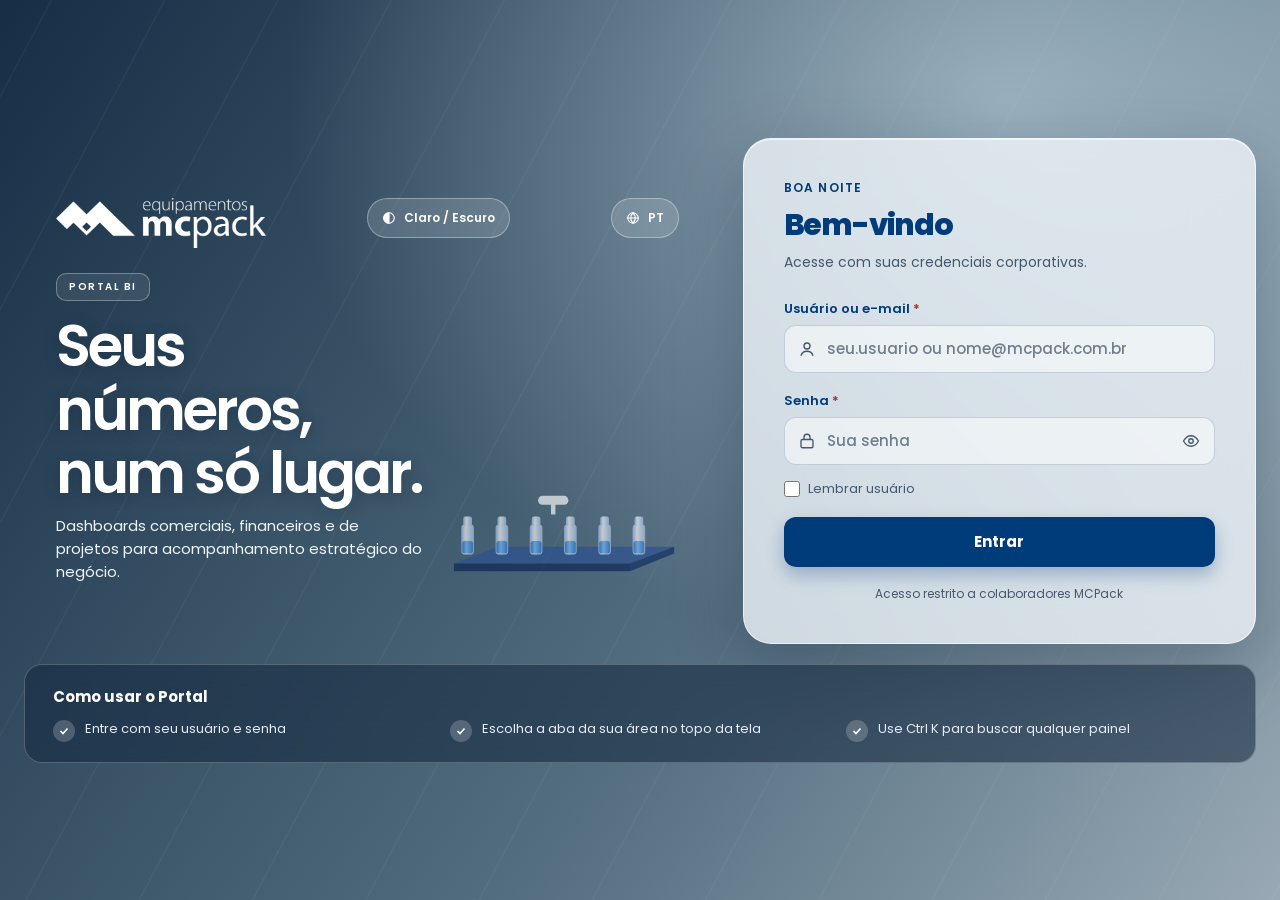
<file: index.html>
<!DOCTYPE html>
<html lang="pt-BR">
<head>
<meta charset="UTF-8">
<meta name="viewport" content="width=device-width, initial-scale=1.0">
<title>MCPack · Portal BI</title>
<link href="https://fonts.googleapis.com/css2?family=Poppins:wght@400;500;600;700;800&display=swap" rel="stylesheet">
<style>
  :root {
    --bg:#f3f6fb; --bg2:#e3ecf9; --white:#ffffff; --border:#dbe3ef;
    --navy:#144387; --navy2:#0e3169; --navy-dark:#0e3169;
    --text:#1f2a44; --muted:#5a6a85; --danger:#d6361f;
    --topbar-bg:#144387; --card-shadow:0 4px 16px rgba(14,49,105,0.08);
    --tab-hover:rgba(20,67,135,0.08);
    --input-bg:#e3ecf9; --input-bd:#b9cdea; --btn-bg:#144387; --btn-text:#ffffff;
    --loader-border:#dbe3ef; --loader-top:#144387; --head:#144387;
    --hero-bg:linear-gradient(120deg,#0e3169 0%,#144387 55%,#2f66bd 100%);
    --page-bg:linear-gradient(180deg,#e3ecf9 0%,#f3f6fb 60%);
  }
  [data-theme="dark"] {
    --bg:#0b1628; --bg2:#122241; --white:#122241; --border:#2a3d63;
    --navy:#4f86d9; --navy2:#2f66bd; --navy-dark:#2f66bd;
    --text:#e6ebf3; --muted:#9fb0cc; --danger:#f87171;
    --topbar-bg:#0e3169; --card-shadow:0 4px 16px rgba(0,0,0,0.4);
    --tab-hover:rgba(79,134,217,0.14);
    --input-bg:#1b2f52; --input-bd:#2a3d63; --btn-bg:#2f66bd; --btn-text:#ffffff;
    --loader-border:#2a3d63; --loader-top:#4f86d9; --head:#cfe0fb;
    --hero-bg:linear-gradient(120deg,#0a2350 0%,#0e3169 55%,#1f4a9e 100%);
    --page-bg:linear-gradient(180deg,#0b1628 0%,#0b1628 100%);
  }
  * { margin:0; padding:0; box-sizing:border-box; }
  html, body { height:100%; }
  body { font-family:'Poppins',system-ui,sans-serif; background:var(--bg); color:var(--text); transition:background 0.4s,color 0.4s; }
  button, input, select, textarea { font-family:inherit; }
  :focus-visible { outline:2px solid var(--navy); outline-offset:2px; }

  /* ===== LOGIN ===== */
  #login-screen { min-height:100vh; display:flex; align-items:center; justify-content:center; padding:40px 24px; background:var(--page-bg); }
  .login-wrap { width:100%; max-width:1180px; display:flex; flex-direction:column; gap:20px; }
  .login-row { display:flex; flex-wrap:wrap; gap:20px; }
  .hero { flex:1.25 1 520px; min-width:0; position:relative; overflow:hidden; border-radius:24px; padding:36px 40px; min-height:460px; display:flex; flex-direction:column; justify-content:space-between; gap:24px; color:#fff; background:radial-gradient(circle at 85% 20%,rgba(255,255,255,.16),transparent 45%),repeating-linear-gradient(135deg,rgba(255,255,255,.04) 0 2px,transparent 2px 22px),var(--hero-bg); box-shadow:0 10px 30px rgba(14,49,105,.25); }
  .hero-top { display:flex; justify-content:space-between; align-items:flex-start; gap:12px; flex-wrap:wrap; position:relative; }
  .hero-top img { width:150px; height:auto; display:block; }
  .hero-bottom { display:flex; flex-wrap:wrap; gap:24px; align-items:flex-end; justify-content:space-between; position:relative; }
  .hero-text { flex:1 1 240px; min-width:0; }
  .chip { display:inline-block; border:1px solid rgba(255,255,255,.35); background:rgba(255,255,255,.16); border-radius:999px; padding:5px 14px; font-size:11px; font-weight:700; letter-spacing:.08em; }
  .hero h2 { margin:14px 0 8px; font-size:2.2rem; line-height:1.1; font-weight:800; letter-spacing:-1px; color:#fff; }
  .hero p { font-size:15px; line-height:1.55; color:#dbe7fb; max-width:380px; }
  .hero-art { flex:0 0 auto; width:300px; max-width:100%; height:auto; opacity:.95; }
  .btn-theme { border:1px solid rgba(255,255,255,.35); background:rgba(255,255,255,.14); color:#fff; border-radius:999px; padding:0 14px; min-height:40px; font-size:12px; font-weight:600; cursor:pointer; display:inline-flex; align-items:center; gap:8px; transition:background .2s; }
  .btn-theme:hover { background:rgba(255,255,255,.24); }
  .btn-theme svg { width:14px; height:14px; }
  .login-card { flex:1 1 380px; min-width:0; background:var(--white); border:1px solid var(--border); border-top:4px solid var(--navy); border-radius:24px; padding:40px; box-shadow:0 12px 32px rgba(14,49,105,.12); display:flex; flex-direction:column; justify-content:center; animation:fadeUp .5s ease both; }
  @keyframes fadeUp { from{opacity:0;transform:translateY(14px)} to{opacity:1;transform:translateY(0)} }
  .login-greeting { font-size:12px; font-weight:600; color:var(--navy); text-transform:uppercase; letter-spacing:.1em; margin-bottom:6px; }
  .login-card h1 { font-size:26px; font-weight:800; color:var(--head); margin-bottom:4px; }
  .login-card .sub { font-size:14px; color:var(--muted); margin-bottom:26px; }
  .field { margin-bottom:18px; }
  .field label { display:block; font-size:13px; font-weight:600; color:var(--head); margin-bottom:6px; }
  .field .req { color:var(--danger); }
  .input-wrap { position:relative; }
  .input-wrap > svg.ico { position:absolute; left:14px; top:15px; width:18px; height:18px; color:var(--muted); pointer-events:none; }
  .field input { width:100%; height:48px; background:var(--input-bg); border:1.5px solid var(--input-bd); border-radius:12px; padding:0 14px 0 42px; color:var(--text); font-family:inherit; font-size:15px; font-weight:500; outline:none; transition:border-color .2s,box-shadow .2s,background .4s; }
  .field input:focus { border-color:var(--navy); box-shadow:0 0 0 3px rgba(79,134,217,.25); }
  .field input::placeholder { color:var(--muted); opacity:.75; }
  #input-pass { padding-right:48px; }
  .btn-eye { position:absolute; right:2px; top:2px; width:44px; height:44px; border:0; background:transparent; color:var(--muted); cursor:pointer; display:flex; align-items:center; justify-content:center; border-radius:10px; }
  .btn-eye svg { width:18px; height:18px; }
  .remember { display:flex; align-items:center; gap:8px; margin:-4px 0 18px; }
  .remember input { width:16px; height:16px; accent-color:var(--navy); cursor:pointer; }
  .remember label { font-size:13px; color:var(--muted); cursor:pointer; user-select:none; }
  #error-msg { background:rgba(214,54,31,.08); border:1px solid rgba(214,54,31,.28); border-radius:10px; padding:10px 14px; font-size:13px; color:var(--danger); margin-bottom:16px; display:none; }
  .btn-login { width:100%; height:50px; background:linear-gradient(135deg,var(--navy2),var(--navy)); color:var(--btn-text); border:none; border-radius:12px; font-size:15px; font-weight:700; cursor:pointer; transition:opacity .2s,transform .1s; box-shadow:0 8px 18px rgba(20,67,135,.32); }
  .btn-login:hover { opacity:.9; }
  .btn-login:active { transform:scale(.98); }
  .btn-login:disabled { opacity:.7; cursor:wait; }
  .login-foot { margin-top:18px; font-size:12px; color:var(--muted); text-align:center; }
  .howto { background:linear-gradient(135deg,#0e3169,#144387); color:#fff; border-radius:20px; padding:20px 28px; box-shadow:0 4px 16px rgba(14,49,105,.2); }
  .howto h3 { font-size:15px; font-weight:700; margin-bottom:12px; }
  .howto ul { list-style:none; display:grid; grid-template-columns:repeat(auto-fit,minmax(240px,1fr)); gap:16px; }
  .howto li { display:flex; gap:10px; align-items:flex-start; font-size:13px; line-height:1.45; color:#e3ecf9; }
  .howto li b { flex:none; width:22px; height:22px; border-radius:50%; background:rgba(255,255,255,.2); display:grid; place-items:center; }
  .howto li b svg { width:12px; height:12px; }

  /* ===== PORTAL ===== */
  /* ===== SHELL COM MENU LATERAL ===== */
  #app-screen { display:none; height:100vh; overflow:hidden; background:var(--page-bg); }
  .lat-side { display:flex; height:100vh; flex:0 0 auto; z-index:60; }
  .lat-rail { width:78px; flex:0 0 78px; background:#07183a; color:#fff; display:flex; flex-direction:column; align-items:center; padding:14px 0; gap:6px; }
  [data-theme="dark"] .lat-rail { background:#050f26; }
  #app-screen.mini .lat-rail { border-radius:0 24px 24px 0; }
  .lat-rail .sym { width:40px; height:auto; display:block; margin:2px 0 10px; background:none; border:0; padding:0; cursor:pointer; }
  .lat-rail .sym img { width:100%; display:block; }
  .lat-rail-btns { display:flex; flex-direction:column; gap:6px; align-items:center; width:100%; }
  .lat-rail .sp { flex:1; }
  .rb { width:62px; border:0; background:transparent; color:rgba(255,255,255,.7); display:flex; flex-direction:column; align-items:center; gap:4px; padding:9px 0 8px; border-radius:12px; font-size:9.5px; font-weight:500; cursor:pointer; font-family:inherit; }
  .rb svg { width:22px; height:22px; }
  .rb:hover { background:rgba(255,255,255,.08); color:#fff; }
  .rb.on { background:var(--navy2); color:#fff; box-shadow:inset 0 0 0 1px rgba(255,255,255,.2); }
  #app-screen.mini .lat-tg svg { transform:rotate(180deg); }
  .lat-panel { width:226px; flex:0 0 226px; background:repeating-linear-gradient(135deg,rgba(255,255,255,.04) 0 2px,transparent 2px 22px),var(--hero-bg); color:#fff; padding:20px 12px 14px; display:flex; flex-direction:column; gap:3px; border-radius:0 24px 24px 0; box-shadow:0 8px 24px rgba(14,49,105,.25); overflow:hidden; }
  #app-screen.mini .lat-panel { display:none; }
  .lat-plogo { padding:2px 12px 14px; }
  .lat-plogo img { width:150px; height:auto; display:block; }
  .lat-panel h4 { margin:2px 10px 12px; font-size:11px; font-weight:600; letter-spacing:.14em; text-transform:uppercase; opacity:.85; }
  .lat-nav { flex:1; overflow-y:auto; overflow-x:hidden; display:flex; flex-direction:column; gap:2px; scrollbar-width:thin; scrollbar-color:rgba(255,255,255,.3) transparent; }
  .lat-it { display:flex; align-items:center; gap:12px; min-height:40px; padding:0 12px; border-radius:12px; color:rgba(255,255,255,.9); font-size:13px; font-weight:500; cursor:pointer; border:0; background:transparent; width:100%; text-align:left; font-family:inherit; }
  .lat-it svg { width:19px; height:19px; flex:0 0 19px; }
  .lat-it:hover { background:rgba(255,255,255,.13); }
  .lat-it.on { background:#fff; color:#144387; font-weight:600; }
  .lat-it .lbl { overflow:hidden; text-overflow:ellipsis; white-space:nowrap; }
  .lat-user { display:flex; align-items:center; gap:10px; padding:8px 10px; border-radius:12px; background:rgba(255,255,255,.12); min-height:48px; margin-top:8px; overflow:hidden; }
  .lat-user .avatar { flex:0 0 34px; width:34px; height:34px; }
  .lat-user strong { display:block; font-size:12.5px; font-weight:600; color:#fff; overflow:hidden; text-overflow:ellipsis; white-space:nowrap; }
  .lat-user small { display:block; font-size:10.5px; color:rgba(255,255,255,.72); }
  .avatar.foto { background-size:cover; background-position:center; color:transparent; }
  .perfil { display:flex; align-items:center; gap:20px; flex-wrap:wrap; }
  .perfil .avatar-lg { width:88px; height:88px; flex:0 0 88px; border-radius:50%; background:var(--navy); color:#fff; font-size:28px; font-weight:700; display:flex; align-items:center; justify-content:center; text-transform:uppercase; background-size:cover; background-position:center; border:3px solid var(--bg2); }
  .perfil .avatar-lg.foto { color:transparent; }
  .perfil h2 { font-size:20px; font-weight:700; color:var(--head); margin:0 0 2px; }
  .perfil .sub { font-size:13px; color:var(--muted); margin-bottom:8px; }
  .pill { display:inline-flex; align-items:center; padding:3px 10px; border-radius:999px; font-size:11px; font-weight:600; background:var(--tab-hover); color:var(--navy); margin-right:6px; }
  .pill.ok { background:#e1f4e8; color:#17803d; }
  .chips { display:flex; flex-wrap:wrap; gap:8px; margin-top:8px; }
  .chip { display:inline-flex; flex-direction:column; background:var(--bg2); border:1px solid var(--border); border-radius:10px; padding:5px 12px; font-size:13px; font-weight:600; color:var(--text); }
  .chip small { font-size:10px; font-weight:500; color:var(--muted); text-transform:uppercase; letter-spacing:.05em; }
  .rh-sw-l { display:inline-flex; align-items:center; gap:10px; cursor:pointer; font-size:13px; }
  .modal .rh-sw-l { display:inline-flex; margin:0; }
  .modal .rh-sw input { padding:0; }
  .rh-sw { position:relative; width:44px; height:24px; flex:0 0 44px; }
  .rh-sw input { position:absolute; inset:0; opacity:0; margin:0; cursor:pointer; z-index:1; width:100%; height:100%; }
  .rh-sw i { position:absolute; inset:0; border-radius:999px; background:var(--input-bd); transition:background .2s; }
  .rh-sw i::after { content:""; position:absolute; top:3px; left:3px; width:18px; height:18px; border-radius:50%; background:#fff; transition:transform .2s; box-shadow:0 1px 3px rgba(0,0,0,.3); }
  .rh-sw input:checked + i { background:#17803d; }
  .rh-sw input:checked + i::after { transform:translateX(20px); }
  .rh-sw input:focus-visible + i { outline:2px solid var(--navy); outline-offset:2px; }
  .tiles { display:grid; grid-template-columns:repeat(auto-fit,minmax(260px,1fr)); gap:12px; margin-top:14px; }
  .tile { background:var(--white); border:1px solid var(--border); border-left:4px solid var(--navy); border-radius:12px; padding:14px 16px; display:flex; gap:12px; align-items:center; min-width:0; }
  .tile .ti { width:36px; height:36px; flex:0 0 36px; border-radius:10px; background:var(--tab-hover); color:var(--navy); display:grid; place-items:center; }
  .tile .ti svg { width:18px; height:18px; }
  .tile small { display:block; font-size:11px; color:var(--muted); text-transform:uppercase; letter-spacing:.05em; }
  .tile b { font-size:13.5px; font-weight:600; color:var(--text); word-break:break-word; }
  .tb-bar { display:flex; align-items:center; gap:10px; flex-wrap:wrap; margin-bottom:10px; }
  .tb-q { flex:1 1 260px; max-width:420px; height:38px; border:1px solid var(--input-bd); border-radius:10px; padding:0 12px; background:var(--white); color:var(--text); font-size:13px; font-family:inherit; }
  .tb-n { font-size:12px; color:var(--muted); }
  .tb-sp { flex:1; }
  .tb-limpar { border:0; background:none; color:var(--navy); font:inherit; font-weight:600; cursor:pointer; text-decoration:underline; padding:0; }
  .tb-th { display:flex; align-items:center; gap:4px; }
  .tb-sort { border:0; background:none; font:inherit; color:inherit; text-transform:inherit; letter-spacing:inherit; font-weight:inherit; cursor:pointer; padding:4px 0; display:inline-flex; align-items:center; gap:5px; text-align:left; }
  .tb-seta { font-size:9px; opacity:.55; }
  th[aria-sort="ascending"] .tb-seta, th[aria-sort="descending"] .tb-seta { opacity:1; color:var(--navy); }
  .tb-f { border:0; background:none; color:var(--muted); cursor:pointer; width:26px; height:26px; border-radius:6px; display:inline-grid; place-items:center; }
  .tb-f:hover, .tb-f:focus-visible { background:var(--tab-hover); color:var(--navy); }
  .tb-f.on { background:var(--navy); color:#fff; }
  .tb-chk { width:36px; }
  #tb-pop { position:fixed; z-index:1000; width:260px; background:var(--white); border:1px solid var(--border); border-radius:12px; box-shadow:0 12px 32px rgba(10,25,60,.22); padding:10px; display:flex; flex-direction:column; gap:8px; }
  #tb-pop input[type=search] { height:34px; border:1px solid var(--input-bd); border-radius:8px; padding:0 10px; font-size:13px; font-family:inherit; background:var(--white); color:var(--text); }
  #tb-pop label { display:flex; align-items:center; gap:8px; font-size:13px; color:var(--text); cursor:pointer; padding:3px 2px; }
  #tb-pop .tb-all { border-bottom:1px solid var(--border); padding-bottom:6px; font-weight:600; }
  #tb-pop .tb-list { max-height:220px; overflow:auto; }
  #tb-pop .tb-pop-f { display:flex; justify-content:space-between; gap:8px; }
  .pes-row { cursor:pointer; }
  .pes-row:hover td { background:var(--tab-hover); }
  .pes-row:focus-visible { outline:2px solid var(--navy); outline-offset:-2px; }
  .pes-filtro { min-height:32px; border:1px solid var(--input-bd); border-radius:8px; padding:0 8px; font-family:inherit; font-size:12px; background:var(--white); color:var(--text); }
  .rh-tabs { display:flex; gap:6px; border-bottom:1px solid var(--border); margin-bottom:12px; overflow-x:auto; }
  .rh-tab { border:0; background:none; font-family:inherit; font-size:13px; font-weight:600; color:var(--muted); padding:10px 14px; cursor:pointer; border-bottom:3px solid transparent; white-space:nowrap; min-height:44px; }
  .rh-tab.on { color:var(--navy); border-bottom-color:var(--navy); }
  .rh-tab .n { display:inline-block; min-width:18px; padding:0 6px; border-radius:999px; background:var(--tab-hover); color:var(--navy); font-size:11px; text-align:center; }
  .pes-n { display:flex; align-items:center; gap:10px; }
  .pes-n span:last-child { white-space:nowrap; }
  .pes-n .avatar { background:var(--navy); color:#fff; }
  .pes-n .avatar.foto { color:transparent; background-size:cover; background-position:center; }
  .lat-main { flex:1; min-width:0; height:100vh; display:flex; flex-direction:column; padding:12px 14px 12px 16px; gap:10px; overflow:hidden; }
  .lat-bar { display:flex; align-items:center; gap:12px; background:var(--white); border:1px solid var(--border); border-radius:16px; padding:0 18px; min-height:52px; box-shadow:var(--card-shadow); flex-shrink:0; }
  .lat-bar h2 { font-size:15px; font-weight:700; color:var(--head); margin:0; }
  .lat-bar span { font-size:12px; color:var(--muted); }
  .lat-burger { display:none; width:38px; height:38px; border-radius:10px; border:1px solid var(--input-bd); background:var(--white); color:var(--navy); cursor:pointer; align-items:center; justify-content:center; }
  .lat-burger svg { width:20px; height:20px; }
  .view { display:none; flex:1; min-height:0; flex-direction:column; }
  .view.on { display:flex; }
  #portal-screen { display:none; flex-direction:column; height:100vh; overflow:hidden; padding:10px 14px 12px; gap:10px; background:var(--page-bg); }
  .topbar { display:flex; align-items:center; gap:14px; flex-wrap:wrap; padding:8px 16px; border-radius:18px; color:#fff; flex-shrink:0; background:repeating-linear-gradient(135deg,rgba(255,255,255,.04) 0 2px,transparent 2px 22px),var(--hero-bg); box-shadow:0 8px 22px rgba(14,49,105,.22); }
  .topbar-left { display:flex; align-items:center; gap:12px; }
  .topbar-left img { height:46px; width:auto; display:block; }
  .topbar-label { font-size:10px; font-weight:600; letter-spacing:.1em; text-transform:uppercase; opacity:.9; border-left:1px solid rgba(255,255,255,.35); padding-left:12px; }
  .search-wrap { flex:1 1 200px; min-width:0; display:flex; justify-content:center; }
  .search-box { position:relative; width:100%; max-width:420px; }
  .search-box svg { position:absolute; left:14px; top:12px; width:16px; height:16px; color:#fff; pointer-events:none; }
  .search-box input { width:100%; height:40px; border-radius:999px; border:1px solid rgba(255,255,255,.3); background:rgba(255,255,255,.14); color:#fff; padding:0 64px 0 38px; font-family:inherit; font-size:13px; font-weight:500; outline:none; }
  .search-box input::placeholder { color:rgba(255,255,255,.75); }
  .search-box input:focus { background:rgba(255,255,255,.22); border-color:rgba(255,255,255,.6); }
  .search-box kbd { position:absolute; right:12px; top:9px; font-family:inherit; font-size:11px; font-weight:600; border:1px solid rgba(255,255,255,.4); border-radius:6px; padding:1px 7px; color:#fff; }
  .topbar-right { display:flex; align-items:center; gap:10px; margin-left:auto; flex-wrap:wrap; }
  .user-badge { display:flex; align-items:center; gap:10px; background:rgba(255,255,255,.14); border:1px solid rgba(255,255,255,.3); border-radius:999px; padding:3px 14px 3px 3px; min-height:40px; font-size:13px; }
  .avatar { width:32px; height:32px; border-radius:50%; background:#fff; color:#144387; font-weight:700; font-size:12px; display:flex; align-items:center; justify-content:center; text-transform:uppercase; }
  .user-badge strong { font-weight:600; color:#fff; }
  .btn-top { display:inline-flex; align-items:center; justify-content:center; line-height:1; white-space:nowrap; border:1px solid rgba(255,255,255,.3); background:rgba(255,255,255,.14); color:#fff; border-radius:999px; padding:0 16px; min-height:40px; font-size:13px; font-weight:600; cursor:pointer; transition:background .2s; }
  .btn-top:hover { background:rgba(255,255,255,.24); }
  .btn-top.on { background:#fff; color:#144387; border-color:#fff; }
  .btn-logout { width:40px; height:40px; border-radius:50%; border:1px solid rgba(255,255,255,.3); background:rgba(255,255,255,.14); color:#fff; cursor:pointer; display:flex; align-items:center; justify-content:center; transition:all .2s; }
  .btn-logout:hover { background:rgba(214,54,31,.85); border-color:transparent; }
  .btn-logout svg { width:18px; height:18px; }
  .nav-wrap { display:flex; align-items:center; gap:6px; background:var(--white); border:1px solid var(--border); border-radius:18px; padding:6px; box-shadow:var(--card-shadow); flex-shrink:0; }
  .nav-arrow { flex:0 0 40px; height:40px; border:0; border-radius:12px; background:var(--input-bg); color:var(--navy); cursor:pointer; display:flex; align-items:center; justify-content:center; }
  .nav-arrow:disabled { opacity:.35; cursor:default; }
  .nav-arrow svg { width:16px; height:16px; }
  .nav-bar { flex:1; min-width:0; display:flex; gap:6px; overflow-x:auto; scroll-behavior:smooth; scrollbar-width:none; }
  .nav-bar::-webkit-scrollbar { display:none; }
  .nav-tab { flex:0 0 auto; border:none; background:transparent; padding:0 18px; min-height:40px; border-radius:12px; color:var(--muted); font-size:13px; font-weight:600; cursor:pointer; white-space:nowrap; transition:all .18s; }
  .nav-tab:hover { color:var(--text); background:var(--tab-hover); }
  .nav-tab.active { background:linear-gradient(135deg,var(--navy2),var(--navy)); color:#fff; box-shadow:0 4px 10px rgba(20,67,135,.28); }
  .report-wrap { flex:1; display:flex; flex-direction:column; overflow:hidden; min-height:0; }
  .iframe-wrapper { flex:1; background:var(--white); border:1px solid var(--border); border-radius:18px; overflow:hidden; position:relative; min-height:0; box-shadow:var(--card-shadow); }
  .iframe-loader { position:absolute; inset:0; display:flex; flex-direction:column; align-items:center; justify-content:center; gap:14px; background:var(--white); z-index:2; transition:opacity .4s; }
  .loader-ring { width:36px; height:36px; border:3px solid var(--loader-border); border-top-color:var(--loader-top); border-radius:50%; animation:spin .8s linear infinite; }
  @keyframes spin { to{transform:rotate(360deg)} }
  .loader-text { font-size:13px; color:var(--muted); }
  #report-iframe { width:100%; height:100%; border:none; display:block; }

  /* ===== ADMIN ===== */
  #hub-screen { display:none; flex-direction:column; height:100vh; overflow:hidden; padding:10px 14px 12px; gap:10px; background:var(--page-bg); }
  .hubwrap { flex:1; display:flex; flex-direction:column; align-items:center; justify-content:center; gap:26px; padding:24px; overflow:auto; }
  .hubgrid { display:grid; grid-template-columns:repeat(auto-fit,minmax(210px,1fr)); gap:18px; width:100%; max-width:1240px; }
  .hubcard { text-align:left; background:var(--white); border:1px solid var(--border); border-top:4px solid var(--navy); border-radius:18px; padding:28px; display:flex; flex-direction:column; gap:10px; box-shadow:var(--card-shadow); color:var(--text); cursor:pointer; min-height:210px; font-family:inherit; transition:transform .15s, border-color .15s; }
  .hubcard:hover { border-color:var(--navy); transform:translateY(-2px); }
  .hubic { width:54px; height:54px; border-radius:14px; background:var(--bg2); color:var(--navy); display:grid; place-items:center; }
  .hubcard h3 { font-size:18px; font-weight:700; color:var(--head); margin:0; }
  .hubcard p { font-size:13px; color:var(--muted); margin:0; }
  .hubgo { margin-top:auto; font-weight:700; font-size:13px; color:var(--navy); }
  #rh-screen { display:none; flex-direction:column; height:100vh; overflow:hidden; padding:10px 14px 12px; gap:10px; background:var(--page-bg); }
  .rh-body { flex:1; overflow:auto; padding:4px 0 0; display:flex; flex-direction:column; gap:14px; }
  .rh-filtros { display:flex; gap:10px; flex-wrap:wrap; align-items:end; margin-bottom:12px; }
  .rh-filtros label { display:block; font-size:11px; font-weight:700; color:var(--muted); text-transform:uppercase; letter-spacing:.05em; margin-bottom:4px; }
  .rh-filtros input, .rh-filtros select { height:40px; border:1px solid var(--input-bd); border-radius:10px; padding:0 12px; background:var(--white); color:var(--text); font-size:13px; font-family:inherit; }
  .rh-vazio { padding:28px; text-align:center; color:var(--muted); font-size:14px; }
  .rh-dropz { border:2px dashed var(--navy); background:var(--bg2); border-radius:14px; padding:28px; text-align:center; color:var(--head); opacity:.75; }
  #admin-screen { display:none; flex-direction:column; height:100vh; overflow:hidden; padding:10px 14px 12px; gap:10px; background:var(--page-bg); }
  .admin-body { flex:1; overflow-y:auto; display:flex; flex-direction:column; gap:16px; }
  .admin-card { background:var(--white); border:1px solid var(--border); border-top:4px solid var(--navy); border-radius:18px; padding:22px; box-shadow:var(--card-shadow); }
  .admin-card-h { display:flex; align-items:center; justify-content:space-between; gap:12px; flex-wrap:wrap; font-size:16px; font-weight:700; color:var(--head); padding-bottom:12px; margin-bottom:12px; border-bottom:2px solid var(--border); }
  .table-scroll { overflow-x:auto; }
  .admin-table { width:100%; border-collapse:collapse; font-size:13px; }
  .admin-table th { text-align:left; padding:10px 12px; font-size:11px; font-weight:700; color:var(--head); background:var(--bg2); text-transform:uppercase; letter-spacing:.06em; white-space:nowrap; }
  .admin-table td { padding:12px; border-bottom:1px solid var(--border); color:var(--text); vertical-align:middle; }
  .admin-table tr:last-child td { border-bottom:none; }
  .admin-table tbody tr:hover td { background:var(--tab-hover); }
  .tag-admin { background:var(--navy); color:#fff; border-radius:999px; padding:2px 8px; font-size:10px; font-weight:700; margin-left:6px; }
  .badge-pages { display:flex; flex-wrap:wrap; gap:4px; }
  .badge-page { background:var(--tab-hover); color:var(--navy); border-radius:999px; padding:2px 10px; font-size:11px; font-weight:600; }
  .btn-edit, .btn-delete { background:transparent; border:1px solid var(--input-bd); border-radius:10px; padding:0 12px; min-height:36px; font-size:12px; font-weight:600; color:var(--muted); cursor:pointer; transition:all .2s; }
  .btn-delete { margin-left:4px; }
  .btn-edit:hover { border-color:var(--navy); color:var(--navy); }
  .btn-delete:hover { border-color:var(--danger); color:var(--danger); }
  .btn-add { background:linear-gradient(135deg,var(--navy2),var(--navy)); color:#fff; border:none; border-radius:12px; padding:0 18px; min-height:44px; font-size:13px; font-weight:600; cursor:pointer; transition:opacity .2s; }
  .btn-add:hover { opacity:.9; }
  .toggle-wrap { display:flex; align-items:center; gap:8px; }
  .toggle { position:relative; display:inline-block; width:38px; height:22px; flex-shrink:0; }
  .toggle input { opacity:0; width:0; height:0; }
  .toggle-slider { position:absolute; inset:0; background:#9aa6bd; border-radius:22px; cursor:pointer; transition:background .2s; }
  .toggle-slider:before { content:''; position:absolute; width:16px; height:16px; left:3px; bottom:3px; background:#fff; border-radius:50%; transition:transform .2s; }
  .toggle input:checked + .toggle-slider { background:#1f9d55; }
  .toggle input:checked + .toggle-slider:before { transform:translateX(16px); }
  .toggle input:focus-visible + .toggle-slider { outline:2px solid var(--navy); outline-offset:2px; }
  .toggle input:disabled + .toggle-slider { opacity:.45; cursor:not-allowed; }
  .toggle-label { font-size:12px; font-weight:600; }
  .toggle-label.ativo { color:#1f9d55; }
  .toggle-label.inativo { color:var(--muted); }

  /* ===== MODAL ===== */
  .modal-overlay { position:fixed; inset:0; background:rgba(7,18,40,.55); z-index:1000; display:none; align-items:center; justify-content:center; padding:16px; }
  .modal-overlay.active { display:flex; }
  .modal { background:var(--white); border:1px solid var(--border); border-top:4px solid var(--navy); border-radius:18px; padding:28px; width:520px; max-width:100%; max-height:86vh; overflow-y:auto; box-shadow:0 20px 60px rgba(0,0,0,.3); }
  .modal h3 { font-size:18px; font-weight:700; margin-bottom:20px; color:var(--head); }
  .modal .field { margin-bottom:14px; }
  .modal .field label { font-size:13px; font-weight:600; color:var(--head); display:block; margin-bottom:6px; }
  .modal .field input { padding:0 14px; }
  .pages-checkboxes { display:flex; flex-wrap:wrap; gap:8px; margin-top:6px; }
  .pages-checkboxes label { display:flex; align-items:center; gap:8px; font-size:13px; color:var(--text); cursor:pointer; background:var(--white); border:1.5px solid var(--input-bd); border-radius:12px; padding:8px 12px; min-height:40px; transition:all .15s; }
  .pages-checkboxes label:hover { border-color:var(--navy); }
  .pages-checkboxes label:has(input:checked) { border-color:var(--navy); background:var(--bg2); }
  .pages-checkboxes input[type=checkbox]:checked + span { color:var(--navy); font-weight:600; }
  .modal-footer { display:flex; gap:10px; justify-content:flex-end; margin-top:22px; }
  .btn-cancel { background:transparent; border:1.5px solid var(--input-bd); border-radius:12px; padding:0 18px; min-height:44px; font-size:13px; font-weight:600; color:var(--muted); cursor:pointer; }
  .btn-save { background:linear-gradient(135deg,var(--navy2),var(--navy)); color:#fff; border:none; border-radius:12px; padding:0 22px; min-height:44px; font-size:13px; font-weight:600; cursor:pointer; }

  /* ===== RESPONSIVO ===== */
  @media (max-width:820px) {
    .hero-art { display:none; }
    .hero { padding:24px 20px; min-height:0; }
    .hero h2 { font-size:1.7rem; }
    .login-card { padding:28px 22px; }
    .search-wrap { order:5; flex-basis:100%; }
    .topbar-label, .user-badge strong { display:none; }
    .user-badge { padding:3px; }
    .lat-burger { display:flex; }
    .lat-side { position:fixed; left:0; top:0; transform:translateX(-105%); transition:transform .22s ease; }
    .lat-tg { display:none !important; }
    #app-screen.mini .lat-panel { display:flex; }
    #app-screen.mini .lat-rail { border-radius:0; }
    #app-screen.open .lat-side { transform:none; }
    .lat-main { padding:10px; }
  }
  @media (prefers-reduced-motion:reduce) { * { animation:none !important; transition:none !important; } .loader-ring { animation:spin .8s linear infinite !important; } }

/* ===== MCPack | Liquid Glass — visual layer ===== */
:root{--navy:#003B7A;--navy2:#49609D;--navy-dark:#003B7A;--head:#003B7A;--bg:#eef1f5;--bg2:#edf1f6;--border:#dce2e9;--input-bg:#f7f9fb;--input-bd:#cbd5e1;--page-bg:linear-gradient(135deg,#e1e7ef,#f8fafc 55%,#e6ebf2);--card-shadow:0 8px 28px rgba(20,43,74,.07)}
[data-theme="dark"]{--navy:#8cbcf2;--navy2:#49609D;--head:#e0eafa;--page-bg:linear-gradient(135deg,#111b29,#1e2d40);--card-shadow:0 8px 28px #0003;--btn-text:#fff}
#login-screen{position:relative;isolation:isolate;overflow:hidden;background:linear-gradient(115deg,#10243b,#60798a 62%,#9baab5)}
#login-screen::before{content:"";position:absolute;inset:-10%;z-index:-2;background:radial-gradient(ellipse at 74% 18%,#d7e9f38c,transparent 45%),repeating-linear-gradient(118deg,#ffffff09 0px,#ffffff09 1px,transparent 2px,transparent 100px),linear-gradient(125deg,#0c233b,#536e80 58%,#aab8c2);animation:mcCoverDrift 26s ease-in-out infinite alternate}
@keyframes mcCoverDrift{from{transform:scale(1)}to{transform:scale(1.12) translate(-1%,1%)}}
.mc-cover-video{position:absolute;inset:0;width:100%;height:100%;object-fit:cover;z-index:-1;opacity:0;transition:opacity .8s;pointer-events:none}
.mc-cover-video.mc-ready{opacity:1}#login-screen:has(.mc-ready)::after{content:"";position:absolute;inset:0;z-index:-1;background:linear-gradient(90deg,#061b32b5,#142b4060 55%,#172c3a30);pointer-events:none}
.login-wrap{position:relative;max-width:1260px;gap:20px}.login-row{gap:32px;align-items:center}.hero{background:none;box-shadow:none;border-radius:0;padding:32px;min-height:440px}.hero h2{font-size:clamp(2.3rem,4.5vw,3.8rem);font-weight:600;letter-spacing:-.05em;text-shadow:0 2px 16px #10243b55}.hero p{color:#eef5fb;max-width:430px}.hero .chip{color:white;background:#ffffff16;border:1px solid #ffffff50;font-size:10px;letter-spacing:.15em}.hero-top img{width:210px;max-width:100%}.hero-art{opacity:.65;width:230px}#login-screen:has(.mc-ready) .hero-art{display:none}
.login-card{background:rgba(242,246,250,.78);backdrop-filter:blur(28px) saturate(125%);-webkit-backdrop-filter:blur(28px) saturate(125%);border:1px solid #ffffffa0;border-radius:28px;box-shadow:0 24px 70px #07182b44,inset 0 1px 0 #fff9;padding:40px;--head:#003B7A;--text:#18283d;--muted:#46586c;--navy:#003B7A;--input-bg:#ffffff85;--input-bd:#9eacbb80;--btn-text:#fff;--danger:#a13227}.login-card .btn-login{background:#003B7A}.login-card h1{font-size:30px;letter-spacing:-.04em}.login-card .field input{border-width:1px}.howto{background:#14283f90;backdrop-filter:blur(18px);-webkit-backdrop-filter:blur(18px);border:1px solid #ffffff38;box-shadow:none;border-radius:18px}
.lat-rail{background:#003B7A}.lat-panel{background:linear-gradient(155deg,#003B7A,#304f79);border-radius:0 20px 20px 0;box-shadow:8px 0 28px #142b4a15}.lat-plogo img{width:170px;max-width:100%}.lat-main{padding:16px;gap:12px}.lat-bar,.admin-card,.hubcard,.iframe-wrapper{border:1px solid var(--border);border-radius:19px;box-shadow:var(--card-shadow)}.lat-bar{min-height:56px;backdrop-filter:blur(16px)}.hubcard{padding:26px;min-height:220px;transition:transform .2s,box-shadow .2s,border-color .2s}.hubcard:hover{transform:translateY(-4px);box-shadow:0 15px 35px #003b7a20}.hubic{border:1px solid var(--border);border-radius:17px;background:var(--bg2)}.admin-card-h{border-bottom:1px solid var(--border)}.admin-table th{background:var(--bg2);text-transform:none;letter-spacing:.02em}.admin-table td{padding:13px 12px}.tile{border-left:1px solid var(--border);border-radius:16px}.modal{border-top:1px solid var(--border);border-radius:24px}.btn-add,.btn-save{background:#003B7A}.lat-it.on{color:#003B7A}.rb.on{background:#49609D}.report-wrap{min-height:0}
@media(max-width:820px){.hero{min-height:0;padding:12px}.login-card{padding:26px}.login-row{gap:16px}.lat-main{padding:10px}.hero h2{font-size:2rem}.hero-top img{width:160px}}
@media(prefers-reduced-motion:reduce){#login-screen::before{animation:none}.mc-cover-video{display:none!important}}

  /* Massagem: estilos isolados da interface existente */
  .well-wrap{width:100%;max-width:1100px;margin:0 auto;display:grid;gap:16px;padding:12px 0}
  .well-hero{display:flex;align-items:center;gap:20px;padding:26px}
  .well-icon{width:76px;height:76px;flex:none;border-radius:20px;background:var(--navy);color:#fff;display:grid;place-items:center}
  .well-icon svg{width:42px;height:42px}.well-hero h1{font-size:24px;color:var(--head);margin:0 0 6px}
  .well-wrap p{font-size:13px;color:var(--muted);margin:0;line-height:1.6}
  .well-tag{display:inline-block;font-size:11px;color:var(--muted);margin-top:8px}
  .well-grid{display:grid;grid-template-columns:repeat(2,minmax(0,1fr));gap:16px}
  .well-card{padding:24px;display:flex;flex-direction:column;gap:12px}
  .well-card h2{font-size:18px;margin:0;color:var(--head)}.well-card h3{font-size:14px;margin:8px 0 0;color:var(--head)}
  .well-note{background:var(--bg2);border:1px solid var(--border);border-radius:12px;padding:14px;font-size:13px;color:var(--text)}
  .well-schedule{border:1px solid var(--border);border-radius:15px;padding:14px;display:grid;gap:12px;background:var(--white)}
  .well-schedule-head{display:flex;align-items:center;gap:8px}.well-schedule-head .well-icon{width:46px;height:46px;border-radius:12px}.well-schedule-head .well-icon svg{width:25px;height:25px}.well-schedule-head strong{font-size:13px;color:var(--text)}.well-schedule-head p,.well-schedule p{font-size:12px;line-height:1.4}
  .well-stats{display:grid;grid-template-columns:repeat(2,minmax(0,1fr));gap:10px}.well-stats span{display:block;font-size:12px;color:var(--muted)}.well-stats strong{display:block;font-size:21px;font-weight:600;color:var(--navy);margin-top:5px}.well-schedule hr{border:0;border-top:1px solid var(--border);width:100%;margin:4px 0 8px}.well-schedule h3{margin:0;color:var(--text);font-weight:600}
  .well-slots{display:grid;grid-template-columns:repeat(4,minmax(0,1fr));gap:7px}
  .well-schedule .well-slots button:disabled{opacity:1;color:var(--navy);font-weight:600;padding:10px 2px;min-width:0;line-height:1.4;border-radius:8px;background:var(--white)}
  .well-slots button,.well-primary,.well-secondary{font:inherit;font-size:13px;border:1px solid var(--border);border-radius:10px;padding:12px;background:var(--white);color:var(--muted)}
  .well-primary{background:var(--navy);color:#fff;border-color:transparent}.well-wrap button:disabled{opacity:.65;cursor:not-allowed}
  @media(max-width:820px){.well-grid{grid-template-columns:1fr}.well-hero,.well-card{padding:18px}.well-icon{width:56px;height:56px}.well-icon svg{width:32px;height:32px}.well-hero h1{font-size:19px}}
</style>
<!-- Google Analytics -->
<script async src="https://www.googletagmanager.com/gtag/js?id=G-J61J4685WD"></script>
<script>
  window.dataLayer = window.dataLayer || [];
  function gtag(){dataLayer.push(arguments);}
  gtag('js', new Date());
  gtag('config', 'G-J61J4685WD');
</script>
<link rel="icon" type="image/png" href="[data-uri]">
<meta name="theme-color" content="#003B7A">
</head>
<body>
<!-- ===== CONFIGURAÇÃO ===== -->
<script>
  const EDGE_URL = "https://igsoruvlyvydocdfatde.supabase.co/functions/v1/portal-auth";
</script>
<!-- LOGIN -->
<div id="login-screen">
  <!-- Optional local video: upload capa-mcpack.mp4 alongside index.html. Fallback remains visible until video plays. -->
  <video class="mc-cover-video" muted loop playsinline preload="none" aria-hidden="true" onplaying="this.classList.add('mc-ready')" onerror="this.classList.remove('mc-ready')" id="mc-cover-video"></video>
  <div class="login-wrap">
    <div class="login-row">
      <section class="hero">
        <div class="hero-top">
          <img src="[data-uri]" alt="MCPack Equipamentos">
          <button type="button" class="btn-theme" onclick="alternarTema()"><svg viewBox="0 0 24 24" fill="none" stroke="currentColor" stroke-width="2" aria-hidden="true"><circle cx="12" cy="12" r="9"/><path d="M12 3a9 9 0 0 0 0 18z" fill="currentColor"/></svg>Claro / Escuro</button>
          <button type="button" class="btn-theme" data-lang-btn><svg viewBox="0 0 24 24" fill="none" stroke="currentColor" stroke-width="2" stroke-linecap="round" stroke-linejoin="round" aria-hidden="true"><circle cx="12" cy="12" r="9"/><path d="M3 12h18M12 3c2.6 2.8 3.9 5.8 3.9 9s-1.3 6.2-3.9 9c-2.6-2.8-3.9-5.8-3.9-9s1.3-6.2 3.9-9z"/></svg><span class="lang-cur">PT</span></button>
        </div>
        <div class="hero-bottom">
          <div class="hero-text">
            <span class="chip">PORTAL BI</span>
            <h2>Seus números,<br>num só lugar.</h2>
            <p>Dashboards comerciais, financeiros e de projetos para acompanhamento estratégico do negócio.</p>
          </div>
          <svg class="hero-art" viewBox="0 0 470 190" aria-hidden="true"><defs><linearGradient id="kkg" x1="0" x2="1"><stop offset="0" stop-color="#9fb8e0"/><stop offset=".35" stop-color="#ffffff"/><stop offset="1" stop-color="#a9c0e6"/></linearGradient><linearGradient id="kkl" x1="0" x2="1"><stop offset="0" stop-color="#2b7be0"/><stop offset=".4" stop-color="#7cc0ff"/><stop offset="1" stop-color="#2b7be0"/></linearGradient><clipPath id="kkb"><rect x="20" y="0" width="440" height="190"/></clipPath><g id="kkB"><rect x="-10" y="70" width="26" height="62" rx="8" fill="url(#kkg)"/><rect x="-6" y="54" width="18" height="20" rx="5" fill="url(#kkg)"/><rect x="-8" y="104" width="22" height="26" rx="5" fill="url(#kkl)"/></g></defs><path d="M10 150 L370 150 L460 116 L100 116 Z" fill="#2a4f93"/><path d="M10 150 L370 150 L370 166 L10 166 Z" fill="#0a2352"/><path d="M370 150 L460 116 L460 130 L370 166 Z" fill="#0d2a63"/><g clip-path="url(#kkb)"><g><animateTransform attributeName="transform" type="translate" values="0 0;70 0" dur="2.4s" repeatCount="indefinite"/><use href="#kkB" x="0"/><use href="#kkB" x="70"/><use href="#kkB" x="140"/><use href="#kkB" x="210"/><use href="#kkB" x="280"/><use href="#kkB" x="350"/></g></g><rect x="182" y="12" width="62" height="18" rx="9" fill="#fff"/><rect x="208.5" y="28" width="9" height="22" fill="#fff"/><circle cx="213" cy="40" r="3.5" fill="#5fb0ff"><animate attributeName="cy" values="42;100;100" keyTimes="0;0.12;1" dur="2.4s" begin="-0.15s" repeatCount="indefinite"/><animate attributeName="opacity" values="1;1;0;0" keyTimes="0;0.115;0.12;1" dur="2.4s" begin="-0.15s" repeatCount="indefinite"/></circle></svg>
        </div>
      </section>
      <section class="login-card">
        <div class="login-greeting" id="login-greeting">Bom dia</div>
        <h1>Bem-vindo</h1>
        <p class="sub">Acesse com suas credenciais corporativas.</p>
        <div class="field">
          <label for="input-user">Usuário ou e-mail <span class="req">*</span></label>
          <div class="input-wrap">
            <svg class="ico" viewBox="0 0 24 24" fill="none" stroke="currentColor" stroke-width="1.8" aria-hidden="true"><circle cx="12" cy="8" r="4"/><path d="M4 21c1-4 4-6 8-6s7 2 8 6"/></svg>
            <input type="text" id="input-user" placeholder="seu.usuario ou nome@mcpack.com.br" autocomplete="username" autocapitalize="none" spellcheck="false"/>
          </div>
        </div>
        <div class="field">
          <label for="input-pass">Senha <span class="req">*</span></label>
          <div class="input-wrap">
            <svg class="ico" viewBox="0 0 24 24" fill="none" stroke="currentColor" stroke-width="1.8" aria-hidden="true"><rect x="4" y="10" width="16" height="11" rx="2"/><path d="M8 10V7a4 4 0 0 1 8 0v3"/></svg>
            <input type="password" id="input-pass" placeholder="Sua senha" autocomplete="current-password"/>
            <button type="button" class="btn-eye" id="btn-eye" aria-label="Mostrar senha" onclick="alternarSenha()"><svg viewBox="0 0 24 24" fill="none" stroke="currentColor" stroke-width="1.8" aria-hidden="true"><path d="M2 12s4-7 10-7 10 7 10 7-4 7-10 7S2 12 2 12z"/><circle cx="12" cy="12" r="3"/></svg></button>
          </div>
        </div>
        <div class="remember">
          <input type="checkbox" id="remember-me">
          <label for="remember-me">Lembrar usuário</label>
        </div>
        <div id="error-msg" role="alert">Usuário ou senha incorretos.</div>
        <button class="btn-login" onclick="doLogin()">Entrar</button>
        <div class="login-foot">Acesso restrito a colaboradores MCPack</div>
      </section>
    </div>
    <div class="howto">
      <h3>Como usar o Portal</h3>
      <ul>
        <li><b><svg viewBox="0 0 24 24" fill="none" stroke="#fff" stroke-width="3.2" aria-hidden="true"><path d="M5 12l5 5 9-10"/></svg></b><span>Entre com seu usuário e senha</span></li>
        <li><b><svg viewBox="0 0 24 24" fill="none" stroke="#fff" stroke-width="3.2" aria-hidden="true"><path d="M5 12l5 5 9-10"/></svg></b><span>Escolha a aba da sua área no topo da tela</span></li>
        <li><b><svg viewBox="0 0 24 24" fill="none" stroke="#fff" stroke-width="3.2" aria-hidden="true"><path d="M5 12l5 5 9-10"/></svg></b><span>Use Ctrl K para buscar qualquer painel</span></li>
      </ul>
    </div>
  </div>
</div>
<!-- APP (menu lateral) -->
<div id="app-screen">
  <aside class="lat-side" id="lat-side">
    <div class="lat-rail">
      <button type="button" class="sym" title="Início" aria-label="Início" onclick="irParaInicio()"><img src="simbolo_mcpack_branco.png" alt="MCPack"></button>
      <div class="lat-rail-btns" id="lat-rail-btns"></div>
      <div class="sp"></div>
      <button type="button" class="rb lat-tg" id="lat-tg" title="Recolher / expandir o painel" aria-label="Recolher ou expandir o painel" onclick="alternarMenu()"><svg viewBox="0 0 24 24" fill="none" stroke="currentColor" stroke-width="2" stroke-linecap="round" stroke-linejoin="round" aria-hidden="true"><path d="M15 5l-7 7 7 7"/></svg><span>Painel</span></button>
      <button type="button" class="rb" title="Claro / Escuro" onclick="alternarTema()"><svg viewBox="0 0 24 24" fill="none" stroke="currentColor" stroke-width="2" stroke-linecap="round" stroke-linejoin="round" aria-hidden="true"><path d="M21 13A9 9 0 1 1 11 3a7 7 0 0 0 10 10z"/></svg><span>Tema</span></button>
      <button type="button" class="rb" data-lang-btn><svg viewBox="0 0 24 24" fill="none" stroke="currentColor" stroke-width="2" stroke-linecap="round" stroke-linejoin="round" aria-hidden="true"><circle cx="12" cy="12" r="9"/><path d="M3 12h18M12 3c2.6 2.8 3.9 5.8 3.9 9s-1.3 6.2-3.9 9c-2.6-2.8-3.9-5.8-3.9-9s1.3-6.2 3.9-9z"/></svg><span class="lang-cur">PT</span></button>
      <button type="button" class="rb" title="Sair" onclick="doLogout()"><svg viewBox="0 0 24 24" fill="none" stroke="currentColor" stroke-width="2" stroke-linecap="round" stroke-linejoin="round" aria-hidden="true"><path d="M9 4H5v16h4M16 8l4 4-4 4M20 12H9"/></svg><span>Sair</span></button>
    </div>
    <div class="lat-panel">
      <div class="lat-plogo"><img src="[data-uri]" alt="MCPack Equipamentos"></div>
      <h4 id="lat-ptitle"></h4>
      <nav class="lat-nav" id="lat-nav" aria-label="Menu principal"></nav>
      <div class="lat-user"><span class="avatar" id="user-avatar"></span><div><strong id="display-user"></strong><small id="user-role"></small></div></div>
    </div>
  </aside>
  <main class="lat-main">
    <div class="lat-bar">
      <button type="button" class="lat-burger" aria-label="Abrir menu" onclick="alternarMenu()"><svg viewBox="0 0 24 24" fill="none" stroke="currentColor" stroke-width="2" stroke-linecap="round" stroke-linejoin="round" aria-hidden="true"><path d="M4 6h16M4 12h16M4 18h16"/></svg></button>
      <h2 id="lat-title"></h2><span id="lat-sub"></span>
    </div>
    <section class="view" id="view-home">
      <div class="hubwrap">
        <div style="text-align:center">
          <div class="login-greeting" id="hub-greeting"></div>
          <h1 style="font-size:28px;font-weight:800;color:var(--head);margin:0 0 6px" id="hub-title"></h1>
          <p style="color:var(--muted);font-size:14px;margin:0">Para onde você quer ir?</p>
        </div>
        <div class="hubgrid" id="hub-cards"></div>
      </div>
    </section>
    <section class="view" id="view-dash">
      <div class="report-wrap">
        <div class="iframe-wrapper">
          <div class="iframe-loader" id="iframe-loader">
            <div class="loader-ring"></div>
            <div class="loader-text">Carregando dashboard...</div>
          </div>
          <iframe id="report-iframe" allowfullscreen></iframe>
        </div>
      </div>
    </section>
    <section class="view" id="view-rh"><div class="rh-body" id="rh-content"></div></section>
    <section class="view" id="view-massagem"><div class="rh-body" id="massagem-content"></div></section>
    <section class="view" id="view-admin">
      <div class="admin-body">
        <div class="admin-card">
          <div class="admin-card-h">Usuários cadastrados <button class="btn-add" onclick="abrirModalAdd()">+ Novo usuário</button></div>
          <div class="table-scroll">
            <table class="admin-table">
              <thead><tr><th>Usuário</th><th>Status</th><th>Páginas liberadas</th><th>Ações</th></tr></thead>
              <tbody id="users-tbody"></tbody>
            </table>
          </div>
        </div>
      </div>
    </section>
  </main>
</div>
<!-- MODAL -->
<div class="modal-overlay" id="modal-overlay">
  <div class="modal" role="dialog" aria-modal="true" aria-labelledby="modal-title">
    <h3 id="modal-title">Editar usuário</h3>
    <div class="field"><label for="modal-usuario" id="modal-usuario-label">E-mail (será o usuário de acesso)</label><input type="text" id="modal-usuario" placeholder="nome@mcpack.com.br" autocapitalize="none" spellcheck="false"/></div>
    <div class="field"><label for="modal-senha">Senha (deixe em branco para não alterar)</label><input type="password" id="modal-senha" placeholder="nova senha"/></div>
    <div class="field">
      <label>Páginas liberadas</label>
      <div class="pages-checkboxes" id="pages-checkboxes"></div>
    </div>
    <div class="modal-footer">
      <button class="btn-cancel" onclick="fecharModal()">Cancelar</button>
      <button class="btn-save" onclick="salvarUsuario()">Salvar</button>
    </div>
  </div>
</div>
<script>
// ── Estado global ──
let currentUser = null;
let currentToken = null;
let currentPages = [];
let editingUser = null;
let allPages = [];
// ── Tema ──
function aplicarTema() {
  const h = new Date().getHours();
  let manual = null;
  try { manual = localStorage.getItem("mcpack_theme"); } catch {}
  const isDia = manual ? manual === "light" : (h >= 6 && h < 18);
  const greeting = document.getElementById("login-greeting");
  if (isDia) {
    document.documentElement.removeAttribute("data-theme");
  } else {
    document.documentElement.setAttribute("data-theme", "dark");
  }
  if (greeting) {
    if (h >= 6 && h < 12) greeting.textContent = "Bom dia";
    else if (h >= 12 && h < 18) greeting.textContent = "Boa tarde";
    else greeting.textContent = "Boa noite";
  }
}
aplicarTema();
setInterval(aplicarTema, 60000);
function alternarTema() {
  const escuro = document.documentElement.getAttribute("data-theme") === "dark";
  try { localStorage.setItem("mcpack_theme", escuro ? "light" : "dark"); } catch {}
  aplicarTema();
}
function alternarSenha() {
  const i = document.getElementById("input-pass");
  const mostrar = i.type === "password";
  i.type = mostrar ? "text" : "password";
  document.getElementById("btn-eye").setAttribute("aria-label", mostrar ? "Ocultar senha" : "Mostrar senha");
}
function esc(s) {
  return String(s == null ? "" : s).replace(/[&<>"']/g, c => ({ "&":"&amp;", "<":"&lt;", ">":"&gt;", '"':"&quot;", "'":"&#39;" }[c]));
}
// ── Login ──
async function doLogin() {
  const u = document.getElementById("input-user").value.trim().toLowerCase();
  const p = document.getElementById("input-pass").value.trim();
  const err = document.getElementById("error-msg");
  const btn = document.querySelector(".btn-login");
  const remember = document.getElementById("remember-me").checked;
  if (!u || !p) { err.style.display = "block"; err.textContent = "Preencha usuário e senha."; return; }
  btn.textContent = "Entrando...";
  btn.disabled = true;
  err.style.display = "none";
  try {
    const resp = await fetch(EDGE_URL, {
      method: "POST",
      headers: { "Content-Type": "application/json" },
      body: JSON.stringify({ action: "login", username: u, password: p })
    });
    const data = await resp.json();
    if (!resp.ok || data.error) {
      err.style.display = "block";
      err.textContent = data.error || "Usuário ou senha incorretos.";
      return;
    }
    currentToken = data.token;
    currentUser = data.username;
    currentPages = data.paginas || [];
    if (remember) localStorage.setItem("mcpack_remember_user", u);
    else localStorage.removeItem("mcpack_remember_user");
    localStorage.setItem("mcpack_token", currentToken);
    localStorage.setItem("mcpack_page", "");
    trackLogin(currentUser);
    iniciarPortal(null);
  } catch (e) {
    err.style.display = "block";
    err.textContent = "Erro de conexão. Tente novamente.";
  } finally {
    btn.textContent = "Entrar";
    btn.disabled = false;
  }
}
document.addEventListener("keydown", e => {
  if (e.key === "Enter" && document.getElementById("login-screen").style.display !== "none") doLogin();
});
// ── Verificar sessão salva ──
async function carregarSessao() {
  const token = localStorage.getItem("mcpack_token");
  const savedUser = localStorage.getItem("mcpack_remember_user");
  if (savedUser) document.getElementById("input-user").value = savedUser;
  if (!token) return;
  try {
    const resp = await fetch(EDGE_URL, {
      method: "POST",
      headers: { "Content-Type": "application/json", "Authorization": "Bearer " + token },
      body: JSON.stringify({ action: "verify" })
    });
    const data = await resp.json();
    if (!resp.ok || data.error) { localStorage.removeItem("mcpack_token"); return; }
    currentToken = token;
    currentUser = data.username;
    currentPages = data.paginas || [];
    const lastPage = localStorage.getItem("mcpack_page");
    iniciarPortal(lastPage || null);
  } catch (e) {
    localStorage.removeItem("mcpack_token");
  }
}
// ── Portal ──
function iniciarPortal(paginaInicial) {
  document.getElementById("login-screen").style.display = "none";
  document.getElementById("display-user").textContent = currentUser;
  document.getElementById("user-avatar").textContent = (currentUser || "?").split(/[.\s_-]+/).filter(Boolean).slice(0, 2).map(p => p[0]).join("");
  const target = paginaInicial && currentPages.find(p => p.key === paginaInicial)
    ? paginaInicial
    : (currentPages[0] ? currentPages[0].key : null);
  rhDetectar().then(() => {
    document.getElementById("user-role").textContent = isAdmin() ? "Administrador" : (rhNome || "");
    construirMenu();
    try { if (window.innerWidth > 820 && localStorage.getItem("mcpack_menu_mini") === "1") document.getElementById("app-screen").classList.add("mini"); } catch (e) {}
    document.getElementById("app-screen").style.display = "flex";
    decidirEntrada(target);
  });
}
function isAdmin() {
  if (!currentToken) return false;
  try {
    const payload = JSON.parse(atob(currentToken.split('.')[1]));
    return payload.is_admin === true;
  } catch { return false; }
}
let paginaAtual = null;
function abrirPagina(key) {
  const pg = currentPages.find(p => p.key === key);
  if (!pg) return;
  mostrarView("dash", pg.label, "Dashboards");
  marcarAtivo("dash:" + key);
  const loader = document.getElementById("iframe-loader");
  const iframe = document.getElementById("report-iframe");
  if (paginaAtual === key && iframe.getAttribute("src")) return;
  paginaAtual = key;
  localStorage.setItem("mcpack_page", key);
  trackPage(pg.label, currentUser);
  loader.style.opacity = "1"; loader.style.display = "flex";
  // Microfone (ditado por voz) só para o chat do agente; os demais iframes não recebem a permissão
  let isAgent = false;
  try { isAgent = pg.tipo === "html" && AGENT_ORIGINS.includes(new URL(pg.base).origin); } catch {}
  if (isAgent) iframe.setAttribute("allow", "microphone"); else iframe.removeAttribute("allow");
  iframe.src = pg.tipo === "html" ? pg.base + "?u=" + encodeURIComponent(currentUser) : pg.base + "&pageName=" + pg.pageName;
  iframe.onload = () => {
    setTimeout(() => {
      loader.style.opacity = "0";
      setTimeout(() => loader.style.display = "none", 400);
    }, 1500);
  };
}
function doLogout() {
  localStorage.removeItem("mcpack_token");
  localStorage.removeItem("mcpack_page");
  currentToken = null; currentUser = null; currentPages = [];
  paginaAtual = null;
  document.getElementById("report-iframe").src = "";
  document.getElementById("app-screen").style.display = "none";
  document.getElementById("app-screen").classList.remove("open");
  rhAreas = []; rhNome = null; hubTarget = null;
  document.getElementById("login-screen").style.display = "flex";
  const savedUser = localStorage.getItem("mcpack_remember_user");
  document.getElementById("input-user").value = savedUser || "";
  document.getElementById("input-pass").value = "";
  if (savedUser) setTimeout(() => document.getElementById("input-pass").focus(), 100);
}
// ── Área do RH (rh-api) ──
const RH_URL = "https://igsoruvlyvydocdfatde.supabase.co/functions/v1/rh-api";
let rhAreas = [];
let rhTipos = [];
async function rhCall(action, extra) {
  const resp = await fetch(RH_URL, {
    method: "POST",
    headers: { "Content-Type": "application/json", "Authorization": "Bearer " + currentToken },
    body: JSON.stringify(Object.assign({ action }, extra || {}))
  });
  const data = await resp.json();
  if (!resp.ok || !data.ok) throw new Error(data.error || "Erro");
  return data;
}
let rhNome = null, rhFoto = null;
let hubTarget = null;
function iniciaisDe(nome) { return String(nome || "?").split(/[.\s_-]+/).filter(Boolean).slice(0, 2).map(p => p[0]).join(""); }
function aplicarFoto(el, url) {
  if (!el) return;
  if (url) { el.style.backgroundImage = 'url("' + url + '")'; el.classList.add("foto"); }
  else { el.style.backgroundImage = ""; el.classList.remove("foto"); }
}
async function rhDetectar() {
  rhAreas = []; rhNome = null; rhFoto = null;
  try {
    const d = await rhCall("me");
    rhAreas = d.areas || [];
    rhNome = d.nome || null;
    rhFoto = d.foto || null;
  } catch (e) { rhAreas = []; }
  aplicarFoto(document.getElementById("user-avatar"), rhFoto);
}
const RH_ABAS = [
  { key: "meus", label: "Meus documentos", area: "colaborador", modo: "colab", icone: "doc" },
  { key: "dados", label: "Meus dados", area: "colaborador", modo: "colab", icone: "id" },
  { key: "pessoas", label: "Pessoas", area: "rh_pessoas", modo: "rh", icone: "people" },
  { key: "docs", label: "Documentos", area: "rh_documentos", modo: "rh", icone: "up" },
  { key: "consolidado", label: "Consolidado", area: "rh_consolidado", modo: "rh", icone: "list" },
  { key: "artes", label: "Central de Artes", area: "rh_editar", modo: "rh", icone: "people" }
];
// ── Shell: menu lateral e views ──
const ICONES = {
  wellness: '<path d="M12 11.5 6.6 6.3a3.1 3.1 0 0 1 4.4-4.4L12 3l1-1.1a3.1 3.1 0 0 1 4.4 4.4z"/><path d="M3 13v4l5 4h8l5-4v-4M3 13l3-1 4 4h4l4-4 3 1M8 21v-2m8 2v-2"/>',
  home: '<path d="M3 11l9-8 9 8"/><path d="M5 10v10h14V10"/>',
  user: '<circle cx="12" cy="8" r="4"/><path d="M4 21c0-4 4-7 8-7s8 3 8 7"/>',
  doc: '<path d="M14 3H6v18h12V7z"/><path d="M14 3v4h4"/>',
  id: '<rect x="3" y="5" width="18" height="14" rx="2"/><circle cx="9" cy="11" r="2"/><path d="M14 10h4M14 14h4M6 16c.5-1.5 5.5-1.5 6 0"/>',
  people: '<path d="M16 21v-2a4 4 0 0 0-4-4H6a4 4 0 0 0-4 4v2"/><circle cx="9" cy="7" r="4"/><path d="M22 21v-2a4 4 0 0 0-3-3.9M16 3.1a4 4 0 0 1 0 7.8"/>',
  up: '<path d="M12 16V4M7 9l5-5 5 5M4 20h16"/>',
  list: '<path d="M8 6h13M8 12h13M8 18h13M3 6h.01M3 12h.01M3 18h.01"/>',
  chart: '<path d="M4 20V10M10 20V4M16 20v-7M22 20H2"/>',
  shield: '<path d="M12 3l8 3v6c0 5-3.5 8-8 9-4.5-1-8-4-8-9V6l8-3z"/><path d="M9 12l2 2 4-4"/>',
  chev: '<path d="M6 9l6 6 6-6"/>',
  mail: '<rect x="3" y="5" width="18" height="14" rx="2"/><path d="M3 7l9 6 9-6"/>',
  phone: '<path d="M5 3h4l2 5-2.5 1.5a11 11 0 0 0 6 6L16 13l5 2v4a2 2 0 0 1-2 2A16 16 0 0 1 3 5a2 2 0 0 1 2-2z"/>',
  cal: '<rect x="3" y="5" width="18" height="16" rx="2"/><path d="M3 10h18M8 3v4M16 3v4"/>',
  build: '<path d="M4 21V7l8-4 8 4v14M9 21v-6h6v6"/>',
  brief: '<rect x="3" y="7" width="18" height="13" rx="2"/><path d="M9 7V4h6v3M3 13h18"/>',
  cam: '<path d="M4 8h3l2-3h6l2 3h3v12H4z"/><circle cx="12" cy="13" r="3.5"/>'
};
function svgIcone(n) { return '<svg viewBox="0 0 24 24" fill="none" stroke="currentColor" stroke-width="2" stroke-linecap="round" stroke-linejoin="round" aria-hidden="true">' + (ICONES[n] || "") + '</svg>'; }
// Prévia visual: sem dados pessoais ou operações de reserva. Não é autorização de API.
function massagemPreviewPermitida() { return !!currentToken && String(currentUser || "").toLowerCase() === "lucas.souza" && isAdmin(); }
function entradasDisponiveis() {
  const e = [];
  if (rhAreas.includes("colaborador")) e.push("colab");
  if (rhAreas.some(a => a.startsWith("rh_"))) e.push("rh");
  if (currentPages.length) e.push("dash");
  if (isAdmin()) e.push("admin");
  if (massagemPreviewPermitida()) e.push("massagem");
  return e;
}
let menuGrupo = null, menuAtivo = null;
function gruposMenu() {
  const abas = m => RH_ABAS.filter(a => a.modo === m && rhAreas.includes(a.area)).map(a => ({ k: "rh:" + a.key, l: a.label, i: a.icone, fn: () => rhAbrirAba(a.key) }));
  const g = [];
  const colab = abas("colab"), rh = abas("rh");
  if (colab.length) g.push({ k: "colab", t: "Portal do Colaborador", r: "Colab.", i: "user", itens: colab });
  if (rh.length) g.push({ k: "rh", t: "Área do RH", r: "RH", i: "people", itens: rh });
  if (currentPages.length) g.push({ k: "dash", t: "Dashboards", r: "Dashb.", i: "chart", itens: [...currentPages].sort((a, b) => a.label.localeCompare(b.label, "pt-BR", { sensitivity: "base" })).map(pg => ({ k: "dash:" + pg.key, l: pg.label, i: "chart", fn: () => abrirPagina(pg.key) })) });
  if (isAdmin()) g.push({ k: "admin", t: "Administração", r: "Admin", i: "shield", itens: [{ k: "admin", l: "Usuários e acessos", i: "shield", fn: irParaAdmin }] });
  if (massagemPreviewPermitida()) g.push({ k: "massagem", t: "Massagem", r: "Mass.", i: "wellness", itens: [{ k: "massagem", l: "Massagem e bem-estar", i: "wellness", fn: abrirMassagem }] });
  const az = (a,b) => a.localeCompare(b, "pt-BR", { sensitivity: "base", numeric: true });
  g.forEach(grupo => grupo.itens.sort((a,b) => az(a.l,b.l)));
  return g.sort((a,b) => az(a.t,b.t));
}
function grupoDaChave(k) {
  if (k === "home") return "home";
  if (k === "admin") return "admin";
  if (k === "massagem") return "massagem";
  if (k.startsWith("dash:")) return "dash";
  if (k.startsWith("rh:")) { const a = RH_ABAS.find(x => x.key === k.slice(3)); return a ? a.modo : null; }
  return null;
}
function irParaInicio() { if (entradasDisponiveis().length >= 2) mostrarHub(); else { const g = gruposMenu()[0]; if (g) g.itens[0].fn(); } }
function abrirGrupo(k) { const g = gruposMenu().find(x => x.k === k); if (!g) return; menuGrupo = k; renderMenu(); fecharMenuMobile(); g.itens[0].fn(); }
function construirMenu() {
  const gs = gruposMenu();
  const box = document.getElementById("lat-rail-btns");
  box.innerHTML = "";
  const btn = (k, rot, ic, fn) => {
    const b = document.createElement("button");
    b.type = "button"; b.className = "rb"; b.dataset.g = k; b.title = rot;
    b.innerHTML = svgIcone(ic) + "<span></span>"; b.querySelector("span").textContent = rot;
    b.onclick = fn; box.appendChild(b);
  };
  if (entradasDisponiveis().length >= 2) btn("home", "Início", "home", () => { fecharMenuMobile(); mostrarHub(); });
  gs.forEach(g => btn(g.k, g.r, g.i, () => abrirGrupo(g.k)));
  if (!menuGrupo || (menuGrupo !== "home" && !gs.find(g => g.k === menuGrupo))) menuGrupo = gs[0] ? gs[0].k : null;
  renderMenu();
}
function renderMenu() {
  const gs = gruposMenu();
  document.querySelectorAll("#lat-rail-btns .rb").forEach(b => b.classList.toggle("on", b.dataset.g === menuGrupo));
  const nav = document.getElementById("lat-nav");
  nav.innerHTML = "";
  const item = (k, label, icone, fn) => {
    const b = document.createElement("button");
    b.type = "button"; b.className = "lat-it" + (k === menuAtivo ? " on" : ""); b.dataset.k = k; b.title = label;
    b.innerHTML = svgIcone(icone) + '<span class="lbl"></span>';
    b.querySelector(".lbl").textContent = label;
    b.onclick = () => { fecharMenuMobile(); fn(); };
    nav.appendChild(b);
  };
  if (menuGrupo === "home") {
    document.getElementById("lat-ptitle").textContent = "Atalhos";
    gs.forEach(g => item("g:" + g.k, g.t, g.i, () => abrirGrupo(g.k)));
  } else {
    const g = gs.find(x => x.k === menuGrupo);
    document.getElementById("lat-ptitle").textContent = g ? g.t : "";
    if (g) g.itens.forEach(i => item(i.k, i.l, i.i, i.fn));
  }
  const on = nav.querySelector(".lat-it.on");
  if (on && on.scrollIntoView) on.scrollIntoView({ block: "nearest" });
}
function marcarAtivo(k) {
  menuAtivo = k;
  const g = grupoDaChave(k);
  if (g) menuGrupo = g;
  renderMenu();
}
function mostrarView(nome, titulo, sub) {
  document.querySelectorAll("#app-screen .view").forEach(v => v.classList.toggle("on", v.id === "view-" + nome));
  document.getElementById("lat-title").textContent = titulo || "";
  document.getElementById("lat-sub").textContent = sub || "";
}
function alternarMenu() {
  const app = document.getElementById("app-screen");
  if (window.innerWidth <= 820) { app.classList.toggle("open"); return; }
  const mini = app.classList.toggle("mini");
  try { localStorage.setItem("mcpack_menu_mini", mini ? "1" : "0"); } catch (e) {}
}
function fecharMenuMobile() { document.getElementById("app-screen").classList.remove("open"); }
function decidirEntrada(target) {
  hubTarget = target;
  const ent = entradasDisponiveis();
  if (ent.length >= 2) return mostrarHub();
  if (ent[0] === "colab") return irParaRH("colab");
  if (ent[0] === "rh") return irParaRH("rh");
  if (ent[0] === "admin") return irParaAdmin();
  if (ent[0] === "massagem") return abrirMassagem();
  entrarDashboards();
}
function entrarDashboards() {
  const t = hubTarget && currentPages.find(p => p.key === hubTarget) ? hubTarget : (currentPages[0] ? currentPages[0].key : null);
  if (t) abrirPagina(t);
}
function mostrarHub() {
  mostrarView("home", "Início", "");
  marcarAtivo("home");
  const h = new Date().getHours();
  document.getElementById("hub-greeting").textContent = h < 12 ? "Bom dia" : h < 18 ? "Boa tarde" : "Boa noite";
  const nomeCurto = rhNome ? rhNome.split(" ")[0] : currentUser;
  document.getElementById("hub-title").textContent = "Olá, " + nomeCurto;
  const defs = {
    colab: { t: "Portal do Colaborador", d: "Holerites, documentos e dados cadastrais.", i: "user", fn: "irParaRH('colab')" },
    rh: { t: "Área do RH", d: "Cadastro de pessoas, documentos e consolidado.", i: "people", fn: "irParaRH('rh')" },
    admin: { t: "Administração", d: "Usuários, acessos e páginas liberadas.", i: "shield", fn: "irParaAdmin()" },
    dash: { t: "Dashboards", d: "Indicadores comerciais, financeiros e de operação.", i: "chart", fn: "entrarDashboards()" },
    massagem: { t: "Massagem", d: "Agende seu horário semanal de bem-estar.", i: "wellness", fn: "abrirMassagem()" }
  };
  document.getElementById("hub-cards").innerHTML = entradasDisponiveis().sort((a,b) => defs[a].t.localeCompare(defs[b].t, "pt-BR", { sensitivity: "base", numeric: true })).map(k => {
    const d = defs[k];
    return '<button class="hubcard" onclick="' + d.fn + '"><span class="hubic">' + svgIcone(d.i).replace("<svg ", '<svg width="30" height="30" ') + '</span><h3>' + d.t + '</h3><p>' + d.d + '</p><span class="hubgo">Abrir →</span></button>';
  }).join("");
}
let massagemTimer=null;
function abrirMassagem() {
  if (!massagemPreviewPermitida()) return;
  mostrarView("massagem", "Massagem e bem-estar", "");
  marcarAtivo("massagem");
  fecharMenuMobile();
  const c = document.getElementById("massagem-content");
  c.innerHTML = `<div class="well-wrap">
    <div class="admin-card well-hero"><div class="well-icon">${svgIcone("wellness")}</div><div><h1>Massagem e bem-estar</h1><p>Programa de qualidade de vida MCPack</p><span class="well-tag">Prévia de desenvolvimento</span></div></div>
    <div class="admin-card well-card" id="massagem-status" role="status"><strong>Consultando agenda…</strong></div>
    <div class="well-grid" id="massagem-grid" style="display:none">
      <div class="admin-card well-card"><h2>Agendar massagem</h2><p>Atendimentos normalmente às terças-feiras.</p><div class="well-schedule"><div class="well-schedule-head"><div class="well-icon">${svgIcone("wellness")}</div><div><strong>Massagem e bem-estar</strong><p>Terças-feiras · 09h às 13h</p></div></div><div class="well-stats"><div><span>Duração por atendimento</span><strong>15 min</strong></div><div><span>Vagas por dia</span><strong>16</strong></div></div><hr><h3>Horários</h3><div class="well-slots" id="massagem-slots"></div><p>Último atendimento: 12h45 às 13h.</p></div><button class="well-primary" type="button" disabled>Confirmar agendamento</button><button class="well-secondary" type="button" disabled>Não desejo agendar</button></div>
      <div class="admin-card well-card"><h2>Meu agendamento</h2><p>Nenhum agendamento confirmado.</p><button class="well-secondary" type="button" disabled>Adicionar ao Outlook</button><button class="well-secondary" type="button" disabled>Cancelar agendamento</button><h3>Como funciona</h3><p>Os participantes da reunião de autocuidado terão prioridade por um período limitado. Depois, os horários restantes serão liberados aos demais colaboradores.</p></div>
    </div>
    <div class="admin-card well-card" id="massagem-renata" style="display:none"><h2>Agenda de atendimentos</h2><p>Prévia da visão da Renata. Nenhum dado real disponível.</p><div class="well-note">A lista de reservas será exibida aqui após a integração. O acesso independente da Renata ainda não está habilitado.</div></div>
  </div>`;
  clearInterval(massagemTimer);
  massagemCarregarStatus(c);
  massagemTimer=setInterval(()=>{if(!document.getElementById("view-massagem").classList.contains("on")||!massagemPreviewPermitida()){clearInterval(massagemTimer);return;}massagemCarregarStatus(c);},15000);
}
async function massagemCarregarStatus(c) {
  const status=c.querySelector("#massagem-status"),grid=c.querySelector("#massagem-grid"),renata=c.querySelector("#massagem-renata"),slots=c.querySelector("#massagem-slots");
  if(!status||!grid||!slots)return;
  try {
    const r=await fetch("https://igsoruvlyvydocdfatde.supabase.co/functions/v1/massagem-api",{
      method:"POST",headers:{"Content-Type":"application/json","Authorization":"Bearer "+currentToken},body:JSON.stringify({action:"status"})
    });
    const d=await r.json();
    if(!r.ok||!d.ok)throw new Error("Falha de consulta");
    if(!status.isConnected||!massagemPreviewPermitida())return;
    const title=document.createElement("strong"),p=document.createElement("p");
    if(!d.week){
      grid.style.display="none";renata.style.display="none";slots.replaceChildren();
      title.textContent=d.phase==="waiting"?"Aguardando a reunião de autocuidado":"Horários de massagem encerrados";
      p.textContent="Novos horários serão disponibilizados somente após a reunião de autocuidado prevista para "+rhFmtData(d.next_meeting)+", às 08h30.";
    }else{
      grid.style.display="";renata.style.display="";
      const livres=Array.isArray(d.available_slots)?d.available_slots.filter(i=>Number.isInteger(i)&&i>=0&&i<16):[];
      title.textContent=livres.length?"Agenda de "+rhFmtData(d.week.date):"Não há horários disponíveis";
      p.textContent=livres.length?livres.length+" de 16 horários disponíveis. Reservas bloqueadas nesta prévia.":"Novos horários após o próximo autocuidado, previsto para "+rhFmtData(d.next_meeting)+".";
      slots.replaceChildren(...livres.map(i=>{const b=document.createElement("button");b.type="button";b.disabled=true;b.textContent=String(9+Math.floor(i/4)).padStart(2,"0")+":"+String(i%4*15).padStart(2,"0");return b;}));
      if(!livres.length){const empty=document.createElement("p");empty.textContent="Nenhum horário disponível.";slots.append(empty);}
    }
    status.replaceChildren(title,p);
  }catch{
    if(status.isConnected){grid.style.display="none";renata.style.display="none";slots.replaceChildren();status.textContent="Não foi possível consultar a agenda. Tente novamente.";}
  }
}
function rhFmtData(v) { if (!v) return "—"; const d = new Date(v.length === 10 ? v + "T00:00:00" : v); return isNaN(d) ? "—" : d.toLocaleDateString("pt-BR"); }
function rhTipoLabel(k) { const t = rhTipos.find(x => x.key === k); return t ? t.label : k; }
async function irParaRH(modo) {
  const a = RH_ABAS.find(x => x.modo === modo && rhAreas.includes(x.area));
  if (a) rhAbrirAba(a.key);
}
async function rhAbrirAba(key) {
  const a = RH_ABAS.find(x => x.key === key);
  if (!a || !rhAreas.includes(a.area) || (key === "artes" && !rhAreas.includes("rh_pessoas"))) return;
  mostrarView("rh", a.label, a.modo === "rh" ? "Área do RH" : "Portal do Colaborador");
  marcarAtivo("rh:" + key);
  const c = document.getElementById("rh-content");
  c.innerHTML = '<div class="rh-vazio">Carregando…</div>';
  if (!rhTipos.length) { try { rhTipos = (await rhCall("tipos")).tipos; } catch (e) {} }
  const fn = { meus: rhRenderMeus, dados: rhRenderDados, pessoas: rhRenderPessoas, docs: rhRenderDocs, consolidado: rhRenderConsolidado, artes: rhRenderArtes }[key];
  fn(c).catch(e => { c.innerHTML = '<div class="admin-card"><div class="rh-vazio">' + esc(e.message) + '</div></div>'; });
}
async function rhAbrirDoc(id) {
  const w = window.open("", "_blank");
  try {
    const d = await rhCall("documento_url", { id });
    if (w) w.location = d.url; else window.location = d.url;
  } catch (e) { if (w) w.close(); alert(e.message); }
}
async function rhRenderMeus(c) {
  const { documentos } = await rhCall("meus_documentos");
  c.innerHTML = '<div class="admin-card"><div class="admin-card-h">Meus documentos</div>' + (documentos.length ? '<div id="rh-meus-tb"></div>' : '<div class="rh-vazio">Nenhum documento publicado ainda.</div>') + '</div>';
  if (documentos.length) rhTbMount(document.getElementById("rh-meus-tb"), rhCfgDocs(documentos.map(d => ({ ...d, status: "publicado" })), false, "meus_documentos", null));
}
// Colunas da tabela de documentos de uma pessoa (colaborador ou card do RH).
function rhCfgDocs(docs, rh, nome, pessoa) {
  return {
    nome, rows: docs, sort: { i: 0, dir: "desc" },
    docId: d => d.id, docNome: d => rhTipoLabel(d.tipo_key) + "_" + (d.competencia || "") + (pessoa ? "_" + pessoa : ""),
    cols: [
      { label: "Competência", get: d => rhMesLabel(d.competencia), sortv: d => d.competencia, html: d => '<strong>' + esc(rhMesLabel(d.competencia)) + '</strong>' },
      { label: "Tipo", get: d => rhTipoLabel(d.tipo_key) },
      { label: rh ? "Situação" : "Status", get: d => rh ? (RH_STATUS_DOC[d.status] || d.status) + (d.status === "publicado" && !d.visto_em ? " · não visto" : "") : (d.visto_em ? "Visto" : "Novo"),
        html: d => rh ? esc(RH_STATUS_DOC[d.status] || d.status) + (d.status === "publicado" && !d.visto_em ? ' <span class="tag-admin">NÃO VISTO</span>' : '') : (d.visto_em ? "Visto" : '<span class="tag-admin">NOVO</span>') },
      { label: "Publicado em", get: d => d.publicado_em ? rhFmtData(d.publicado_em) : "", sortv: d => d.publicado_em || "" },
      { label: "Ação", get: () => "", nofilter: true, exp: false, html: d => '<button class="btn-edit" onclick="rhAbrirDoc(\'' + d.id + '\')">Abrir PDF</button>' }
    ]
  };
}
function rhPrepararFoto(file) {
  return new Promise((res, rej) => {
    if (!file || !/^image\//.test(file.type)) return rej(new Error("Escolha um arquivo de imagem (JPG ou PNG)."));
    const img = new Image(), u = URL.createObjectURL(file);
    img.onload = () => {
      const t = 384, l = Math.min(img.width, img.height), cv = document.createElement("canvas");
      cv.width = cv.height = t;
      cv.getContext("2d").drawImage(img, (img.width - l) / 2, (img.height - l) / 2, l, l, 0, 0, t, t);
      URL.revokeObjectURL(u);
      res(cv.toDataURL("image/jpeg", 0.85).split(",")[1]);
    };
    img.onerror = () => { URL.revokeObjectURL(u); rej(new Error("Não foi possível ler esta imagem. Use JPG ou PNG.")); };
    img.src = u;
  });
}
async function rhEnviarFoto(file, employeeId) {
  const b64 = await rhPrepararFoto(file);
  return await rhCall("foto_enviar", employeeId ? { employee_id: employeeId, jpg_b64: b64 } : { jpg_b64: b64 });
}
async function rhTrocarMinhaFoto(inp) {
  const msg = document.getElementById("rh-foto-msg");
  try {
    msg.textContent = "Enviando…";
    const r = await rhEnviarFoto(inp.files[0], null);
    rhFoto = r.foto_url;
    aplicarFoto(document.getElementById("user-avatar"), rhFoto);
    aplicarFoto(document.getElementById("rh-avatar-lg"), rhFoto);
    msg.textContent = r.odoo === "ok" ? "Foto atualizada no portal e no Odoo." : "Foto atualizada no portal. Não foi possível gravar no Odoo agora (" + r.odoo + ").";
  } catch (e) { msg.textContent = e.message; }
  inp.value = "";
}
function rhAniv(v) { return v || "—"; }
function rhTempoEmpresa(inicio, fim) {
  const parse = v => { const m = /^(\d{4})-(\d{2})-(\d{2})/.exec(String(v || "")); if (!m) return null; const d = new Date(+m[1], +m[2]-1, +m[3], 12); return d.getFullYear() === +m[1] && d.getMonth() === +m[2]-1 && d.getDate() === +m[3] ? d : null; };
  const a = parse(inicio), hoje = new Date(), b = fim ? parse(fim) : new Date(hoje.getFullYear(), hoje.getMonth(), hoje.getDate(),12);
  if (!a || !b || b < a) return "—";
  let meses = (b.getFullYear()-a.getFullYear())*12+b.getMonth()-a.getMonth();
  const marco = n => { const d = new Date(a.getFullYear(),a.getMonth()+n,1,12); d.setDate(Math.min(a.getDate(),new Date(d.getFullYear(),d.getMonth()+1,0).getDate())); return d; };
  if (marco(meses)>b) meses--;
  const c=marco(meses), dias=Math.round((Date.UTC(b.getFullYear(),b.getMonth(),b.getDate())-Date.UTC(c.getFullYear(),c.getMonth(),c.getDate()))/86400000);
  const anos=Math.floor(meses/12), m=meses%12;
  return [anos ? anos+(anos===1?" ano":" anos") : "",m ? m+(m===1?" mês":" meses") : "",dias || (!anos&&!m) ? dias+(dias===1?" dia":" dias") : ""].filter(Boolean).join(", ");
}

// Cabeçalho + cartões de dados, usado em "Meus dados" e no card do funcionário (RH).
function rhPerfilHtml(d, opt) {
  const campos = [["mail", "E-mail corporativo", d.work_email], ["phone", "Telefone", d.telefone_trabalho || d.celular], ["cal", "Admissão", d.data_admissao ? rhFmtData(d.data_admissao) : null], ["cal", "Nascimento", d.data_nascimento ? rhFmtData(d.data_nascimento) : d.aniversario], ["cal", "Tempo de empresa", rhTempoEmpresa(d.data_admissao, d.data_saida)]];
  if (opt.rh) {
    if (d.data_saida) campos.push(["cal", "Saída", rhFmtData(d.data_saida)]);
    campos.push(["id", "Acesso ao portal", d.portal ? d.portal.username + (d.portal.ativo ? "" : " (inativo)") : "Sem acesso"]);
  }
  const ativo = d.active !== false;
  const chip = (k, v) => v ? '<span class="chip"><small>' + k + '</small>' + esc(v) + '</span>' : "";
  const status = opt.editar
    ? '<label class="rh-sw-l" title="Clique para ' + (ativo ? "inativar" : "reativar") + '"><span class="rh-sw"><input type="checkbox" ' + (ativo ? "checked " : "") + 'onclick="event.preventDefault();rhModalEditar(' + (!ativo) + ')" aria-label="Situação do funcionário"><i></i></span><b>' + (ativo ? "Ativo" : "Inativo") + '</b></label>'
    : (ativo ? '<span class="pill ok">Ativo</span>' : '<span class="pill">Inativo</span>');
  return '<div class="admin-card"><div class="perfil"><div class="avatar-lg" id="rh-avatar-lg">' + esc(iniciaisDe(d.name)) + '</div><div style="min-width:0;flex:1"><h2>' + esc(d.name) + '</h2><div class="chips">' + chip("Cargo", d.cargo_oficial || d.job_title) + chip("Departamento", d.department_name) + chip("Gestor", d.gestor_nome) + chip("Matrícula", d.matricula) + '</div><div style="margin-top:10px">' + status + '</div></div><div style="margin-left:auto;text-align:right;display:flex;flex-direction:column;gap:8px;align-items:flex-end">' +
    (opt.editar ? '<button type="button" class="btn-save" style="min-height:38px" onclick="rhModalEditar()">Editar dados</button>' : '') +
    '<label class="btn-edit" style="display:inline-flex;align-items:center;gap:8px;cursor:pointer">' + svgIcone("cam").replace("<svg ", '<svg width="16" height="16" ') + 'Trocar foto<input type="file" accept="image/*" hidden onchange="' + opt.fotoFn + '"></label><div id="rh-foto-msg" style="font-size:12px;color:var(--muted);max-width:260px"></div></div></div></div>' +
    '<div class="tiles">' + campos.map(x => '<div class="tile"><span class="ti">' + svgIcone(x[0]) + '</span><div><small>' + x[1] + '</small><b>' + esc(x[2] || "—") + '</b></div></div>').join("") + '</div>';
}
let rhMeus = null;
function rhDesenharMeus() {
  const c = document.getElementById("rh-content"), d = rhMeus.dados;
  c.innerHTML = rhPerfilHtml(d, { fotoFn: "rhTrocarMinhaFoto(this)" }) +
    rhBlocosDocs(rhMeus.documentos, rhMeus.aba, "rhMeus.aba='%K';rhDesenharMeus()", false, null) +
    '<p style="margin:12px 4px;font-size:12px;color:var(--muted)">Dados do cadastro da empresa, somente leitura. Para corrigir algo, fale com o RH. A foto você mesmo(a) pode trocar.</p>';
  aplicarFoto(document.getElementById("rh-avatar-lg"), d.foto_url || rhFoto);
  rhBlocosMontar();
}
async function rhRenderDados(c) {
  const { dados } = await rhCall("meus_dados");
  if (!dados) { c.innerHTML = '<div class="admin-card"><div class="rh-vazio">Seu cadastro ainda não foi encontrado.</div></div>'; return; }
  let documentos = [];
  try { documentos = (await rhCall("meus_documentos")).documentos.map(d => ({ ...d, status: "publicado" })); } catch (e) {}
  rhMeus = { dados, documentos, aba: "holerite" };
  rhDesenharMeus();
}
let rhPessoasFiltro = "ativos";
let rhPessoasCache = null;
async function rhRenderPessoas(c) {
  const { pessoas } = await rhCall("pessoas_list");
  rhPessoasCache = pessoas;
  rhDesenharPessoas(c);
}
function rhDesenharPessoas(c) {
  c = c || document.getElementById("rh-content");
  const todas = rhPessoasCache || [], f = rhPessoasFiltro;
  const lista = todas.filter(p => f === "todos" || (f === "ativos" ? p.active : !p.active));
  const semMat = todas.filter(p => !p.matricula && p.active).length, nAtivos = todas.filter(p => p.active).length;
  const opt = (v, t) => '<option value="' + v + '"' + (f === v ? " selected" : "") + '>' + t + '</option>';
  c.innerHTML = '<div class="admin-card"><div class="admin-card-h">Pessoas <span style="display:flex;gap:10px;align-items:center;flex-wrap:wrap"><select aria-label="Filtrar por situação" class="pes-filtro" onchange="rhPessoasFiltro=this.value;rhDesenharPessoas()">' + opt("ativos", "Ativos") + opt("arquivados", "Inativos") + opt("todos", "Todos") + '</select><span class="badge-page">' + nAtivos + ' ativos · ' + semMat + ' sem matrícula</span></span></div><div id="rh-pes-tb"></div><p style="margin-top:12px;font-size:12px;color:var(--muted)">Clique em uma pessoa para abrir o cadastro dela. Somente leitura por enquanto, exceto a foto.</p></div>';
  const portalTxt = p => p.portal ? p.portal.username + (p.portal.ativo ? "" : " · inativo") : "sem acesso";
  rhTbMount(document.getElementById("rh-pes-tb"), {
    nome: "pessoas", rows: lista,
    rowAttr: p => ' class="pes-row" tabindex="0" role="button" onclick="rhAbrirPessoa(' + p.id + ')" onkeydown="if(event.key===\'Enter\'||event.key===\' \'){event.preventDefault();rhAbrirPessoa(' + p.id + ')}"',
    cols: [
      { label: "Matrícula", num: true, get: p => p.matricula || "", html: p => '<strong>' + esc(p.matricula || "—") + '</strong>' },
      { label: "Nome", get: p => p.name, html: p => '<div class="pes-n"><span class="avatar' + (p.foto_url ? " foto" : "") + '"' + (p.foto_url ? ' style="background-image:url(\'' + p.foto_url + '\')"' : "") + '>' + esc(iniciaisDe(p.name)) + '</span><span>' + esc(p.name) + '</span></div>' },
      { label: "Departamento", get: p => p.department_name || "" },
      { label: "Nascimento", get: p => p.data_nascimento ? rhFmtData(p.data_nascimento) : (p.aniversario || ""), sortv: p => p.data_nascimento || "" },
      { label: "Admissão", get: p => p.data_admissao ? rhFmtData(p.data_admissao) : "", sortv: p => p.data_admissao || "", html: p => p.data_admissao ? rhFmtData(p.data_admissao) : "—" },
      { label: "Tempo de empresa", get: p => rhTempoEmpresa(p.data_admissao, p.data_saida), sortv: p => p.data_admissao ? String(Math.max(0, Math.round((new Date(p.data_saida || new Date()) - new Date(p.data_admissao))/86400000))).padStart(7,"0") : "" },
      { label: "Demissão", get: p => p.data_saida ? rhFmtData(p.data_saida) : "", sortv: p => p.data_saida || "", html: p => p.data_saida ? rhFmtData(p.data_saida) : "—" },
      { label: "Status", get: p => p.active ? "Ativo" : "Inativo", html: p => '<span class="toggle-label ' + (p.active ? "ativo" : "inativo") + '">' + (p.active ? "Ativo" : "Inativo") + '</span>' },
      { label: "Portal", get: portalTxt, html: p => p.portal ? '<span class="badge-page">' + esc(p.portal.username) + (p.portal.ativo ? "" : " · inativo") + '</span>' : '<span class="badge-page" style="color:var(--danger)">sem acesso</span>' }
    ]
  });
}
const RH_STATUS_DOC = { publicado: "Publicado", rascunho: "Rascunho" };
let rhPessoaAtual = null;
async function rhAbrirPessoa(id) {
  const c = document.getElementById("rh-content");
  c.innerHTML = '<div class="rh-vazio">Carregando…</div>';
  try {
    const r = await rhCall("pessoa_get", { id });
    rhPessoaAtual = { id, dados: r.dados, documentos: r.documentos, aba: "holerite", pode_editar: !!r.pode_editar, motivos: r.motivos || [] };
    rhDesenharPessoa();
  } catch (e) { c.innerHTML = '<div class="admin-card"><div class="rh-vazio">' + esc(e.message) + '</div></div>'; }
}
// Blocos de documentos por tipo (Holerite, 13º, Férias, Folha de ponto, Comprovantes, Certificados, Avaliação, PDI…).
let rhBlocoCfg = null;
function rhBlocosDocs(docs, aba, setJs, rh, pessoa) {
  const tipos = rhTipos.slice().sort((x, y) => (x.ordem || 0) - (y.ordem || 0));
  const conta = k => docs.filter(d => d.tipo_key === k).length;
  const ativa = tipos.some(x => x.key === aba) ? aba : (tipos.find(x => conta(x.key))?.key || (tipos[0] && tipos[0].key));
  const abas = tipos.map(x => '<button type="button" class="rh-tab' + (ativa === x.key ? " on" : "") + '" role="tab" aria-selected="' + (ativa === x.key) + '" onclick="' + setJs.replace("%K", x.key) + '">' + esc(x.label) + ' <span class="n">' + conta(x.key) + '</span></button>').join("");
  const ls = docs.filter(d => d.tipo_key === ativa);
  rhBlocoCfg = ls.length ? rhCfgDocs(ls, rh, "documentos_" + ativa, pessoa) : null;
  const corpo = ls.length ? '<div id="rh-bloco-tb"></div>' : '<div class="rh-vazio">Nenhum documento de ' + esc((tipos.find(x => x.key === ativa) || {}).label || "este tipo") + ' ainda.</div>';
  return '<div class="admin-card" style="margin-top:14px"><div class="admin-card-h">Documentos</div><div class="rh-tabs" role="tablist">' + abas + '</div>' + corpo + '</div>';
}
function rhBlocosMontar() { const el = document.getElementById("rh-bloco-tb"); if (el && rhBlocoCfg) rhTbMount(el, rhBlocoCfg); }
function rhDesenharPessoa() {
  const p = rhPessoaAtual, c = document.getElementById("rh-content");
  c.innerHTML = '<div style="margin:0 0 10px"><button type="button" class="btn-edit" onclick="rhAbrirAba(\'pessoas\')">← Voltar para Pessoas</button></div>' +
    rhPerfilHtml(p.dados, { rh: true, editar: p.pode_editar, fotoFn: "rhTrocarFotoCard(this)" }) +
    (p.documentos ? rhBlocosDocs(p.documentos, p.aba, "rhPessoaAtual.aba='%K';rhDesenharPessoa()", true, p.dados.name) : '<div class="admin-card" style="margin-top:14px"><div class="rh-vazio">Você não tem permissão para ver os documentos desta pessoa.</div></div>');
  aplicarFoto(document.getElementById("rh-avatar-lg"), p.dados.foto_url);
  rhBlocosMontar();
}
// ── ADM do RH: editar dados e chave Ativo/Inativo (corta ou religa o acesso) ──
function rhModalAbrir(titulo, corpo, okTxt, okFn) {
  rhModalFechar();
  const o = document.createElement("div");
  o.className = "modal-overlay active"; o.id = "rh-modal";
  o.innerHTML = '<div class="modal" role="dialog" aria-modal="true" aria-labelledby="rh-modal-t"><h3 id="rh-modal-t">' + esc(titulo) + '</h3>' + corpo +
    '<div id="rh-modal-err" role="alert" style="color:var(--danger);font-size:13px;margin-top:10px;display:none"></div>' +
    '<div class="modal-footer"><button type="button" class="btn-cancel" onclick="rhModalFechar()">Cancelar</button><button type="button" class="btn-save" id="rh-modal-ok">' + esc(okTxt) + '</button></div></div>';
  o.addEventListener("mousedown", e => { if (e.target === o) rhModalFechar(); });
  document.body.appendChild(o);
  document.getElementById("rh-modal-ok").onclick = async () => {
    const b = document.getElementById("rh-modal-ok"), er = document.getElementById("rh-modal-err");
    b.disabled = true; er.style.display = "none"; const t0 = b.textContent; b.textContent = "Salvando…";
    try { await okFn(); rhModalFechar(); }
    catch (e) { er.textContent = e.message || String(e); er.style.display = "block"; b.disabled = false; b.textContent = t0; }
  };
  const f = o.querySelector("input,select"); if (f) f.focus();
}
function rhModalFechar() { const o = document.getElementById("rh-modal"); if (o) o.remove(); }
async function rhRecarregarPessoa() {
  const p = rhPessoaAtual, r = await rhCall("pessoa_get", { id: p.id });
  p.dados = r.dados; p.documentos = r.documentos; p.pode_editar = !!r.pode_editar; p.motivos = r.motivos || [];
  rhPessoasCache = null;
  rhDesenharPessoa();
}
function rhModalEditar(ligar) {
  const p = rhPessoaAtual, d = p.dados, eraAtivo = d.active !== false, alvo = ligar === undefined ? eraAtivo : !!ligar;
  const f = (id, lb, v, ph, tp) => '<div class="field"><label for="' + id + '">' + lb + '</label><input type="' + (tp || "text") + '" id="' + id + '" value="' + esc(v || "") + '" placeholder="' + (ph || "") + '"/></div>';
  const mot = '<option value="">— sem motivo —</option>' + p.motivos.map(m => '<option value="' + esc(m.id) + '">' + esc(m.label || m.name) + '</option>').join("");
  const hoje = new Date().toISOString().slice(0, 10);
  rhModalAbrir("Editar " + d.name,
    '<div style="margin:0 0 18px"><label class="rh-sw-l"><span class="rh-sw"><input type="checkbox" id="rhe-ativo"' + (alvo ? " checked" : "") + ' onchange="rhModalSituacao()"><i></i></span><b id="rhe-ativo-t"></b></label></div>' +
    '<div id="rhe-saida" style="display:none"><div class="field"><label for="rhe-dsaida">Data de desligamento *</label><input type="date" id="rhe-dsaida" value="' + esc(d.data_saida || hoje) + '"/></div>' +
    '<div class="field"><label for="rhe-mot">Motivo</label><select id="rhe-mot" style="width:100%;min-height:44px;border:1.5px solid var(--input-bd);border-radius:12px;padding:0 12px;font:inherit">' + mot + '</select></div>' +
    '<p style="font-size:12px;color:var(--muted)">Ao salvar, o funcionário é arquivado no Odoo e o acesso ao portal é cortado. Histórico e documentos são mantidos.</p></div>' +
    '<div id="rhe-campos">' + f("rhe-mail", "E-mail corporativo", d.work_email, "nome@mcpack.com.br", "email") +
    f("rhe-tel", "Telefone de trabalho", d.telefone_trabalho) + f("rhe-cel", "Celular", d.celular) +
    f("rhe-cargo", "Cargo", d.job_title || d.cargo_oficial) + f("rhe-mat", "Matrícula", d.matricula) +
    f("rhe-aniv", "Aniversário (dd/mm)", d.aniversario, "ex.: 25/11") + f("rhe-adm", "Data de admissão", d.data_admissao, "", "date") +
    '<p style="font-size:12px;color:var(--muted)">E-mail, telefone, celular, cargo e matrícula são gravados no Odoo. Aniversário e admissão ficam só no portal. Departamento e gestor ainda se alteram no Odoo.</p></div>',
    "Salvar", async () => {
      const v = id => document.getElementById(id).value.trim(), liga = document.getElementById("rhe-ativo").checked;
      let dt = null;
      if (eraAtivo && !liga) { dt = v("rhe-dsaida"); if (!dt) throw new Error("Informe a data de desligamento."); }
      const campos = { work_email: v("rhe-mail"), telefone_trabalho: v("rhe-tel"), celular: v("rhe-cel"), job_title: v("rhe-cargo"), matricula: v("rhe-mat"), aniversario: v("rhe-aniv"), data_admissao: v("rhe-adm") };
      const orig = { work_email: d.work_email, telefone_trabalho: d.telefone_trabalho, celular: d.celular, job_title: d.job_title || d.cargo_oficial, matricula: d.matricula, aniversario: d.aniversario, data_admissao: d.data_admissao };
      if (Object.keys(campos).some(k => (campos[k] || "") !== (orig[k] || ""))) {
        const r = await rhCall("pessoa_editar", { id: p.id, campos });
        if (r.dados) p.dados = r.dados;
      }
      if (eraAtivo && !liga) {
        const ex = { id: p.id, ativo: false, data_saida: dt }, m = v("rhe-mot");
        if (m) ex.motivo = isNaN(+m) ? m : +m;
        await rhCall("pessoa_status", ex);
      } else if (!eraAtivo && liga) {
        await rhCall("pessoa_status", { id: p.id, ativo: true });
        if (d.portal) await rhCall("pessoa_acesso", { id: p.id, ativo: true });
      }
      await rhRecarregarPessoa();
    });
  p.eraAtivo = eraAtivo; rhModalSituacao();
}
function rhModalSituacao() {
  const era = rhPessoaAtual.eraAtivo, liga = document.getElementById("rhe-ativo").checked;
  document.getElementById("rhe-ativo-t").textContent = liga ? "Funcionário ativo" : "Funcionário inativo";
  document.getElementById("rhe-saida").style.display = era && !liga ? "block" : "none";
}
async function rhTrocarFotoCard(inp) {
  const msg = document.getElementById("rh-foto-msg"), p = rhPessoaAtual;
  try {
    msg.textContent = "Enviando…";
    const r = await rhEnviarFoto(inp.files[0], p.id);
    p.dados.foto_url = r.foto_url;
    aplicarFoto(document.getElementById("rh-avatar-lg"), r.foto_url);
    msg.textContent = r.odoo === "ok" ? "Foto atualizada no portal e no Odoo." : "Foto atualizada no portal. Não foi possível gravar no Odoo agora (" + r.odoo + ").";
  } catch (e) { msg.textContent = e.message; }
  inp.value = "";
}
// ── Tabelas: ordenar, filtrar por coluna, pesquisar e exportar ──
const RHTB = {};
const rhNorm = s => rhSemAcento(String(s == null ? "" : s)).toLowerCase();
const RH_MESES_NOME = ["Janeiro", "Fevereiro", "Março", "Abril", "Maio", "Junho", "Julho", "Agosto", "Setembro", "Outubro", "Novembro", "Dezembro"];
function rhMesLabel(v) { const m = /^(\d{4})-(\d{2})$/.exec(v || ""); return m ? RH_MESES_NOME[+m[2] - 1] + "/" + m[1] : (v || "—"); }
const RH_SVG_FILTRO = '<svg viewBox="0 0 24 24" width="13" height="13" fill="none" stroke="currentColor" stroke-width="2.2" stroke-linecap="round" stroke-linejoin="round" aria-hidden="true"><path d="M3 5h18l-7 8v6l-4 2v-8z"/></svg>';
// cfg: { cols:[{label,get,html?,sortv?,num?,exp?,nofilter?,csv?}], rows, sort?, nome, rowAttr?, docId?, docNome? }
function rhTbMount(el, cfg) {
  if (!el.id) el.id = "tb" + Math.random().toString(36).slice(2, 8);
  const id = el.id;
  RHTB[id] = { id, cfg, q: "", sort: cfg.sort || null, filters: {}, sel: new Set() };
  el.innerHTML = '<div class="tb-bar"><input type="search" class="tb-q" placeholder="Pesquisar em todas as colunas…" aria-label="Pesquisar na tabela" oninput="rhTbBusca(\'' + id + '\',this.value)"><span class="tb-n" id="' + id + '-n" aria-live="polite"></span><span class="tb-sp"></span>' +
    (cfg.docId ? '<button type="button" class="btn-edit" id="' + id + '-bd" onclick="rhTbBaixarDocs(\'' + id + '\')"></button>' : '') +
    '<button type="button" class="btn-edit" onclick="rhTbCsv(\'' + id + '\')">Exportar CSV</button></div><div class="table-scroll" id="' + id + '-b"></div>';
  rhTbDesenhar(id);
}
function rhTbLinhas(st) {
  const cols = st.cfg.cols, q = rhNorm(st.q).trim();
  let ls = st.cfg.rows.filter(r => {
    for (let i = 0; i < cols.length; i++) { const f = st.filters[i]; if (f && !f.has(String(cols[i].get(r) == null ? "" : cols[i].get(r)))) return false; }
    return q ? cols.some(c => c.exp !== false && rhNorm(c.get(r)).includes(q)) : true;
  });
  if (st.sort) {
    const c = cols[st.sort.i], dir = st.sort.dir === "desc" ? -1 : 1;
    const vazio = v => v === "" || v == null;
    ls = ls.map((r, i) => ({ r, i, v: c.sortv ? c.sortv(r) : c.get(r) })).sort((a, b) => {
      if (vazio(a.v) || vazio(b.v)) return vazio(a.v) && vazio(b.v) ? a.i - b.i : (vazio(a.v) ? 1 : -1);
      const d = c.num ? (parseFloat(a.v) || 0) - (parseFloat(b.v) || 0) : String(a.v).localeCompare(String(b.v), "pt-BR", { numeric: true, sensitivity: "base" });
      return d ? d * dir : a.i - b.i;
    }).map(x => x.r);
  }
  return ls;
}
function rhTbDesenhar(id) {
  const st = RHTB[id], cfg = st.cfg, ls = rhTbLinhas(st), docs = !!cfg.docId;
  const ids = docs ? ls.map(cfg.docId).filter(Boolean) : [];
  const todosSel = docs && ids.length && ids.every(x => st.sel.has(x));
  const th = cfg.cols.map((c, i) => {
    const s = st.sort && st.sort.i === i ? st.sort.dir : "", f = !!st.filters[i];
    return '<th aria-sort="' + (s === "asc" ? "ascending" : s === "desc" ? "descending" : "none") + '"><div class="tb-th"><button type="button" class="tb-sort" onclick="rhTbOrdenar(\'' + id + '\',' + i + ')" title="Ordenar por ' + esc(c.label) + '">' + esc(c.label) + '<span class="tb-seta">' + (s === "asc" ? "▲" : s === "desc" ? "▼" : "↕") + '</span></button>' +
      (c.nofilter ? '' : '<button type="button" class="tb-f' + (f ? " on" : "") + '" aria-label="Filtrar ' + esc(c.label) + '" title="Filtrar ' + esc(c.label) + '" onclick="rhTbFiltro(event,\'' + id + '\',' + i + ')">' + RH_SVG_FILTRO + '</button>') + '</div></th>';
  }).join("");
  const corpo = ls.map(r => '<tr' + (cfg.rowAttr ? cfg.rowAttr(r) : "") + '>' + (docs ? '<td class="tb-chk">' + (cfg.docId(r) ? '<input type="checkbox" aria-label="Selecionar documento"' + (st.sel.has(cfg.docId(r)) ? " checked" : "") + ' onclick="event.stopPropagation()" onchange="rhTbSel(\'' + id + '\',\'' + esc(cfg.docId(r)) + '\',this.checked)">' : "") + '</td>' : '') + cfg.cols.map(c => '<td>' + (c.html ? c.html(r) : esc(c.get(r) == null || c.get(r) === "" ? "—" : c.get(r))) + '</td>').join("") + '</tr>').join("");
  document.getElementById(id + "-b").innerHTML = ls.length
    ? '<table class="admin-table"><thead><tr>' + (docs ? '<th class="tb-chk"><input type="checkbox" aria-label="Selecionar todos os documentos da lista"' + (todosSel ? " checked" : "") + ' onchange="rhTbSelTodos(\'' + id + '\',this.checked)"></th>' : '') + th + '</tr></thead><tbody>' + corpo + '</tbody></table>'
    : '<div class="rh-vazio">Nenhum resultado para esta pesquisa ou filtro.</div>';
  const filtros = Object.keys(st.filters).length;
  document.getElementById(id + "-n").innerHTML = ls.length + " de " + cfg.rows.length + (ls.length === 1 ? " registro" : " registros") + (st.q || filtros ? ' · <button type="button" class="tb-limpar" onclick="rhTbLimpar(\'' + id + '\')">Limpar pesquisa e filtros</button>' : "");
  if (docs) {
    const b = document.getElementById(id + "-bd"), n = st.sel.size ? ids.filter(x => st.sel.has(x)).length : ids.length;
    b.style.display = ids.length ? "" : "none";
    b.textContent = n === 1 ? "Baixar PDF" : st.sel.size ? "Baixar selecionados (" + n + ")" : "Baixar todos (" + n + ")";
  }
}
function rhTbBusca(id, v) { RHTB[id].q = v; rhTbDesenhar(id); }
function rhTbOrdenar(id, i) {
  const st = RHTB[id], s = st.sort;
  st.sort = !s || s.i !== i ? { i, dir: "asc" } : s.dir === "asc" ? { i, dir: "desc" } : null;
  rhTbDesenhar(id);
}
function rhTbSel(id, docId, on) { const st = RHTB[id]; on ? st.sel.add(docId) : st.sel.delete(docId); rhTbDesenhar(id); }
function rhTbSelTodos(id, on) { const st = RHTB[id]; rhTbLinhas(st).map(st.cfg.docId).filter(Boolean).forEach(x => on ? st.sel.add(x) : st.sel.delete(x)); rhTbDesenhar(id); }
function rhTbLimpar(id) {
  const st = RHTB[id]; st.q = ""; st.filters = {};
  const q = document.querySelector("#" + id + " .tb-q"); if (q) q.value = "";
  rhTbDesenhar(id);
}
// Filtro por coluna: lista de valores com pesquisa e seleção (como em planilha).
let rhPop = null;
function rhTbFechar() { const p = document.getElementById("tb-pop"); if (p) p.remove(); rhPop = null; }
document.addEventListener("click", e => { if (rhPop && !e.target.closest("#tb-pop")) rhTbFechar(); });
document.addEventListener("keydown", e => { if (e.key === "Escape") rhTbFechar(); });
function rhTbFiltro(ev, id, i) {
  ev.stopPropagation(); rhTbFechar();
  const st = RHTB[id], c = st.cfg.cols[i];
  const vals = [...new Set(st.cfg.rows.map(r => String(c.get(r) == null ? "" : c.get(r))))].sort((a, b) => a.localeCompare(b, "pt-BR", { numeric: true, sensitivity: "base" }));
  rhPop = { id, i, vals, sel: new Set(st.filters[i] ? [...st.filters[i]] : vals), q: "" };
  const r = ev.currentTarget.getBoundingClientRect(), p = document.createElement("div");
  p.id = "tb-pop"; p.setAttribute("role", "dialog"); p.setAttribute("aria-label", "Filtrar " + c.label);
  p.style.top = Math.min(r.bottom + 6, window.innerHeight - 340) + "px"; p.style.left = Math.max(8, Math.min(r.left, window.innerWidth - 270)) + "px";
  p.innerHTML = '<input type="search" placeholder="Pesquisar valores…" aria-label="Pesquisar valores" oninput="rhTbPopBusca(this.value)"><label class="tb-all"><input type="checkbox" id="tb-pop-all" onchange="rhTbPopTodos(this.checked)"> Selecionar todos</label><div class="tb-list" id="tb-pop-l"></div><div class="tb-pop-f"><button type="button" class="btn-edit" onclick="rhTbPopLimpar()">Limpar filtro</button><button type="button" class="btn-add" style="min-height:34px;padding:0 14px" onclick="rhTbPopOk()">Aplicar</button></div>';
  document.body.appendChild(p); rhTbPopLista(); p.querySelector("input").focus();
}
function rhTbPopVisiveis() { const q = rhNorm(rhPop.q); return rhPop.vals.filter(v => !q || rhNorm(v || "(vazio)").includes(q)); }
function rhTbPopLista() {
  const vis = rhTbPopVisiveis();
  document.getElementById("tb-pop-l").innerHTML = vis.length ? vis.map(v => '<label><input type="checkbox" data-v="' + esc(v) + '"' + (rhPop.sel.has(v) ? " checked" : "") + ' onchange="rhTbPopItem(this)"> ' + esc(v === "" ? "(vazio)" : v) + '</label>').join("") : '<div class="rh-vazio" style="padding:10px">Nada encontrado.</div>';
  document.getElementById("tb-pop-all").checked = vis.length > 0 && vis.every(v => rhPop.sel.has(v));
}
function rhTbPopBusca(v) { rhPop.q = v; rhTbPopLista(); }
function rhTbPopItem(cb) { const v = cb.getAttribute("data-v"); cb.checked ? rhPop.sel.add(v) : rhPop.sel.delete(v); rhTbPopLista(); }
function rhTbPopTodos(on) { rhTbPopVisiveis().forEach(v => on ? rhPop.sel.add(v) : rhPop.sel.delete(v)); rhTbPopLista(); }
function rhTbPopOk() {
  const { id, i, vals, sel } = rhPop, st = RHTB[id];
  if (sel.size === vals.length) delete st.filters[i]; else st.filters[i] = new Set(sel);
  rhTbFechar(); rhTbDesenhar(id);
}
function rhTbPopLimpar() { const { id, i } = rhPop; delete RHTB[id].filters[i]; rhTbFechar(); rhTbDesenhar(id); }
// ── Exportar ──
function rhBaixarBlob(blob, nome) {
  const a = document.createElement("a"), u = URL.createObjectURL(blob);
  a.href = u; a.download = nome; document.body.appendChild(a); a.click(); a.remove();
  setTimeout(() => URL.revokeObjectURL(u), 10000);
}
const rhHoje = () => new Date().toISOString().slice(0, 10);
const rhNomeArq = s => String(s || "documento").replace(/[\\/:*?"<>|\r\n]+/g, "-").replace(/\s+/g, " ").trim().slice(0, 120);
function rhTbCsv(id) {
  const st = RHTB[id], cols = st.cfg.cols.filter(c => c.exp !== false), q = v => '"' + String(v == null ? "" : v).replace(/"/g, '""') + '"';
  const linhas = [cols.map(c => q(c.label)).join(";")].concat(rhTbLinhas(st).map(r => cols.map(c => q(c.csv ? c.csv(r) : c.get(r))).join(";")));
  rhBaixarBlob(new Blob(["﻿" + linhas.join("\r\n")], { type: "text/csv;charset=utf-8" }), rhNomeArq((st.cfg.nome || "tabela") + "_" + rhHoje()) + ".csv");
}
async function rhTbBaixarDocs(id) {
  const st = RHTB[id], cfg = st.cfg, btn = document.getElementById(id + "-bd");
  const ls = rhTbLinhas(st).filter(r => cfg.docId(r)), alvo = st.sel.size ? ls.filter(r => st.sel.has(cfg.docId(r))) : ls;
  if (!alvo.length) return;
  const rot = btn.textContent; btn.disabled = true;
  try { await rhBaixarDocs(alvo.map(r => ({ id: cfg.docId(r), nome: cfg.docNome ? cfg.docNome(r) : "documento" })), t => { btn.textContent = t; }, cfg.nome); }
  catch (e) { alert(e.message || "Não foi possível baixar."); }
  btn.disabled = false; btn.textContent = rot; rhTbDesenhar(id);
}
const RH_ZIP_LIMITE = 80 * 1024 * 1024;
// 1 documento: PDF direto. Vários: ZIP (dividido em partes de ~80 MB quando ficar grande).
async function rhBaixarDocs(itens, progresso, nomeBase) {
  const urls = {};
  for (let i = 0; i < itens.length; i += 200) {
    const r = await rhCall("documentos_urls", { ids: itens.slice(i, i + 200).map(x => x.id) });
    r.urls.forEach(u => { urls[u.id] = u.url; });
  }
  const ok = itens.filter(x => urls[x.id]);
  if (!ok.length) throw new Error("Sem permissão para baixar estes documentos.");
  const buscar = async x => { const resp = await fetch(urls[x.id]); if (!resp.ok) throw new Error("Falha ao baixar um dos arquivos."); return await resp.arrayBuffer(); };
  if (ok.length === 1) {
    progresso("Baixando…");
    rhBaixarBlob(new Blob([await buscar(ok[0])], { type: "application/pdf" }), rhNomeArq(ok[0].nome) + ".pdf");
  } else {
    await rhLoadScript(RH_LIBS.jszip);
    const base = rhNomeArq((nomeBase || "documentos") + "_" + rhHoje());
    let zip = new JSZip(), tam = 0, parte = 0, feitos = 0; const usados = new Set(), partes = [];
    const fechar = async () => { if (!tam) return; partes.push(await zip.generateAsync({ type: "blob" })); zip = new JSZip(); tam = 0; };
    for (let i = 0; i < ok.length; i += 5) {
      const lote = ok.slice(i, i + 5), bufs = await Promise.all(lote.map(buscar));
      for (let j = 0; j < lote.length; j++) {
        let n = rhNomeArq(lote[j].nome), k = 1; const b0 = n;
        while (usados.has(n.toLowerCase())) n = b0 + " (" + (++k) + ")";
        usados.add(n.toLowerCase()); zip.file(n + ".pdf", bufs[j]); tam += bufs[j].byteLength; feitos++;
        if (tam >= RH_ZIP_LIMITE) await fechar();
      }
      progresso("Baixando " + feitos + "/" + ok.length + "…");
    }
    await fechar();
    for (let p = 0; p < partes.length; p++) {
      rhBaixarBlob(partes[p], base + (partes.length > 1 ? "_parte" + (p + 1) + "de" + partes.length : "") + ".zip");
      if (p < partes.length - 1) await new Promise(r => setTimeout(r, 500));
    }
  }
  if (ok.length < itens.length) alert((itens.length - ok.length) + " documento(s) não puderam ser baixados por falta de permissão.");
}
// ── Importação de documentos em PDF (leitura no navegador: texto do PDF, com OCR de reserva) ──
const RH_LIBS = {
  pdfjs: "https://cdnjs.cloudflare.com/ajax/libs/pdf.js/3.11.174/pdf.min.js",
  pdfjsWorker: "https://cdnjs.cloudflare.com/ajax/libs/pdf.js/3.11.174/pdf.worker.min.js",
  pdflib: "https://cdnjs.cloudflare.com/ajax/libs/pdf-lib/1.17.1/pdf-lib.min.js",
  tess: "https://cdn.jsdelivr.net/npm/tesseract.js@5.1.1/dist/tesseract.min.js",
  jszip: "https://cdnjs.cloudflare.com/ajax/libs/jszip/3.10.1/jszip.min.js"
};
const rhScripts = {};
function rhLoadScript(url) {
  if (!rhScripts[url]) rhScripts[url] = new Promise((res, rej) => {
    const s = document.createElement("script");
    s.src = url; s.onload = res; s.onerror = () => { delete rhScripts[url]; rej(new Error("Não foi possível carregar uma biblioteca de leitura de PDF.")); };
    document.head.appendChild(s);
  });
  return rhScripts[url];
}
const RH_MESES = { janeiro: 1, fevereiro: 2, marco: 3, abril: 4, maio: 5, junho: 6, julho: 7, agosto: 8, setembro: 9, outubro: 10, novembro: 11, dezembro: 12 };
function rhSemAcento(s) { return String(s || "").normalize("NFD").replace(/[̀-ͯ]/g, ""); }
// Lê matrícula (Código ao lado do nome), nome, competência e tipo do cabeçalho do recibo.
function rhParseRecibo(texto) {
  const t = rhSemAcento(texto).replace(/[|]/g, " ");
  const up = t.toUpperCase();
  const r = { matricula: null, nome: null, competencia: null, tipo: null, vias: (up.match(/RECIBO\s+DE\s+PAGAMENTO/g) || []).length };
  const ini = up.search(/C.DIGO\s+NOME/);
  const alvo = ini >= 0 ? up.slice(ini) : up.split("\n").filter(l => !/^\s*(RUA|AV\b|AVENIDA|R\.)/.test(l)).join("\n");
  const m = alvo.match(/(?:^|[\s])0*(\d{1,8})\s+([A-Z][A-Z'.-]{1,}(?:\s+[A-Z][A-Z'.-]{1,}){1,7})/);
  if (m) {
    r.matricula = m[1];
    // corta o nome antes de números (CBO etc.) e de palavras de cabeçalho que o OCR possa grudar
    r.nome = m[2].replace(/\s+(CBO|EMPRESA|LOCAL|DEPTO|SETOR|SECAO|FOLHA)\b.*$/, "").trim();
  }
  const c = up.match(/(JANEIRO|FEVEREIRO|MARCO|ABRIL|MAIO|JUNHO|JULHO|AGOSTO|SETEMBRO|OUTUBRO|NOVEMBRO|DEZEMBRO)\s*\/\s*(\d{4})/);
  if (c) r.competencia = c[2] + "-" + String(RH_MESES[c[1].toLowerCase()]).padStart(2, "0");
  if (/\bADTO\b|ADIANTAMENTO/.test(up) && !/\bFOLHA MENSAL\b/.test(up)) r.tipo = "adiantamento";
  else if (/13\s*[O°]?\s*SAL|DECIMO\s+TERCEIRO/.test(up)) r.tipo = "13o";
  else if (/\bFERIAS\b/.test(up)) r.tipo = "ferias";
  else r.tipo = "holerite";
  return r;
}
async function rhTextoPagina(page) {
  const tc = await page.getTextContent();
  const linhas = [];
  tc.items.filter(i => i.str && i.str.trim()).forEach(i => {
    const y = i.transform[5], x = i.transform[4];
    const l = linhas.find(z => Math.abs(z.y - y) < 3);
    if (l) l.p.push({ x, s: i.str }); else linhas.push({ y, p: [{ x, s: i.str }] });
  });
  return linhas.sort((a, b) => b.y - a.y).map(l => l.p.sort((a, b) => a.x - b.x).map(p => p.s).join("  ")).join("\n");
}
let rhOcrWorker = null;
async function rhOcr(page) {
  await rhLoadScript(RH_LIBS.tess);
  if (!rhOcrWorker) rhOcrWorker = await Tesseract.createWorker("eng");
  const vp = page.getViewport({ scale: 2.5 });
  const cv = document.createElement("canvas");
  cv.width = Math.ceil(vp.width); cv.height = Math.ceil(vp.height);
  await page.render({ canvasContext: cv.getContext("2d"), viewport: vp }).promise;
  const { data } = await rhOcrWorker.recognize(cv);
  return data.text || "";
}
async function rhLerPagina(page) {
  let texto = await rhTextoPagina(page);
  let r = rhParseRecibo(texto);
  r.origem = "texto";
  if (!r.matricula || !r.competencia) {
    const o = await rhOcr(page);
    const r2 = rhParseRecibo(o);
    if (r2.matricula || r2.competencia || r2.vias) { r = r2; r.origem = "ocr"; }
  }
  return r;
}
async function rhRecortarPagina(PDFLib, srcDoc, idx, duasVias) {
  const doc = await PDFLib.PDFDocument.create();
  const [p] = await doc.copyPages(srcDoc, [idx]);
  if (duasVias) {
    const { width, height } = p.getSize();
    const y0 = height * 0.495;
    p.setCropBox(0, y0, width, height - y0); p.setMediaBox(0, y0, width, height - y0);
  }
  doc.addPage(p);
  return await doc.save();
}
function rhB64(bytes) {
  let s = ""; const n = 0x8000;
  for (let i = 0; i < bytes.length; i += n) s += String.fromCharCode.apply(null, bytes.subarray(i, i + n));
  return btoa(s);
}
// Lista de competências para a importação: do próximo mês até 24 meses atrás. "" = detectar pelo recibo.
function rhOpcoesCompetencia() {
  const h = new Date(), o = ['<option value="">Detectar pelo recibo</option>'];
  for (let i = -1; i < 24; i++) { const d = new Date(h.getFullYear(), h.getMonth() - i, 1), k = d.getFullYear() + "-" + String(d.getMonth() + 1).padStart(2, "0"); o.push('<option value="' + k + '">' + rhMesLabel(k) + '</option>'); }
  return o.join("");
}
async function rhRenderDocs(c) {
  const opts = '<option value="auto">Automático (pelo cabeçalho do recibo)</option>' + rhTipos.map(t => '<option value="' + esc(t.key) + '">' + esc(t.label) + '</option>').join("");
  c.innerHTML = '<div class="admin-card"><div class="admin-card-h">Importar PDF de recibos</div>' +
    '<p style="font-size:13px;color:var(--muted);margin:0 0 12px">Envie o PDF com todos os colaboradores. O portal separa uma página por pessoa, lê a matrícula e abre uma tela de conferência. Nada fica visível para o colaborador antes de você publicar.</p>' +
    '<div class="rh-filtros"><div><label>Tipo</label><select id="rh-i-tipo">' + opts + '</select></div>' +
    '<div><label for="rh-i-comp">Competência</label><select id="rh-i-comp">' + rhOpcoesCompetencia() + '</select></div>' +
    '<div><label>Arquivo PDF</label><input id="rh-i-file" type="file" accept="application/pdf,.pdf" style="padding-top:8px"></div>' +
    '<button class="btn-add" id="rh-i-btn" onclick="rhImportar()">Ler e enviar</button></div>' +
    '<div id="rh-i-prog" style="font-size:13px;color:var(--muted);min-height:20px"></div></div>' +
    '<div class="admin-card" id="rh-lotes-card"><div class="admin-card-h">Lotes recentes</div><div id="rh-lotes"></div></div>';
  await rhCarregarLotes();
}
const RH_ST = { processando: "Enviando", conferencia: "Em conferência", publicado: "Publicado", cancelado: "Cancelado", erro: "Erro" };
async function rhCarregarLotes() {
  const box = document.getElementById("rh-lotes"); if (!box) return;
  try {
    const { lotes } = await rhCall("lotes_list");
    if (!lotes.length) { box.innerHTML = '<div class="rh-vazio">Nenhum lote ainda.</div>'; return; }
    rhTbMount(box, {
      nome: "lotes", rows: lotes,
      cols: [
        { label: "Enviado em", get: l => rhFmtData(l.created_at), sortv: l => l.created_at },
        { label: "Tipo", get: l => rhTipoLabel(l.tipo_key) },
        { label: "Competência", get: l => rhMesLabel(l.competencia), sortv: l => l.competencia },
        { label: "Arquivo", get: l => l.nome_arquivo || "" },
        { label: "Docs", num: true, get: l => l.total },
        { label: "Sem vínculo", num: true, get: l => l.sem_vinculo || 0 },
        { label: "Status", get: l => RH_ST[l.status] || l.status },
        { label: "Ação", get: () => "", nofilter: true, exp: false, html: l => ["processando", "conferencia", "publicado"].includes(l.status) ? '<button class="btn-edit" onclick="rhConferirLote(\'' + l.id + '\')">' + (l.status === "publicado" ? "Ver" : "Conferir") + '</button>' : "" }
      ]
    });
  } catch (e) { box.innerHTML = '<div class="rh-vazio">' + esc(e.message) + '</div>'; }
}
async function rhImportar() {
  const prog = document.getElementById("rh-i-prog"), btn = document.getElementById("rh-i-btn");
  const file = document.getElementById("rh-i-file").files[0];
  const tipoSel = document.getElementById("rh-i-tipo").value;
  const compManual = document.getElementById("rh-i-comp").value.trim();
  if (!file) { prog.textContent = "Escolha o arquivo PDF."; return; }
  if (compManual && !/^\d{4}-(0[1-9]|1[0-2])$/.test(compManual)) { prog.textContent = "Competência no formato AAAA-MM, por exemplo 2026-11."; return; }
  btn.disabled = true;
  const lotes = {}; const res = { enviados: 0, vinculados: 0, duplicados: 0, ignoradas: 0, semComp: 0 };
  try {
    prog.textContent = "Carregando leitor de PDF…";
    await Promise.all([rhLoadScript(RH_LIBS.pdfjs), rhLoadScript(RH_LIBS.pdflib)]);
    pdfjsLib.GlobalWorkerOptions.workerSrc = RH_LIBS.pdfjsWorker;
    const buf = new Uint8Array(await file.arrayBuffer());
    const pdf = await pdfjsLib.getDocument({ data: buf.slice() }).promise;
    const src = await PDFLib.PDFDocument.load(buf);
    for (let i = 1; i <= pdf.numPages; i++) {
      prog.textContent = "Lendo página " + i + " de " + pdf.numPages + "… (" + res.enviados + " enviadas)";
      const page = await pdf.getPage(i);
      const r = await rhLerPagina(page);
      if (!r.matricula && !r.nome) { res.ignoradas++; continue; }
      const tipo = tipoSel === "auto" ? r.tipo : tipoSel;
      const comp = compManual || r.competencia;
      if (!comp) { res.semComp++; continue; }
      const k = tipo + "|" + comp;
      if (!lotes[k]) lotes[k] = (await rhCall("lote_criar", { tipo_key: tipo, competencia: comp, nome_arquivo: file.name })).id;
      const bytes = await rhRecortarPagina(PDFLib, src, i - 1, r.vias >= 2);
      const d = await rhCall("doc_enviar", { lote_id: lotes[k], pdf_b64: rhB64(bytes), matricula_lida: r.matricula, nome_lido: r.nome, pagina: i, nome_arquivo: file.name });
      if (d.duplicado) res.duplicados++; else { res.enviados++; if (d.vinculado) res.vinculados++; }
    }
    for (const id of Object.values(lotes)) await rhCall("lote_concluir", { id });
    const ids = Object.values(lotes);
    let msg = res.enviados + " recibos lidos (" + res.vinculados + " vinculados pela matrícula).";
    if (res.duplicados) msg += " " + res.duplicados + " já existiam e foram ignorados.";
    if (res.ignoradas) msg += " " + res.ignoradas + " páginas sem recibo foram ignoradas.";
    if (res.semComp) msg += " " + res.semComp + " páginas sem competência: preencha o campo Competência e envie de novo.";
    prog.textContent = msg;
    if (ids.length === 1) await rhConferirLote(ids[0]); else await rhCarregarLotes();
  } catch (e) { prog.textContent = "Erro: " + e.message; await rhCarregarLotes(); }
  finally { btn.disabled = false; }
}
let rhPessoasMin = null;
function rhNomeOk(lido, nome) {
  const a = rhSemAcento(lido).toUpperCase().split(/\s+/).filter(Boolean), b = rhSemAcento(nome).toUpperCase().split(/\s+/).filter(Boolean);
  if (!a.length || !b.length) return true;
  return a[0] === b[0] && a[a.length - 1] === b[b.length - 1];
}
async function rhConferirLote(id) {
  mostrarView("rh", "Conferência do lote", "Área do RH");
  marcarAtivo("rh:docs");
  const c = document.getElementById("rh-content");
  c.innerHTML = '<div class="rh-vazio">Carregando…</div>';
  try {
    const { lote, documentos } = await rhCall("lote_get", { id });
    if (!rhPessoasMin) rhPessoasMin = (await rhCall("pessoas_min")).pessoas;
    const aberto = ["processando", "conferencia"].includes(lote.status);
    const pend = documentos.filter(d => !d.pessoa && d.status === "rascunho").length;
    const prontos = documentos.filter(d => d.pessoa && d.status === "rascunho").length;
    const sel = d => '<select id="rh-v-' + d.id + '" style="height:34px;border:1px solid var(--input-bd);border-radius:8px;max-width:240px"><option value="">Escolher pessoa…</option>' + rhPessoasMin.map(p => '<option value="' + p.id + '"' + (d.sugestao && d.sugestao.id === p.id ? " selected" : "") + '>' + esc(p.name) + (p.matricula ? " (" + esc(p.matricula) + ")" : "") + '</option>').join("") + '</select> <button class="btn-edit" onclick="rhVincular(\'' + d.id + '\',\'' + lote.id + '\')">Vincular</button>';
    const linhas = documentos.map(d => {
      let pessoa;
      if (d.pessoa) pessoa = '<strong>' + esc(d.pessoa.name) + '</strong>' + (d.pessoa.matricula ? ' <span class="badge-page">' + esc(d.pessoa.matricula) + '</span>' : '') + (d.nome_lido && !rhNomeOk(d.nome_lido, d.pessoa.name) ? ' <span class="tag-admin" style="background:var(--danger)" title="O nome lido no PDF é diferente do cadastro">NOME DIFERENTE</span>' : '') + (d.pessoa.active ? '' : ' <span class="badge-page">arquivado</span>');
      else pessoa = (aberto ? sel(d) : '<span class="badge-page" style="color:var(--danger)">sem vínculo</span>') + (d.sugestao ? '<div style="font-size:11px;color:var(--muted);margin-top:4px">Sugestão pelo nome: ' + esc(d.sugestao.name) + '</div>' : '');
      return '<tr><td>' + esc(d.nome_original || "—") + '</td><td><strong>' + esc(d.matricula_lida || "—") + '</strong> · ' + esc(d.nome_lido || "—") + '</td><td>' + pessoa + '</td><td>' + (d.status === "publicado" ? "Publicado" : "Rascunho") + '</td><td style="white-space:nowrap"><button class="btn-edit" onclick="rhAbrirDoc(\'' + d.id + '\')">Abrir</button>' + (aberto && d.status === "rascunho" ? ' <button class="btn-delete" onclick="rhRemoverDoc(\'' + d.id + '\',\'' + lote.id + '\')">Remover</button>' : '') + '</td></tr>';
    }).join("");
    c.innerHTML = '<div class="admin-card"><div class="admin-card-h">' + esc(rhTipoLabel(lote.tipo_key)) + ' · ' + esc(lote.competencia) + ' <span class="badge-page">' + esc(RH_ST[lote.status] || lote.status) + '</span></div>' +
      '<p style="font-size:13px;color:var(--muted);margin:0 0 12px">' + esc(lote.nome_arquivo || "") + ' · ' + documentos.length + ' recibos · ' + prontos + ' prontos para publicar · ' + pend + ' sem vínculo</p>' +
      '<div style="display:flex;gap:8px;flex-wrap:wrap;margin-bottom:14px">' +
      (aberto ? '<button class="btn-add" onclick="rhPublicarLote(\'' + lote.id + '\',' + prontos + ',' + pend + ')"' + (prontos ? "" : " disabled") + '>Publicar ' + prontos + ' para os colaboradores</button><button class="btn-delete" onclick="rhCancelarLote(\'' + lote.id + '\')">Cancelar lote</button>' : '') +
      '<button class="btn-edit" onclick="rhAbrirAba(\'docs\')">Voltar</button></div>' +
      '<div class="table-scroll"><table class="admin-table"><thead><tr><th>Origem</th><th>Lido no PDF</th><th>Colaborador</th><th>Status</th><th></th></tr></thead><tbody>' + linhas + '</tbody></table></div></div>';
  } catch (e) { c.innerHTML = '<div class="admin-card"><div class="rh-vazio">' + esc(e.message) + '</div></div>'; }
}
async function rhVincular(docId, loteId) {
  const v = document.getElementById("rh-v-" + docId).value;
  if (!v) { alert("Escolha a pessoa."); return; }
  try { await rhCall("doc_vincular", { id: docId, employee_id: Number(v) }); await rhConferirLote(loteId); } catch (e) { alert(e.message); }
}
async function rhRemoverDoc(docId, loteId) {
  if (!confirm("Remover este recibo do lote?")) return;
  try { await rhCall("doc_remover", { id: docId }); await rhConferirLote(loteId); } catch (e) { alert(e.message); }
}
async function rhPublicarLote(id, prontos, pend) {
  const aviso = pend ? "\n\n" + pend + " sem vínculo continuam como rascunho." : "";
  if (!confirm("Publicar " + prontos + " recibos? Cada colaborador passa a ver o seu em Meus documentos." + aviso)) return;
  try { await rhCall("lote_publicar", { id }); await rhConferirLote(id); } catch (e) { alert(e.message); }
}
async function rhCancelarLote(id) {
  if (!confirm("Cancelar o lote? Os rascunhos serão descartados.")) return;
  try { await rhCall("lote_cancelar", { id }); await rhAbrirAba("docs"); } catch (e) { alert(e.message); }
}
let rhConsDocs = [], rhConsTipo = "", rhConsComp = "";
async function rhRenderConsolidado(c) {
  c.innerHTML = '<div class="admin-card"><div class="admin-card-h">Consolidado de documentos</div><div class="rh-vazio">Carregando…</div></div>';
  rhConsDocs = (await rhCall("documentos_list", { limit: 1000 })).documentos;
  rhDesenharConsolidado(c);
}
function rhDesenharConsolidado(c) {
  c = c || document.getElementById("rh-content");
  const comps = [...new Set(rhConsDocs.map(d => d.competencia).filter(Boolean))].sort().reverse();
  if (rhConsComp && !comps.includes(rhConsComp)) rhConsComp = "";
  const sel = (v, cur) => v === cur ? " selected" : "";
  const optT = '<option value="">Todos os tipos</option>' + rhTipos.map(t => '<option value="' + esc(t.key) + '"' + sel(t.key, rhConsTipo) + '>' + esc(t.label) + '</option>').join("");
  const optC = '<option value="">Todas as competências</option>' + comps.map(k => '<option value="' + k + '"' + sel(k, rhConsComp) + '>' + esc(rhMesLabel(k)) + '</option>').join("");
  c.innerHTML = '<div class="admin-card"><div class="admin-card-h">Consolidado de documentos</div><div class="rh-filtros"><div><label for="rh-f-tipo">Tipo</label><select id="rh-f-tipo" onchange="rhConsTipo=this.value;rhDesenharConsolidado()">' + optT + '</select></div><div><label for="rh-f-comp">Competência</label><select id="rh-f-comp" onchange="rhConsComp=this.value;rhDesenharConsolidado()">' + optC + '</select></div></div><div id="rh-cons-tabela"></div></div>';
  const docs = rhConsDocs.filter(d => (!rhConsTipo || d.tipo_key === rhConsTipo) && (!rhConsComp || d.competencia === rhConsComp));
  const box = document.getElementById("rh-cons-tabela");
  if (!docs.length) { box.innerHTML = '<div class="rh-vazio">Nenhum documento ainda.</div>'; return; }
  const emp = d => d.odoo_hr_employee || {};
  rhTbMount(box, {
    nome: "consolidado_documentos", rows: docs,
    docId: d => d.id, docNome: d => rhTipoLabel(d.tipo_key) + "_" + (d.competencia || "") + "_" + (emp(d).name || "sem vinculo"),
    cols: [
      { label: "Matrícula", num: true, get: d => emp(d).matricula || d.matricula_lida || "" },
      { label: "Pessoa", get: d => emp(d).name || "(sem vínculo)" },
      { label: "Tipo", get: d => rhTipoLabel(d.tipo_key) },
      { label: "Competência", get: d => rhMesLabel(d.competencia), sortv: d => d.competencia },
      { label: "Status", get: d => RH_STATUS_DOC[d.status] || d.status },
      { label: "Visto", get: d => d.visto_em ? rhFmtData(d.visto_em) : "", sortv: d => d.visto_em || "" },
      { label: "Odoo", get: d => d.odoo_status || "" },
      { label: "Ação", get: () => "", nofilter: true, exp: false, html: d => '<button class="btn-edit" onclick="rhAbrirDoc(\'' + d.id + '\')">Abrir</button>' }
    ]
  });
}
// ── Admin ──
async function irParaAdmin() {
  mostrarView("admin", "Usuários e acessos", "Administração");
  marcarAtivo("admin");
  await renderAdminTable();
}
async function renderAdminTable() {
  const tbody = document.getElementById("users-tbody");
  tbody.innerHTML = "<tr><td colspan='4' style='text-align:center;color:var(--muted);padding:20px'>Carregando...</td></tr>";
  try {
    const resp = await fetch(EDGE_URL, {
      method: "POST",
      headers: { "Content-Type": "application/json", "Authorization": "Bearer " + currentToken },
      body: JSON.stringify({ action: "admin_list" })
    });
    const data = await resp.json();
    if (!resp.ok || data.error) {
      tbody.innerHTML = "<tr><td colspan='4'>Erro: " + esc(data.error||"") + "</td></tr>";
      return;
    }
    const users = data.users || [];
    tbody.innerHTML = "";
    users.forEach(u => {
      const isSelf = u.username === currentUser;
      const pagesHtml = (u.paginas || []).map(p => `<span class="badge-page">${esc(p.label)}</span>`).join("");
      const disabledAttr = isSelf ? "disabled title='Não é possível alterar seu próprio status'" : "";
      const tr = document.createElement("tr");
      tr.innerHTML = `
        <td>
          <strong>${esc(u.username)}</strong>
          ${u.is_admin ? '<span class="tag-admin">ADMIN</span>' : ''}
        </td>
        <td>
          <div class="toggle-wrap">
            <label class="toggle">
              <input type="checkbox" ${u.ativo ? "checked" : ""} ${disabledAttr} aria-label="Ativar ou desativar usuário">
              <span class="toggle-slider"></span>
            </label>
            <span class="toggle-label ${u.ativo ? 'ativo' : 'inativo'}">${u.ativo ? "Ativo" : "Inativo"}</span>
          </div>
        </td>
        <td><div class="badge-pages">${pagesHtml}</div></td>
        <td>
          <button class="btn-edit">Editar</button>
          ${!u.is_admin ? `<button class="btn-delete">Remover</button>` : ''}
        </td>`;
      tr.querySelector("input[type=checkbox]").addEventListener("change", ev => toggleAtivo(u.username, ev.target));
      tr.querySelector(".btn-edit").addEventListener("click", () => abrirModalEdit(u.id, u.username));
      const del = tr.querySelector(".btn-delete");
      if (del) del.addEventListener("click", () => deletarUsuario(u.id, u.username));
      tbody.appendChild(tr);
    });
  } catch(e) {
    tbody.innerHTML = "<tr><td colspan='4'>Erro de conexão.</td></tr>";
  }
}
async function toggleAtivo(username, checkbox) {
  const novoEstado = checkbox.checked;
  checkbox.disabled = true;
  // Atualiza label otimisticamente
  const label = checkbox.closest(".toggle-wrap").querySelector(".toggle-label");
  label.textContent = novoEstado ? "Ativo" : "Inativo";
  label.className = "toggle-label " + (novoEstado ? "ativo" : "inativo");
  try {
    const resp = await fetch(EDGE_URL, {
      method: "POST",
      headers: { "Content-Type": "application/json", "Authorization": "Bearer " + currentToken },
      body: JSON.stringify({ action: "admin_toggle", targetUsername: username })
    });
    const data = await resp.json();
    if (!resp.ok || data.error) {
      alert("Erro: " + (data.error || ""));
      // Reverte UI
      checkbox.checked = !novoEstado;
      label.textContent = !novoEstado ? "Ativo" : "Inativo";
      label.className = "toggle-label " + (!novoEstado ? "ativo" : "inativo");
    }
  } catch(e) {
    alert("Erro de conexão.");
    checkbox.checked = !novoEstado;
    label.textContent = !novoEstado ? "Ativo" : "Inativo";
    label.className = "toggle-label " + (!novoEstado ? "ativo" : "inativo");
  } finally {
    checkbox.disabled = false;
  }
}
async function abrirModalAdd() {
  editingUser = null;
  document.getElementById("modal-title").textContent = "Novo usuário";
  document.getElementById("modal-usuario-label").textContent = "E-mail (será o usuário de acesso)";
  document.getElementById("modal-usuario").placeholder = "nome@mcpack.com.br";
  document.getElementById("modal-usuario").value = "";
  document.getElementById("modal-usuario").disabled = false;
  document.getElementById("modal-senha").value = "";
  await renderCheckboxes([]);
  document.getElementById("modal-overlay").classList.add("active");
}
async function abrirModalEdit(id, username) {
  editingUser = { id, username };
  document.getElementById("modal-title").textContent = "Editar: " + username;
  document.getElementById("modal-usuario-label").textContent = "Usuário";
  document.getElementById("modal-usuario").value = username;
  document.getElementById("modal-usuario").disabled = true;
  document.getElementById("modal-senha").value = "";
  try {
    const resp = await fetch(EDGE_URL, {
      method: "POST",
      headers: { "Content-Type": "application/json", "Authorization": "Bearer " + currentToken },
      body: JSON.stringify({ action: "admin_list" })
    });
    const data = await resp.json();
    const user = (data.users || []).find(u => u.id === id);
    const selectedIds = user ? (user.paginas || []).map(p => p.id) : [];
    await renderCheckboxes(selectedIds);
  } catch { await renderCheckboxes([]); }
  document.getElementById("modal-overlay").classList.add("active");
}
async function renderCheckboxes(selectedIds) {
  const div = document.getElementById("pages-checkboxes");
  div.innerHTML = "<span style='color:var(--muted);font-size:12px'>Carregando páginas...</span>";
  try {
    const resp = await fetch(EDGE_URL, {
      method: "POST",
      headers: { "Content-Type": "application/json", "Authorization": "Bearer " + currentToken },
      body: JSON.stringify({ action: "admin_paginas" })
    });
    const data = await resp.json();
    allPages = data.paginas || [];
    div.innerHTML = "";
    allPages.forEach(pg => {
      const checked = selectedIds.includes(pg.id) ? "checked" : "";
      div.innerHTML += `<label><input type="checkbox" value="${pg.id}" ${checked}/><span>${esc(pg.label)}</span></label>`;
    });
  } catch {
    div.innerHTML = "<span style='color:var(--danger);font-size:12px'>Erro ao carregar páginas.</span>";
  }
}
function fecharModal() { document.getElementById("modal-overlay").classList.remove("active"); }
async function salvarUsuario() {
  const u = document.getElementById("modal-usuario").value.trim().toLowerCase();
  const s = document.getElementById("modal-senha").value.trim();
  const checks = [...document.querySelectorAll("#pages-checkboxes input:checked")].map(c => c.value);
  if (!u) { alert(editingUser ? "Preencha o usuário!" : "Preencha o e-mail do usuário!"); return; }
  if (!editingUser && !/^[^\s@]+@[^\s@]+\.[^\s@]+$/.test(u)) { alert("Para novos usuários, use o e-mail corporativo, por exemplo nome@mcpack.com.br."); return; }
  if (!editingUser && !s) { alert("Preencha a senha para novo usuário!"); return; }
  const btn = document.querySelector(".btn-save");
  btn.textContent = "Salvando..."; btn.disabled = true;
  try {
    const body = {
      action: "admin_save",
      targetUsername: editingUser ? editingUser.username : u,
      paginas: checks
    };
    if (s) body.newPassword = s;
    if (!editingUser) body.newUsername = u;
    const resp = await fetch(EDGE_URL, {
      method: "POST",
      headers: { "Content-Type": "application/json", "Authorization": "Bearer " + currentToken },
      body: JSON.stringify(body)
    });
    const data = await resp.json();
    if (!resp.ok || data.error) { alert("Erro: " + (data.error || "")); return; }
    fecharModal();
    await renderAdminTable();
  } catch(e) {
    alert("Erro de conexão.");
  } finally {
    btn.textContent = "Salvar"; btn.disabled = false;
  }
}
async function deletarUsuario(id, username) {
  if (!confirm(`Remover o usuário "${username}"?`)) return;
  try {
    const resp = await fetch(EDGE_URL, {
      method: "POST",
      headers: { "Content-Type": "application/json", "Authorization": "Bearer " + currentToken },
      body: JSON.stringify({ action: "admin_delete", targetUsername: username })
    });
    const data = await resp.json();
    if (!resp.ok || data.error) { alert("Erro: " + (data.error || "")); return; }
    await renderAdminTable();
  } catch(e) {
    alert("Erro de conexão.");
  }
}
// ── Google Analytics ──
function trackLogin(username) {
  if (typeof gtag !== 'undefined') {
    gtag('set', 'user_properties', { user_login: username });
    gtag('event', 'login', { method: 'portal', user_login: username });
  }
}
function trackPage(pageName, username) {
  if (typeof gtag !== 'undefined') {
    gtag('event', 'page_view', { page_title: pageName, user_login: username || 'unknown' });
  }
}
// ── Auto refresh do dashboard (30 min) — não recarrega abas de agente (tipo html) ──
setInterval(() => {
  if (!currentToken) return;
  if (!document.getElementById("view-dash").classList.contains("on")) return;
  const pg = currentPages.find(p => p.key === localStorage.getItem("mcpack_page"));
  if (!pg || pg.tipo === "html") return;
  const iframe = document.getElementById("report-iframe");
  const src = iframe.getAttribute("src");
  if (!src) return;
  const loader = document.getElementById("iframe-loader");
  loader.style.display = "flex";
  loader.style.opacity = "1";
  iframe.src = src;
}, 30 * 60 * 1000);
// ── Agente Marketing (iframe tipo html): entrega o token por postMessage ──
// Só responde ao iframe do portal e só para as origens listadas (o token nunca vai na URL).
const AGENT_ORIGINS = ["https://srv2004542.hstgr.cloud"]; // + "https://agente.mcpack.com.br" quando o DNS existir
window.addEventListener("message", (e) => {
  const iframe = document.getElementById("report-iframe");
  if (!iframe || e.source !== iframe.contentWindow) return;
  if (!e.data || e.data.type !== "agent-ready" || !AGENT_ORIGINS.includes(e.origin)) return;
  if (currentToken) e.source.postMessage({ type: "mcpack-token", token: currentToken }, e.origin);
});

async function rhRenderArtes(c) {
  if (!rhAreas.includes("rh_editar") || !rhAreas.includes("rh_pessoas")) throw new Error("Sem permissão");
  const {pessoas}=await rhCall("pessoas_list");
  if(!rhAreas.includes("rh_editar") || !rhAreas.includes("rh_pessoas")) return;
  const lista=pessoas.filter(p=>p.active);
  c.innerHTML='<div class="admin-card"><div class="admin-card-h">Central de Artes · RH</div><div class="rh-filtros"><div><label>Tipo de arte</label><select id="arte-tipo"><option value="aniv">Aniversário</option><option value="empresa">Tempo de empresa</option><option value="ferias">Férias</option></select></div><div><label>Colaborador</label><div style="position:relative"><select id="arte-pessoa" hidden style="display:none"></select><button type="button" id="arte-pessoa-trigger" aria-haspopup="listbox" aria-expanded="false" style="box-sizing:border-box;height:40px;width:280px;max-width:100%;padding:0 12px;border:1px solid var(--input-bd);border-radius:10px;background:var(--white);color:var(--text);font:inherit;font-size:13px;display:flex;align-items:center;justify-content:space-between;gap:10px;cursor:pointer"><span data-caption style="overflow:hidden;text-overflow:ellipsis;white-space:nowrap"></span><span aria-hidden="true" style="flex:none">⌄</span></button><div id="arte-pessoa-popup" hidden style="position:fixed;z-index:9999;box-sizing:border-box;border:1px solid var(--input-bd);border-radius:10px;background:var(--white);padding:8px;box-shadow:0 8px 24px rgba(0,0,0,.18)"><input type="search" placeholder="Buscar colaborador" aria-label="Buscar colaborador" style="width:100%;margin-bottom:6px"><div role="listbox" data-list style="max-height:210px;overflow:auto"></div></div></div></div><div><label>Data de referência</label><input id="arte-data" type="date"></div></div><div id="arte-ferias" class="rh-filtros" hidden><div><label>Início das férias</label><input id="arte-inicio" type="date"></div><div><label>Fim das férias</label><input id="arte-fim" type="date"></div><div style="min-width:210px;max-width:100%"><label>Responsáveis substitutos</label><details id="arte-resp" style="position:relative;width:340px;max-width:100%"><summary class="rh-arte-select-trigger" style="cursor:pointer;box-sizing:border-box;height:40px;padding:0 12px;border:1px solid var(--input-bd);border-radius:10px;background:var(--white);color:var(--text);font-size:13px;display:flex;align-items:center;justify-content:space-between;gap:10px">Selecionar responsáveis</summary><div data-popup style="position:fixed;z-index:9999;box-sizing:border-box;border:1px solid var(--input-bd);border-radius:10px;background:var(--white);padding:8px;box-shadow:0 8px 24px rgba(0,0,0,.18)"><input type="search" placeholder="Buscar colaborador" aria-label="Buscar colaborador" style="width:100%;margin-bottom:6px"><div data-list style="max-height:210px;overflow:auto"></div></div></details></div></div><p id="arte-eventos"></p><div style="display:flex;gap:8px;flex-wrap:wrap"><button class="btn-save" id="arte-gerar">Gerar prévia</button><button class="btn-save" id="arte-baixar" disabled>Baixar PNG</button></div><p id="arte-msg" role="status"></p><canvas id="arte-canvas" width="1080" height="1350" style="display:none;max-width:100%;width:432px;height:auto;margin:16px auto"></canvas></div>';
  const q=id=>c.querySelector("#arte-"+id), tipo=q("tipo"), sel=q("pessoa"), data=q("data"), cv=q("canvas"), msg=q("msg"), down=q("baixar");
  const local=new Intl.DateTimeFormat("en-CA",{timeZone:"America/Sao_Paulo",year:"numeric",month:"2-digit",day:"2-digit"}).formatToParts(new Date());const part=k=>local.find(x=>x.type===k).value;data.value=part("year")+"-"+part("month")+"-"+part("day");
  const dia=p=>p.data_nascimento? p.data_nascimento.slice(8,10)+"/"+p.data_nascimento.slice(5,7):String(p.aniversario||"").slice(0,5);
  const anos=(p,d)=>{if(!p.data_admissao||!d||d<p.data_admissao)return 0;return +d.slice(0,4)-+p.data_admissao.slice(0,4)-(d.slice(5)<p.data_admissao.slice(5,10)?1:0)};
  function refresh(){q("ferias").hidden=tipo.value!=="ferias";q("ferias").style.display=tipo.value==="ferias"?"flex":"none";const d=data.value, dd=d.slice(8,10)+"/"+d.slice(5,7);const matches=lista.filter(p=>tipo.value==="aniv"?dia(p)===dd:tipo.value==="empresa"?p.data_admissao?.slice(5,10)===d.slice(5)&&anos(p,d)>0:false);const ids=new Set(matches.map(p=>p.id));const prev=sel.value;sel.replaceChildren();for(const p of [...matches,...lista.filter(p=>!ids.has(p.id))]){const o=new Option((ids.has(p.id)?"★ ":"")+p.name,String(p.id));sel.add(o)}if(prev&&[...sel.options].some(o=>o.value===prev))sel.value=prev;q("eventos").textContent=tipo.value==="ferias"?"Informe o período e a cobertura.":matches.length+" comemoração(ões) na data selecionada.";down.disabled=true;cv.style.display="none"}
  
  const dropdown=q("resp"), trigger=dropdown.querySelector("summary"), popup=dropdown.querySelector("[data-popup]"), scrollList=popup.querySelector("[data-list]");
  const style=document.createElement("style");style.textContent="#arte-resp summary::-webkit-details-marker{display:none} #arte-resp summary::after{content:'';width:7px;height:7px;border-right:1.5px solid currentColor;border-bottom:1.5px solid currentColor;transform:rotate(45deg);margin-left:auto;flex:none} #arte-resp[open] summary::after{transform:rotate(225deg)} #arte-resp:not([open]) [data-popup]{display:none}";dropdown.append(style);
  function posicionarResponsaveis(){
    if(!dropdown.open||!dropdown.isConnected)return;
    const r=trigger.getBoundingClientRect(), vw=document.documentElement.clientWidth,vh=window.innerHeight;
    const w=Math.min(Math.max(r.width,300),vw-16), abaixo=vh-r.bottom-12, acima=r.top-12, subir=abaixo<180&&acima>abaixo;
    const altura=Math.max(70,Math.min(280,subir?acima:abaixo));
    popup.style.width=w+"px";popup.style.left=Math.max(8,Math.min(r.left,vw-w-8))+"px";
    scrollList.style.maxHeight=Math.max(35,altura-62)+"px";
    popup.style.top=subir?"auto":(r.bottom+4)+"px";popup.style.bottom=subir?(vh-r.top+4)+"px":"auto";
  }
  const fecharResponsaveis=()=>{dropdown.open=false};
  dropdown.addEventListener("toggle",()=>{if(dropdown.open){posicionarResponsaveis();popup.querySelector("input[type=search]").focus({preventScroll:true})}});
  const eventos=new AbortController(), opt={signal:eventos.signal};
  document.addEventListener("pointerdown",e=>{if(!dropdown.isConnected){eventos.abort();return}if(!dropdown.contains(e.target))fecharResponsaveis()},opt);
  document.addEventListener("keydown",e=>{if(!dropdown.isConnected){eventos.abort();return}if(e.key==="Escape"&&dropdown.open){fecharResponsaveis();trigger.focus()}},opt);
  window.addEventListener("resize",posicionarResponsaveis,opt);
  document.addEventListener("scroll",posicionarResponsaveis,{capture:true,signal:eventos.signal});
  const observer=new MutationObserver(()=>{if(!dropdown.isConnected){eventos.abort();observer.disconnect()}});observer.observe(c,{childList:true,subtree:true});
  sel.addEventListener("pointerdown",fecharResponsaveis);
  const pessoaTrigger=q("pessoa-trigger"), pessoaPopup=q("pessoa-popup"), pessoaBusca=pessoaPopup.querySelector("input"), pessoaList=pessoaPopup.querySelector("[data-list]");
  const normalizarBusca=v=>String(v||"").toLocaleLowerCase("pt-BR").normalize("NFD").replace(/[\u0300-\u036f]/g,"");
  function atualizarPessoa(){pessoaTrigger.querySelector("[data-caption]").textContent=sel.selectedOptions[0]?.textContent||"Selecionar colaborador"}
  function fecharPessoa(){pessoaPopup.hidden=true;pessoaTrigger.setAttribute("aria-expanded","false")}
  function posicionarPessoa(){
    if(pessoaPopup.hidden||!pessoaTrigger.isConnected)return;
    const r=pessoaTrigger.getBoundingClientRect(),vw=document.documentElement.clientWidth,vh=window.innerHeight,w=Math.min(Math.max(r.width,260),vw-16),abaixo=vh-r.bottom-12,acima=r.top-12,subir=abaixo<180&&acima>abaixo;
    pessoaPopup.style.width=w+"px";pessoaPopup.style.left=Math.max(8,Math.min(r.left,vw-w-8))+"px";
    pessoaList.style.maxHeight=Math.max(35,Math.min(220,(subir?acima:abaixo)-62))+"px";
    pessoaPopup.style.top=subir?"auto":(r.bottom+4)+"px";pessoaPopup.style.bottom=subir?(vh-r.top+4)+"px":"auto";
  }
  function renderPessoa(){
    pessoaList.replaceChildren();const term=normalizarBusca(pessoaBusca.value);
    for(const o of sel.options){
      if(!normalizarBusca(o.textContent).includes(term))continue;
      const btn=document.createElement("button");btn.type="button";btn.setAttribute("role","option");btn.setAttribute("aria-selected",String(o.value===sel.value));btn.textContent=o.textContent;
      btn.style.cssText="display:block;text-align:left;width:100%;border:0;border-radius:5px;padding:8px;background:"+(o.value===sel.value?"var(--tab-hover)":"transparent")+";color:var(--text);font:inherit;font-size:13px;cursor:pointer";
      btn.onclick=()=>{sel.value=o.value;fecharPessoa();sel.dispatchEvent(new Event("change"));pessoaTrigger.focus()};pessoaList.append(btn);
    }
    if(!pessoaList.childElementCount){const el=document.createElement("span");el.textContent="Nenhum colaborador encontrado";pessoaList.append(el)}
  }
  pessoaTrigger.onclick=()=>{if(!pessoaPopup.hidden){fecharPessoa();return}fecharResponsaveis();pessoaBusca.value="";renderPessoa();pessoaPopup.hidden=false;pessoaTrigger.setAttribute("aria-expanded","true");posicionarPessoa();pessoaBusca.focus({preventScroll:true})};
  pessoaBusca.oninput=renderPessoa;
  document.addEventListener("pointerdown",e=>{if(!pessoaTrigger.contains(e.target)&&!pessoaPopup.contains(e.target))fecharPessoa()},opt);
  document.addEventListener("keydown",e=>{if(e.key==="Escape"&&!pessoaPopup.hidden){fecharPessoa();pessoaTrigger.focus()}},opt);
  window.addEventListener("resize",posicionarPessoa,opt);
  document.addEventListener("scroll",posicionarPessoa,{capture:true,signal:eventos.signal});
  dropdown.addEventListener("toggle",()=>{if(dropdown.open)fecharPessoa()});
  const grupos=["resp"], escolhas=new Map(grupos.map(k=>[k,new Set()]));
  const invalidar=()=>{down.disabled=true;cv.style.display="none";msg.textContent=""};
  function montarResponsaveis(){
    for(const k of grupos){
      const el=q(k), search=el.querySelector("input[type=search]"), box=el.querySelector("[data-list]"), selected=escolhas.get(k);
      selected.delete(sel.value);
      const atualizar=()=>{el.querySelector("summary").textContent=selected.size?selected.size+" selecionado(s)":"Selecionar responsáveis"};
      function render(){
        const term=search.value.toLocaleLowerCase("pt-BR").normalize("NFD").replace(/[\u0300-\u036f]/g,"");
        box.replaceChildren();
        const disponiveis=lista.filter(p=>String(p.id)!==sel.value&&String([p.name,p.cargo_oficial,p.job_title,p.department_name].filter(Boolean).join(" ")).toLocaleLowerCase("pt-BR").normalize("NFD").replace(/[\u0300-\u036f]/g,"").includes(term)).sort((a,b)=>a.name.localeCompare(b.name,"pt-BR"));
        for(const p of disponiveis){
          const id=String(p.id), row=document.createElement("label"), cb=document.createElement("input"), span=document.createElement("span");
          row.style.cssText="display:flex;align-items:center;gap:8px;padding:6px 3px;font-size:13px;cursor:pointer;text-transform:none;letter-spacing:normal;font-weight:400;color:var(--text)";
          cb.type="checkbox";cb.checked=selected.has(id);cb.style.cssText="width:16px;height:16px;margin:0;flex:none;accent-color:#003B7A";span.textContent=p.name+" — "+(p.cargo_oficial||p.job_title||p.department_name||"Cargo não informado");
          cb.onchange=()=>{if(cb.checked)selected.add(id);else selected.delete(id);atualizar();invalidar()};
          row.append(cb,span);box.append(row);
        }
        if(!disponiveis.length){const empty=document.createElement("span");empty.textContent="Nenhum colaborador encontrado";box.append(empty)}
      }
      search.oninput=render;render();atualizar();
    }
  }
  tipo.onchange=data.onchange=()=>{fecharPessoa();fecharResponsaveis();refresh();atualizarPessoa();montarResponsaveis();invalidar()};
  sel.onchange=()=>{atualizarPessoa();fecharResponsaveis();montarResponsaveis();invalidar()};
  for(const k of ["inicio","fim"])q(k).oninput=invalidar;
  refresh();atualizarPessoa();montarResponsaveis();

  const image=src=>new Promise((resolve,reject)=>{const im=new Image();im.crossOrigin="anonymous";im.onload=()=>resolve(im);im.onerror=()=>reject(new Error("Não foi possível carregar a imagem."));im.src=src});
  // Modelos oficiais aprovados: arquivos PNG fixos, apenas os campos variáveis são substituídos.
  const arquivos={aniv:"aniversario-02.png",empresa:"empresa-01.png",ferias:"ferias-02.png"};
  const cache=new Map();
  const base=async t=>{if(!cache.has(t)){const im=await image(arquivos[t]);if(im.naturalWidth!==1080||im.naturalHeight!==1350)throw Error("Dimensão inesperada do template.");const tmp=document.createElement("canvas");tmp.width=1080;tmp.height=1350;const ctx=tmp.getContext("2d",{willReadFrequently:true});ctx.drawImage(im,0,0);cache.set(t,ctx.getImageData(0,0,1080,1350))}return cache.get(t)};
  const meses=["JANEIRO","FEVEREIRO","MARÇO","ABRIL","MAIO","JUNHO","JULHO","AGOSTO","SETEMBRO","OUTUBRO","NOVEMBRO","DEZEMBRO"];
  let gerando=false;
  q("gerar").onclick=async()=>{
    if(gerando)return;
    gerando=true;down.disabled=true;cv.style.display="none";msg.textContent="Gerando…";
    const controls=[tipo,sel,pessoaTrigger,data,q("inicio"),q("fim"),...grupos.flatMap(k=>[...q(k).querySelectorAll("input")]),q("gerar")];controls.forEach(e=>e.disabled=true);
    try{
      if(!rhAreas.includes("rh_editar")||!rhAreas.includes("rh_pessoas"))throw Error("Sem permissão");
      const p=lista.find(x=>String(x.id)===sel.value);if(!p)throw Error("Selecione um colaborador.");
      const t=tipo.value,d=data.value,n=anos(p,d);if(!d)throw Error("Informe a data.");
      if(t==="empresa"&&!n)throw Error("O colaborador ainda não completou um ano.");
      if(t==="aniv"&&!dia(p))throw Error("O colaborador não possui aniversário cadastrado.");
      const ini=q("inicio").value,fim=q("fim").value,subs=lista.filter(p=>escolhas.get("resp").has(String(p.id))&&String(p.id)!==sel.value);
      if(t==="ferias"&&(!ini||!fim||fim<ini||!subs.length))throw Error("Informe o período válido e pelo menos um contato.");
      await Promise.all([400,500,600,700,800].map(w=>document.fonts.load(w+" 32px Poppins")));
      const src=await base(t),g=cv.getContext("2d",{willReadFrequently:true});g.putImageData(src,0,0);
      const output=g.getImageData(0,0,1080,1350),o=output.data,orig=src.data;
      const aux=t==="empresa"?(await base("ferias")).data:orig;
      const idx=(x,y)=>(y*1080+x)*4;
      // Limpa somente as letras de exemplo, recompondo o pattern a partir dos próprios PNGs.
      const bright=(a,i)=>a[i]>43||a[i+1]>103;
      const erase=(x0,y0,x1,y1,candidates)=>{
        for(let y=y0;y<y1;y++)for(let x=x0;x<x1;x++){
          const i=idx(x,y);let mask=false;
          for(let dy=-1;dy<=1&&!mask;dy++)for(let dx=-1;dx<=1;dx++)if(bright(orig,idx(x+dx,y+dy))){mask=true;break}
          if(!mask)continue;
          let found=null;
          for(const [arr,xx,yy] of candidates(x,y)){if(xx<0||xx>=1080||yy<0||yy>=1350)continue;const j=idx(xx,yy);if(!bright(arr,j)){found=[arr,j];break}}
          if(!found){for(let k=2;k<=45&&!found;k++)for(const [xx,yy] of [[x-k,y],[x+k,y],[x,y-k],[x,y+k]]){if(xx<0||xx>=1080||yy<0||yy>=1350)continue;const j=idx(xx,yy);if(!bright(orig,j)){found=[orig,j];break}}}
          if(found){o[i]=found[0][found[1]];o[i+1]=found[0][found[1]+1];o[i+2]=found[0][found[1]+2]}else{o[i]=3;o[i+1]=60;o[i+2]=124}
        }
      };
      if(t==="aniv"){
        erase(425,183,655,216,(x,y)=>[[orig,x,180],[orig,x,y+280]]);
        erase(450,972,630,1058,(x,y)=>[[orig,x,y+280],[orig,x,y-840]]);
      }else if(t==="empresa"){
        erase(598,305,755,520,(x,y)=>[[aux,x,y]]);
        if(n===1)erase(598,522,797,579,(x,y)=>[[aux,x,y]]);
        erase(594,729,845,791,(x,y)=>[[aux,x,y-285],[orig,x,y-570]]);
        erase(594,804,938,841,(x,y)=>[[aux,x,y-285],[orig,x,y-570]]);
      }else{
        erase(58,468,400,533,(x,y)=>[[orig,x,y-285]]);
        erase(58,552,351,600,(x,y)=>[[orig,x,y-285]]);
      }
      g.putImageData(output,0,0);
      const textFit=(v,x,y,size,color,weight,max,align="left")=>{
        v=String(v||"");g.textAlign=align;g.textBaseline="alphabetic";g.fillStyle=color;
        g.font=weight+" "+size+"px Poppins,sans-serif";
        while(g.measureText(v).width>max&&size>14){size--;g.font=weight+" "+size+"px Poppins,sans-serif"}
        g.fillText(v,x,y,max);
      };
      const white="#FFFFFF",gold="#F1C979",blue="#003B7A";
      const foto=async(x,y,w,h,r,circle)=>{
        if(!p.foto_url)throw Error("Colaborador sem foto cadastrada.");
        const im=await image(p.foto_url),scale=Math.max(w/im.naturalWidth,h/im.naturalHeight),sw=w/scale,sh=h/scale;
        g.save();g.beginPath();if(circle)g.arc(x+w/2,y+h/2,w/2,0,Math.PI*2);else g.roundRect(x,y,w,h,r);g.clip();g.drawImage(im,(im.naturalWidth-sw)/2,(im.naturalHeight-sh)/2,sw,sh,x,y,w,h);g.restore();
      };
      if(t==="aniv"){
        const [day,month]=dia(p).split("/");if(!meses[Number(month)-1])throw Error("Aniversário inválido.");
        await foto(277,410,526,526,0,true);
        textFit(day+" DE "+meses[Number(month)-1],540,210,26,gold,600,920,"center");
        textFit(p.name,540,1049,86,white,700,950,"center");
      }else if(t==="empresa"){
        await foto(64,235,471,641,25,false);
        textFit(n,600,510,260,gold,800,410);
        if(n===1)textFit("ANO",602,573,62,white,700,410);
        textFit(p.name,600,783,62,white,700,417);
        textFit(p.cargo_oficial||p.job_title||"",600,833,30,white,500,417);
      }else{
        const dt=v=>v.slice(8,10)+" "+meses[Number(v.slice(5,7))-1].slice(0,3);
        const periodo=ini.slice(0,7)===fim.slice(0,7)?ini.slice(8,10)+" — "+dt(fim):dt(ini)+" — "+dt(fim)+(ini.slice(0,4)!==fim.slice(0,4)?" "+fim.slice(0,4):"");
        textFit(p.name,64,524,64,white,700,950);textFit(periodo,64,592,44,gold,600,950);
        for(const top of [750,1002]){
          g.fillStyle="#FFFFFF";g.fillRect(62,top,925,170);
          const cols=subs.length>7?2:1, rows=Math.ceil(subs.length/cols), step=Math.min(49,158/rows), width=900/cols;
          for(let i=0;i<subs.length;i++){
            const p=subs[i], x=80+Math.floor(i/rows)*width, y=top+step*(i%rows+0.76);
            const role=p.cargo_oficial||p.job_title||p.department_name||"";
            textFit(p.name+(role?" — "+role:""),x,y,Math.min(27,Math.floor(step*0.75)),blue,600,width-20);
          }
        }
      }
      if(!rhAreas.includes("rh_editar")||!rhAreas.includes("rh_pessoas")||!cv.isConnected)throw Error("Sessão ou tela alterada.");
      cv.style.display="block";down.disabled=false;msg.textContent="Prévia pronta · template oficial. Revise antes de publicar.";
    }catch(e){msg.textContent=e.message;cv.style.display="none";down.disabled=true}
    finally{gerando=false;controls.forEach(e=>e.disabled=false)}
  };
  down.onclick=()=>{if(!rhAreas.includes("rh_editar")||!rhAreas.includes("rh_pessoas"))return;cv.toBlob(b=>{if(!b){msg.textContent="Falha ao exportar.";return}const u=URL.createObjectURL(b),a=document.createElement("a");a.href=u;a.download="mcpack-"+tipo.value+"-"+sel.value+".png";a.click();setTimeout(()=>URL.revokeObjectURL(u),1000)},"image/png")};
}

// ── Init ──
carregarSessao();
</script>
<script>
(function(){
  const video=document.getElementById('mc-cover-video'), login=document.getElementById('login-screen');
  if(!video||!login)return;
  const reduced=window.matchMedia('(prefers-reduced-motion: reduce)');
  function sync(){
    if(reduced.matches||login.style.display==='none'||document.hidden){video.pause();return;}
    if(!video.hasAttribute('src'))video.src='capa-mcpack.mp4';
    video.play().catch(function(){video.classList.remove('mc-ready');});
  }
  new MutationObserver(sync).observe(login,{attributes:true,attributeFilter:['style']});
  document.addEventListener('visibilitychange',sync);if(reduced.addEventListener)reduced.addEventListener('change',sync);sync();
})();
</script>
<script src="i18n.js?v=20261127-grade-massagem"></script>
</body>
</html>
</file>
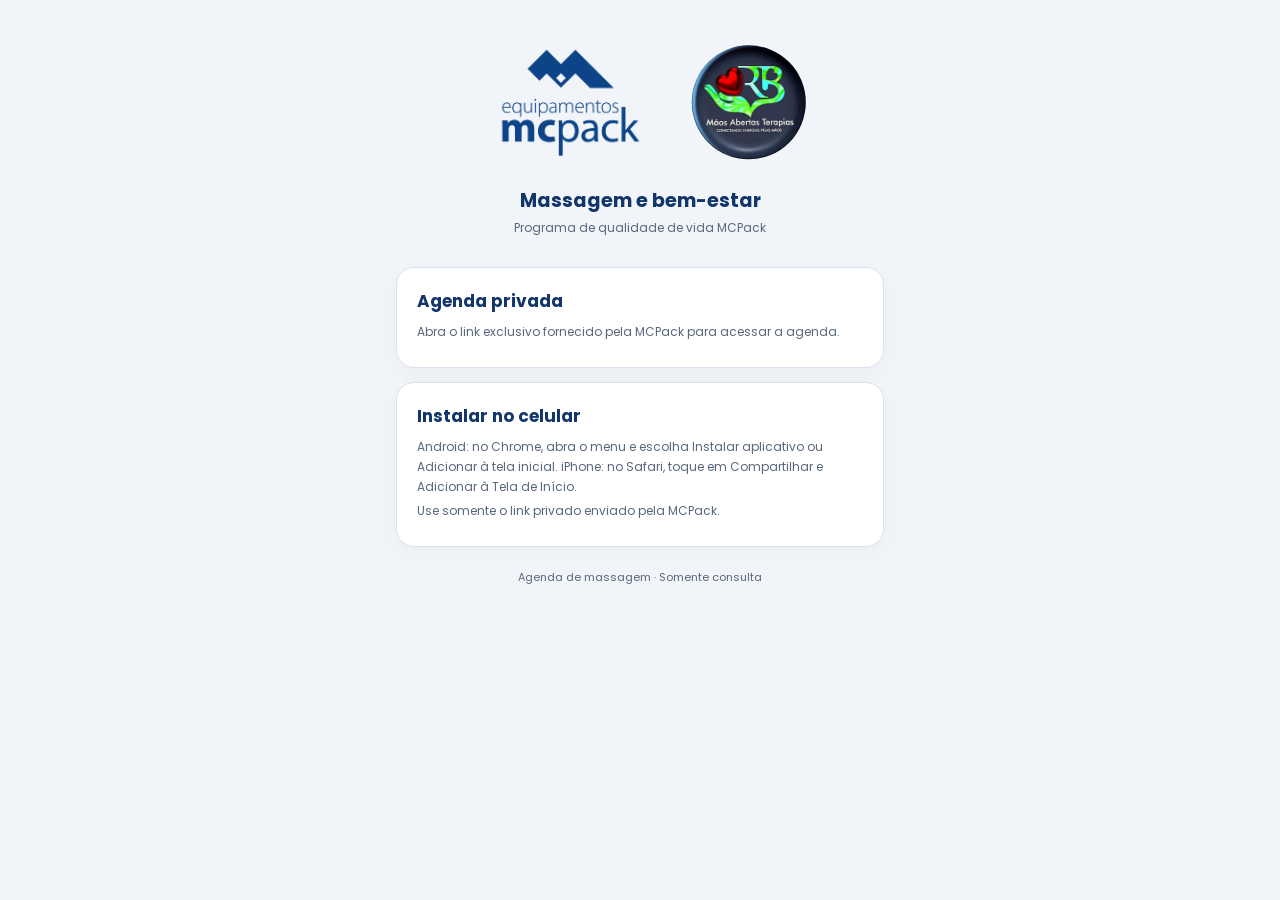
<file: massagem/index.html>
<!doctype html><html lang="pt-BR"><head><meta charset="utf-8"><meta name="viewport" content="width=device-width,initial-scale=1,viewport-fit=cover"><meta name="theme-color" content="#144387"><meta name="referrer" content="no-referrer"><meta name="apple-mobile-web-app-capable" content="yes"><title>Massagem e bem-estar</title><link rel="manifest" href="./manifest.webmanifest"><link rel="icon" href="./icon.svg"><link href="https://fonts.googleapis.com/css2?family=Poppins:wght@400;500;600;700&display=swap" rel="stylesheet"><style>
*{box-sizing:border-box}body{margin:0;background:#f1f4f8;color:#12356b;font:14px Poppins,system-ui,sans-serif}main{max-width:520px;margin:auto;padding:20px 16px calc(28px + env(safe-area-inset-bottom))}header{display:flex;align-items:center;gap:12px;margin:8px 0 24px}header{flex-direction:column;text-align:center;gap:12px}.brand-logos{display:flex;align-items:center;justify-content:center;gap:20px;width:100%}.brand-logos img{display:block;object-fit:contain;flex:none;height:auto}.brand-logos .mcpack-logo{width:clamp(150px,44vw,200px)}.brand-logos .terapias-logo{width:clamp(94px,25vw,120px);aspect-ratio:1;clip-path:circle(47.5% at 49% 50%)}header>div{min-width:0}h1{font-size:19px;line-height:1.3;margin:0}p{margin:5px 0;color:#58677d;font-size:12px;line-height:1.65}h2{font-size:17px;margin:0 0 8px}.card{background:white;border:1px solid #dbe2ed;border-radius:18px;padding:20px;margin-bottom:14px;box-shadow:0 6px 24px #14356b08}.top{display:flex;align-items:center;justify-content:space-between;gap:12px}.stats{display:grid;grid-template-columns:1fr 1fr;gap:10px;margin-top:15px}.stat{background:#f1f5fa;border-radius:12px;padding:12px}.stat strong{display:block;font-size:24px}.stat span{font-size:11px;color:#58677d}.row{display:grid;grid-template-columns:62px minmax(0,1fr) auto;align-items:center;gap:12px;padding:15px 0;border-bottom:1px solid #e8edf4}.row:last-child{border:0}.hour{font-weight:700;font-size:15px;font-variant-numeric:tabular-nums}.name{font-weight:500;overflow-wrap:anywhere}.tag{font-size:10px;background:#e9f3ed;color:#246845;border-radius:20px;padding:5px 9px}.free{background:#f0f2f6;color:#58677d}button{font:inherit;color:#144387;background:#fff;border:1px solid #ccd8e8;border-radius:12px;padding:11px 14px;min-height:44px;cursor:pointer}button:focus-visible{outline:3px solid #6097df}footer{text-align:center;color:#58677d;font-size:11px;padding:8px} [hidden]{display:none!important}
</style></head><body><main><header><div class="brand-logos"><img class="mcpack-logo" src="./Logo%20-%20Vertical.png" alt="Equipamentos MCPack"><img class="terapias-logo" src="./logo-maos-abertas-terapias.jpeg" alt="Mãos Abertas Terapias"></div><div><h1>Massagem e bem-estar</h1><p>Programa de qualidade de vida MCPack</p></div></header><section class="card" id="status" role="status"><h2>Consultando agenda…</h2></section><section class="card" id="agenda" hidden><div class="top"><div><h2>Agenda de atendimentos</h2><p id="date"></p></div><button id="refresh" type="button" aria-label="Atualizar agenda">Atualizar</button></div><div class="stats"><div class="stat"><strong id="booked">0</strong><span>Agendados</span></div><div class="stat"><strong id="free">16</strong><span>Livres</span></div></div><div id="rows"></div></section><section class="card"><h2>Instalar no celular</h2><p>Android: no Chrome, abra o menu e escolha Instalar aplicativo ou Adicionar à tela inicial. iPhone: no Safari, toque em Compartilhar e Adicionar à Tela de Início.</p><button id="install" hidden>Instalar aplicativo</button><p>Use somente o link privado enviado pela MCPack.</p></section><footer>Agenda de massagem · Somente consulta</footer></main><script>
const $=id=>document.getElementById(id);let token="";try{const incoming=new URLSearchParams(location.hash.slice(1)).get("acesso");if(incoming&&/^[a-f0-9]{64}$/.test(incoming)){localStorage.setItem("massagem_access_v1",incoming);history.replaceState(null,"",location.pathname+location.search);}token=localStorage.getItem("massagem_access_v1")||"";}catch{}
function message(title,detail){const h=document.createElement("h2"),p=document.createElement("p");h.textContent=title;p.textContent=detail;$("status").replaceChildren(h,p);$("status").hidden=false;$("agenda").hidden=true;$("rows").replaceChildren();}
let busy=false;
async function refresh(){if(busy)return;if(!token){message("Agenda privada","Abra o link exclusivo fornecido pela MCPack para acessar a agenda.");return;}busy=true;try{const r=await fetch("https://igsoruvlyvydocdfatde.supabase.co/functions/v1/massagem-renata",{method:"POST",headers:{"Content-Type":"application/json","Authorization":"Bearer "+token},body:"{}",cache:"no-store"});const d=await r.json();if(!r.ok||!d.ok){message("Agenda indisponível",r.status===401?"Acesso inválido ou expirado. Solicite um novo link à MCPack.":"Não foi possível consultar a agenda. Tente novamente.");return;}if(!d.date){message("Nenhuma agenda aberta","Os horários serão exibidos assim que a próxima agenda for liberada.");return;}const bookings=new Map(d.bookings.map(b=>[b.slot,b.name]));$("date").textContent=new Date(d.date+"T12:00:00-03:00").toLocaleDateString("pt-BR",{weekday:"long",day:"2-digit",month:"long",timeZone:"America/Sao_Paulo"});$("booked").textContent=bookings.size;$("free").textContent=16-bookings.size;const rows=[];for(let i=0;i<16;i++){const row=document.createElement("div");row.className="row";const hour=document.createElement("span"),name=document.createElement("span"),tag=document.createElement("span");hour.className="hour";hour.textContent=String(9+Math.floor(i/4)).padStart(2,"0")+":"+String(i%4*15).padStart(2,"0");name.className="name";name.textContent=bookings.get(i)||"Horário livre";tag.className="tag"+(bookings.has(i)?"":" free");tag.textContent=bookings.has(i)?"Agendado":"Livre";row.append(hour,name,tag);rows.push(row);}$("rows").replaceChildren(...rows);$("status").hidden=true;$("agenda").hidden=false;}catch{message("Sem conexão","A agenda não está disponível offline. Verifique a internet.");}finally{busy=false;}}
$("refresh").onclick=refresh;refresh();setInterval(()=>{if(!document.hidden)refresh()},15000);document.addEventListener("visibilitychange",()=>{if(!document.hidden)refresh()});let installEvent;window.addEventListener("beforeinstallprompt",e=>{e.preventDefault();installEvent=e;$("install").hidden=false;});$("install").onclick=async()=>{if(installEvent){await installEvent.prompt();installEvent=null;$("install").hidden=true;}};if("serviceWorker"in navigator)navigator.serviceWorker.register("./sw.js").catch(()=>{});
</script></body></html>
</file>
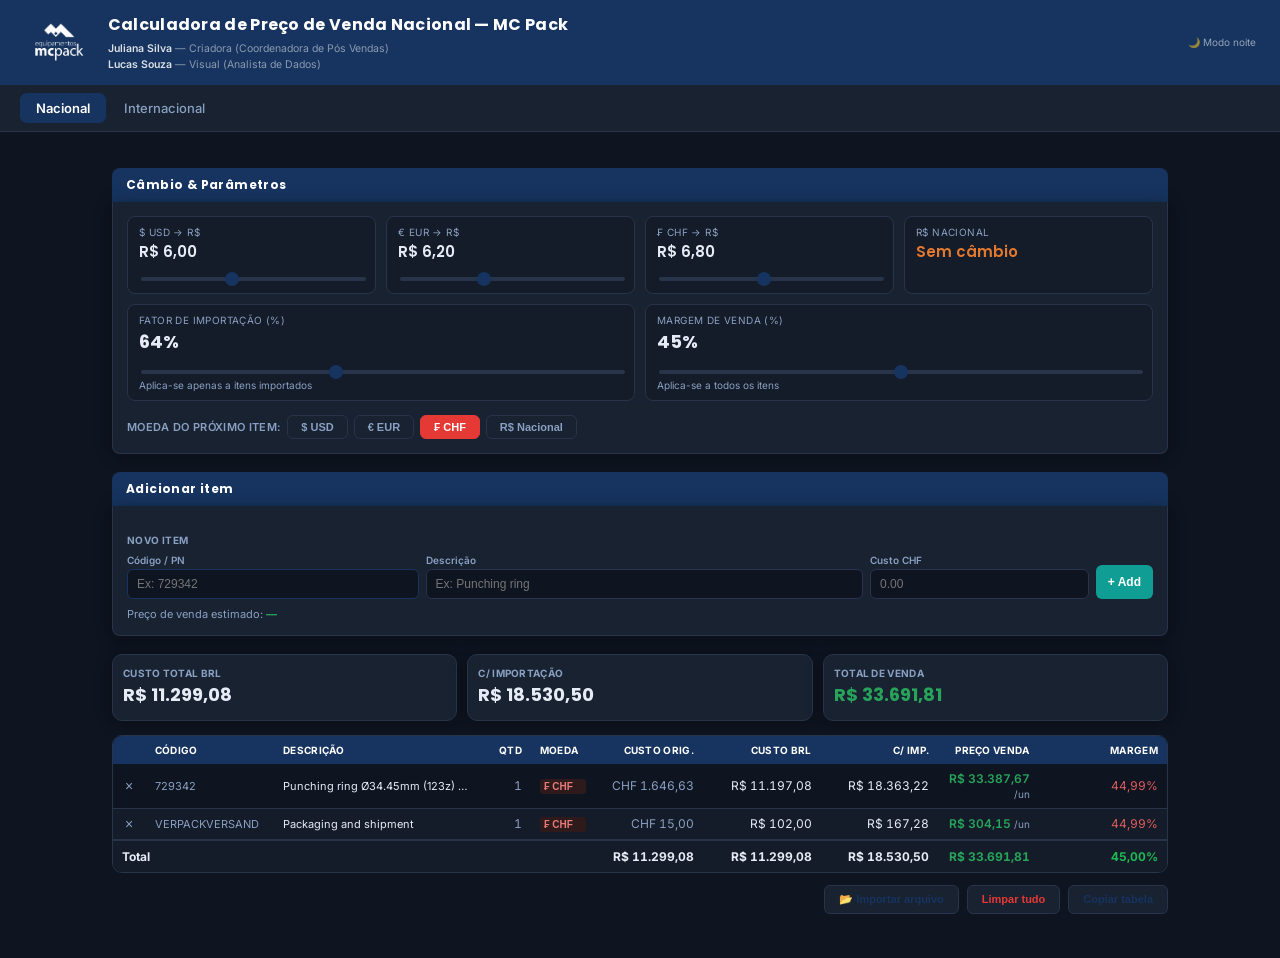
<file: calculadora_preco_venda/calculadora_preco_venda.html>
<!DOCTYPE html>
<html lang="pt-BR"><head><meta charset="utf-8">
<meta name="viewport" content="width=device-width, initial-scale=1.0">
<title>MC-PACK | Calculadora de Preço de Venda</title>
<link href="https://fonts.googleapis.com/css2?family=Poppins:wght@300;400;500;600;700;800&family=Inter:wght@300;400;500;600&display=swap" rel="stylesheet">
<style>
:root{
  --navy:#1a4fa0; --navy-2:#134488; --navy-dark:#0d2d6b; --ink:#0d2d6b;
  --paper:#f0f4f8; --paper2:#e8edf3; --card:#ffffff; --line:#d4dce8; --muted:#6b82a8;
  --teal:#0f9d94; --orange:#e2792e; --red:#e53935; --green:#28a35a; --yellow:#e0ab1c;
  --radius:10px; --card-shadow:0 2px 16px rgba(26,79,160,0.10);
  font-family:'Inter',-apple-system,BlinkMacSystemFont,'Segoe UI',sans-serif;
}
body.night{
  --navy:#16345f; --navy-2:#112a4d; --navy-dark:#0a1c38; --ink:#e6ecf5;
  --paper:#0e1420; --paper2:#141b29; --card:#182231; --line:#28344a; --muted:#8aa0c2;
  --card-shadow:0 2px 16px rgba(0,0,0,0.35);
}
*{box-sizing:border-box;}
body{margin:0;background:var(--paper);color:var(--ink);font-size:13.5px;transition:background .3s,color .3s;}
::-webkit-scrollbar{height:8px;width:8px;} ::-webkit-scrollbar-thumb{background:#c3ceda;border-radius:4px;}
.topbar{background:var(--navy);color:#fff;padding:12px 24px;display:flex;align-items:center;justify-content:space-between;box-shadow:0 1px 0 rgba(255,255,255,0.08);flex-wrap:wrap;gap:10px;}
.brand{display:flex;align-items:center;gap:14px;}
.brand .logo-img{height:52px;width:auto;display:block;object-fit:contain;}
.brand h1{font-family:'Poppins',sans-serif;font-size:16px;margin:0;font-weight:700;letter-spacing:.3px;}
.brand .sub{font-size:11px;color:rgba(255,255,255,0.6);font-weight:400;margin-top:1px;}
.brand .credits{font-size:10.5px;color:rgba(255,255,255,0.5);font-weight:400;margin-top:4px;line-height:1.5;}
.brand .credits b{color:rgba(255,255,255,0.85);font-weight:600;}
.badge-theme{font-size:10px;color:rgba(255,255,255,0.55);text-align:right;white-space:nowrap;align-self:center;}
.tabs{display:flex;background:var(--card);padding:8px 20px;gap:2px;border-bottom:1px solid var(--line);}
.tab-btn{background:transparent;border:none;color:var(--muted);padding:7px 16px;font-family:'Inter',sans-serif;font-size:13px;font-weight:500;cursor:pointer;border-radius:7px;transition:.18s;}
.tab-btn:hover{color:var(--ink);background:rgba(26,79,160,0.08);}
.tab-btn.active{background:var(--navy);color:#fff;font-weight:600;}
.wrap{max-width:1100px;margin:0 auto;padding:18px 22px 40px;}
.sec-title{background:var(--navy);color:#fff;font-family:'Poppins',sans-serif;font-size:12px;font-weight:700;letter-spacing:.4px;padding:8px 14px;border-radius:8px 8px 0 0;margin-top:18px;}
.sec-body{background:var(--card);border:1px solid var(--line);border-top:none;border-radius:0 0 8px 8px;padding:14px;box-shadow:var(--card-shadow);}
.cambios{display:grid;grid-template-columns:repeat(4,1fr);gap:10px;}
.cm{background:var(--paper2);border:1px solid var(--line);border-radius:8px;padding:9px 11px;}
.cm-lbl{font-size:10px;color:var(--muted);margin-bottom:2px;text-transform:uppercase;letter-spacing:.04em}
.cm-val{font-family:'Poppins',sans-serif;font-size:15px;font-weight:600;color:var(--ink);margin-bottom:5px}
.cm-val.orange{color:var(--orange)}
input[type=range]{width:100%;height:4px;border-radius:2px;-webkit-appearance:none;background:var(--line);outline:none;cursor:pointer}
input[type=range]::-webkit-slider-thumb{-webkit-appearance:none;width:14px;height:14px;border-radius:50%;background:var(--navy);cursor:pointer}
.params{display:grid;grid-template-columns:1fr 1fr;gap:10px;}
.pc{background:var(--paper2);border:1px solid var(--line);border-radius:8px;padding:9px 11px}
.pc-lbl{font-size:10px;color:var(--muted);text-transform:uppercase;letter-spacing:.04em;margin-bottom:2px}
.pc-val{font-family:'Poppins',sans-serif;font-size:18px;font-weight:700;color:var(--ink);margin-bottom:6px}
.pc-sub{font-size:10px;color:var(--muted);margin-top:2px}
.toggle{display:flex;gap:6px;margin-top:14px;align-items:center;flex-wrap:wrap}
.toggle-lbl{font-size:11px;color:var(--muted);font-weight:600;text-transform:uppercase;letter-spacing:.03em}
.tb{padding:5px 13px;border-radius:6px;font-size:11px;font-weight:600;cursor:pointer;border:1px solid var(--line);background:var(--card);color:var(--muted);transition:all .15s}
.tb.au{background:#2e6fe2;color:#fff;border-color:#2e6fe2}
.tb.ae{background:var(--green);color:#fff;border-color:var(--green)}
.tb.ac{background:var(--red);color:#fff;border-color:var(--red)}
.tb.ab{background:var(--orange);color:#fff;border-color:var(--orange)}
.inp-area{margin-top:14px;}
.inp-lbl{font-size:10px;color:var(--muted);text-transform:uppercase;letter-spacing:.04em;margin-bottom:8px;font-weight:700}
.inp-row{display:grid;grid-template-columns:1fr 1.5fr .75fr auto;gap:7px;align-items:end}
.fi label{font-size:10px;color:var(--muted);display:block;margin-bottom:3px;font-weight:600}
.fi input{background:var(--paper);border:1px solid var(--line);border-radius:6px;padding:7px 9px;color:var(--ink);font-size:12px;width:100%;outline:none}
.fi input:focus{border-color:var(--navy)}
.btn-add{background:var(--teal);color:#fff;border:none;border-radius:6px;padding:7px 12px;font-size:12px;font-weight:600;cursor:pointer;height:34px;white-space:nowrap}
.tots{display:grid;grid-template-columns:repeat(3,1fr);gap:10px;margin-top:18px;}
.tc2{background:var(--card);border:1px solid var(--line);border-radius:var(--radius);padding:12px 10px;box-shadow:var(--card-shadow);}
.tc2-lbl{font-size:10px;color:var(--muted);margin-bottom:2px;text-transform:uppercase;letter-spacing:.03em;font-weight:700}
.tc2-val{font-family:'Poppins',sans-serif;font-size:18px;font-weight:700;color:var(--ink)}
.tc2-val.g{color:var(--green)}
.tbl-w{overflow-x:auto;overflow-y:auto;max-height:420px;margin-top:14px;border:1px solid var(--line);border-radius:var(--radius);}
table{border-collapse:collapse;width:100%;min-width:820px;font-size:12px}
thead th{background:var(--navy);color:#fff;text-align:left;padding:8px 9px;font-size:10px;text-transform:uppercase;letter-spacing:.3px;position:sticky;top:0;white-space:nowrap;z-index:1}
thead th.r{text-align:right}
tbody td{padding:7px 9px;border-bottom:1px solid var(--line);color:var(--ink);vertical-align:middle}
tbody tr:nth-child(even){background:var(--paper2);}
tbody tr:hover{background:rgba(26,79,160,0.08);}
td.r{text-align:right;font-variant-numeric:tabular-nums}
td.cod{color:var(--muted);font-size:11px}
td.dsc{font-size:11px;overflow:hidden;text-overflow:ellipsis;white-space:nowrap;max-width:160px}
.del{background:none;border:none;color:var(--muted);cursor:pointer;font-size:14px;padding:0 3px}
.del:hover{color:var(--red)}
tfoot td{padding:8px 9px;background:var(--paper2);color:var(--ink);font-weight:700;border-top:2px solid var(--line);position:sticky;bottom:0;font-size:12px}
tfoot td.r{text-align:right}
.empty{text-align:center;padding:28px;color:var(--muted);font-size:12px}
.acts{display:flex;gap:8px;margin-top:12px;justify-content:flex-end;flex-wrap:wrap}
.btn-s{background:var(--card);color:var(--navy);border:1px solid var(--line);border-radius:6px;padding:7px 14px;font-size:11px;font-weight:600;cursor:pointer}
.btn-s:hover{border-color:var(--navy);background:rgba(26,79,160,0.08);}
.btn-d{background:var(--card);color:var(--red);border:1px solid var(--line);border-radius:6px;padding:7px 14px;font-size:11px;font-weight:600;cursor:pointer}
.btn-d:hover{background:rgba(229,57,53,0.08);}
.tag-u{display:inline-block;background:#1c2535;color:#7ab0e8;font-size:10px;padding:1px 5px;border-radius:3px;font-weight:600}
.tag-e{display:inline-block;background:#1e2a1c;color:#7ec87a;font-size:10px;padding:1px 5px;border-radius:3px;font-weight:600}
.tag-c{display:inline-block;background:#2e1a1a;color:#e87a7a;font-size:10px;padding:1px 5px;border-radius:3px;font-weight:600}
.tag-b{display:inline-block;background:#2e2200;color:#f0a500;font-size:10px;padding:1px 5px;border-radius:3px;font-weight:600}
.moe-sel{font-size:10px;font-weight:700;padding:2px 4px;border-radius:3px;border:none;cursor:pointer;outline:none;appearance:none;-webkit-appearance:none;}
.moe-sel.ms-u{background:#1c2535;color:#7ab0e8}
.moe-sel.ms-e{background:#1e2a1c;color:#7ec87a}
.moe-sel.ms-c{background:#2e1a1a;color:#e87a7a}
.moe-sel.ms-b{background:#2e2200;color:#f0a500}
</style></head><body>

<div class="topbar">
  <div class="brand">
    <img class="logo-img" src="[data-uri]" alt="MC-PACK">
    <div>
      <h1 id="ttl">Calculadora de Preço de Venda Nacional — MC Pack</h1>
      <div class="credits">
        <div><b>Juliana Silva</b> — Criadora (Coordenadora de Pós Vendas)</div>
        <div><b>Lucas Souza</b> — Visual (Analista de Dados)</div>
      </div>
    </div>
  </div>
  <div class="badge-theme" id="theme-badge">☀️ Modo dia</div>
</div>

<div class="tabs">
  <button class="tab-btn active" id="tab-nac" onclick="switchTab('NAC')">Nacional</button>
  <button class="tab-btn" id="tab-intl" onclick="switchTab('INTL')">Internacional</button>
</div>

<div class="wrap">

<div class="sec-title">Câmbio &amp; Parâmetros</div>
<div class="sec-body">
<div class="cambios">
  <div class="cm"><div class="cm-lbl">$ USD → R$</div><div class="cm-val" id="dv-usd">R$ 6,00</div><input type="range" id="sl-usd" min="4" max="9" step="0.05" value="6.00"></div>
  <div class="cm"><div class="cm-lbl">€ EUR → R$</div><div class="cm-val" id="dv-eur">R$ 6,20</div><input type="range" id="sl-eur" min="4" max="10" step="0.05" value="6.20"></div>
  <div class="cm"><div class="cm-lbl">₣ CHF → R$</div><div class="cm-val" id="dv-chf">R$ 6,80</div><input type="range" id="sl-chf" min="4" max="10" step="0.05" value="6.80"></div>
  <div class="cm"><div class="cm-lbl">R$ Nacional</div><div class="cm-val orange">Sem câmbio</div></div>
</div>

<div class="params" id="panel-nac-params" style="margin-top:10px">
  <div class="pc"><div class="pc-lbl">Fator de importação (%)</div><div class="pc-val" id="dv-fat">64%</div><input type="range" id="sl-fat" min="40" max="100" step="1" value="64"><div class="pc-sub">Aplica-se apenas a itens importados</div></div>
  <div class="pc"><div class="pc-lbl">Margem de venda (%)</div><div class="pc-val" id="dv-mg">45%</div><input type="range" id="sl-mg" min="20" max="70" step="1" value="45"><div class="pc-sub">Aplica-se a todos os itens</div></div>
</div>

<div class="params" id="panel-intl-params" style="display:none;grid-template-columns:1fr;margin-top:10px">
  <div class="pc"><div class="pc-lbl">Margem de venda internacional (%)</div><div class="pc-val" id="dv-intl">46%</div><input type="range" id="sl-intl" min="20" max="70" step="1" value="46"><div class="pc-sub">Preço de venda = Custo original ÷ (1 − margem), mesma moeda do item</div></div>
</div>

<div class="toggle">
  <span class="toggle-lbl">Moeda do próximo item:</span>
  <button class="tb" id="b-usd" onclick="setM('USD')">$ USD</button>
  <button class="tb" id="b-eur" onclick="setM('EUR')">€ EUR</button>
  <button class="tb ac" id="b-chf" onclick="setM('CHF')">₣ CHF</button>
  <button class="tb" id="b-brl" onclick="setM('BRL')">R$ Nacional</button>
</div>
</div>

<div class="sec-title">Adicionar item</div>
<div class="sec-body">
<div class="inp-area">
  <div class="inp-lbl">Novo item</div>
  <div class="inp-row">
    <div class="fi"><label>Código / PN</label><input id="ic" placeholder="Ex: 729342" type="text"></div>
    <div class="fi"><label>Descrição</label><input id="id2" placeholder="Ex: Punching ring" type="text"></div>
    <div class="fi"><label id="il">Custo CHF</label><input id="iv" placeholder="0.00" type="number" min="0" step="0.01"></div>
    <button class="btn-add" onclick="add()">+ Add</button>
  </div>
  <div id="preview" style="font-size:11px;color:var(--muted);margin-top:8px">Preço de venda estimado: <b style="color:var(--green)">—</b></div>
</div>
</div>

<div class="tots">
  <div class="tc2"><div class="tc2-lbl" id="lbl-tt-b">Custo total BRL</div><div class="tc2-val" id="tt-b">—</div></div>
  <div class="tc2"><div class="tc2-lbl" id="lbl-tt-i">C/ importação</div><div class="tc2-val" id="tt-i">—</div></div>
  <div class="tc2"><div class="tc2-lbl">Total de venda</div><div class="tc2-val g" id="tt-v">—</div></div>
</div>

<div class="tbl-w"><table>
  <colgroup><col style="width:3%"><col style="width:12%"><col style="width:19%"><col style="width:5%"><col style="width:6%"><col style="width:10%"><col style="width:11%"><col style="width:11%"><col style="width:8%"><col style="width:12%"></colgroup>
  <thead><tr><th></th><th>Código</th><th>Descrição</th><th class="r">Qtd</th><th>Moeda</th><th class="r">Custo orig.</th><th class="r" id="th-brl">Custo BRL</th><th class="r" id="th-imp">C/ imp.</th><th class="r">Preço venda</th><th class="r">Margem</th></tr></thead>
  <tbody id="tb"></tbody>
  <tfoot id="tf" style="display:none"><tr><td colspan="5">Total</td><td class="r" id="f-b">—</td><td class="r" id="f-bi">—</td><td class="r" id="f-i">—</td><td class="r" style="color:var(--green)" id="f-v">—</td><td class="r" id="f-mg">—</td></tr></tfoot>
</table></div>

<div class="acts">
  <button class="btn-s" onclick="document.getElementById('imp-file').click()">📂 Importar arquivo</button>
  <input type="file" id="imp-file" accept=".csv,.xlsx,.xls" style="display:none">
  <button class="btn-d" onclick="clr()">Limpar tudo</button>
  <button class="btn-s" onclick="cpy()">Copiar tabela</button>
</div>
<div id="imp-msg" style="font-size:11px;color:var(--muted);text-align:right;margin-top:4px"></div>

</div>

<script>
const f2=v=>v.toLocaleString('pt-BR',{minimumFractionDigits:2,maximumFractionDigits:2});
const brl=v=>'R$\u00a0'+f2(v);
const trunc2=v=>Math.trunc(v*100)/100;
const fmt=(v,m)=>({USD:'US$\u00a0',EUR:'€\u00a0',CHF:'CHF\u00a0',BRL:'R$\u00a0'}[m]||'')+f2(v);
const tags={USD:'<span class="tag-u">$ USD</span>',EUR:'<span class="tag-e">€ EUR</span>',CHF:'<span class="tag-c">₣ CHF</span>',BRL:'<span class="tag-b">R$ NAC</span>'};
const moeSelClass={USD:'ms-u',EUR:'ms-e',CHF:'ms-c',BRL:'ms-b'};
function moeSelect(id,m){
  return `<select class="moe-sel ${moeSelClass[m]}" onchange="changeItemMoeda(${id},this.value)">
    <option value="USD"${m==='USD'?' selected':''}>$ USD</option>
    <option value="EUR"${m==='EUR'?' selected':''}>€ EUR</option>
    <option value="CHF"${m==='CHF'?' selected':''}>₣ CHF</option>
    <option value="BRL"${m==='BRL'?' selected':''}>R$ NAC</option>
  </select>`;
}
function changeItemMoeda(id,newM){
  const it=its.find(i=>i.id===id);
  if(it){ it.m=newM; ren(); }
}
let its=[],nid=1,moe='CHF',tab='NAC';

function switchTab(t){
  tab=t;
  document.getElementById('tab-nac').className='tab-btn'+(t==='NAC'?' active':'');
  document.getElementById('tab-intl').className='tab-btn'+(t==='INTL'?' active':'');
  document.getElementById('panel-nac-params').style.display=t==='NAC'?'':'none';
  document.getElementById('panel-intl-params').style.display=t==='INTL'?'':'none';
  document.getElementById('ttl').textContent='Calculadora de Preço de Venda '+(t==='NAC'?'Nacional':'Internacional')+' — MC Pack';
  document.getElementById('th-imp').textContent=t==='NAC'?'C/ imp.':'—';
  document.getElementById('lbl-tt-i').textContent=t==='NAC'?'C/ importação':'—';
  document.getElementById('th-brl').textContent=t==='NAC'?'Custo BRL':'—';
  document.getElementById('lbl-tt-b').textContent=t==='NAC'?'Custo total BRL':'—';
  ren();
}

function gc(m){if(m==='BRL')return 1;return parseFloat(document.getElementById('sl-'+m.toLowerCase()).value);}

function setM(m){
  moe=m;
  ['usd','eur','chf','brl'].forEach(x=>document.getElementById('b-'+x).className='tb');
  const cls={USD:'au',EUR:'ae',CHF:'ac',BRL:'ab'};
  document.getElementById('b-'+m.toLowerCase()).className='tb '+cls[m];
  document.getElementById('il').textContent='Custo '+m;
  its.forEach(it=>{ it.m=m; });
  ren();
  updatePreview();
}

function updatePreview(){
  const box=document.getElementById('preview');
  if(!box)return;
  const val=parseFloat(document.getElementById('iv').value);
  if(isNaN(val)||val<=0){ box.innerHTML='Preço de venda estimado: <b style="color:var(--green)">—</b>'; return; }
  const fat=parseFloat(document.getElementById('sl-fat').value)/100;
  const mg=parseFloat(document.getElementById('sl-mg').value)/100;
  const mgIntl=parseFloat(document.getElementById('sl-intl').value)/100;
  const c=gc(moe);
  const bU=moe==='BRL'?val:val*c;
  let pU,txt;
  if(tab==='NAC'){ const iU=moe==='BRL'?val:bU*(1+fat); pU=iU/(1-mg); txt=brl(pU); }
  else { pU=val/(1-mgIntl); txt=fmt(pU,moe); }
  box.innerHTML=`Preço de venda estimado (${moe}): <b style="color:var(--green)">${txt}</b>`;
}

function add(cod,dsc,val,qty,m){
  cod=cod!==undefined?cod:document.getElementById('ic').value.trim();
  dsc=dsc!==undefined?dsc:document.getElementById('id2').value.trim();
  val=val!==undefined?val:parseFloat(document.getElementById('iv').value);
  qty=qty!==undefined?qty:1; m=m!==undefined?m:moe;
  if(!cod||isNaN(val)||val<=0){document.getElementById('ic').focus();return;}
  its.push({id:nid++,cod,dsc:dsc||'—',val,qty,m});
  document.getElementById('ic').value=''; document.getElementById('id2').value=''; document.getElementById('iv').value='';
  document.getElementById('ic').focus(); ren(); updatePreview();
}
function del(id){its=its.filter(i=>i.id!==id);ren();}
function clr(){its=[];ren();}

function ren(){
  const fat=parseFloat(document.getElementById('sl-fat').value)/100;
  const mg=parseFloat(document.getElementById('sl-mg').value)/100;
  const div=1-mg;
  const mgIntl=parseFloat(document.getElementById('sl-intl').value)/100;
  document.getElementById('dv-fat').textContent=Math.round(fat*100)+'%';
  document.getElementById('dv-mg').textContent=Math.round(mg*100)+'%';
  document.getElementById('dv-intl').textContent=Math.round(mgIntl*100)+'%';
  ['usd','eur','chf'].forEach(x=>{const v=parseFloat(document.getElementById('sl-'+x).value);document.getElementById('dv-'+x).textContent='R$\u00a0'+v.toFixed(2).replace('.',',');});
  const tb=document.getElementById('tb'),tf=document.getElementById('tf');
  if(!its.length){tb.innerHTML='<tr><td colspan="9" class="empty">Nenhum item adicionado.<br>Use o formulário acima.</td></tr>';tf.style.display='none';['tt-b','tt-i','tt-v'].forEach(id=>document.getElementById(id).textContent='—');return;}
  tb.innerHTML=''; let tB=0,tI=0,tV=0,tCostBase=0,tOrig=0;
  const uniformM=its.every(it=>it.m===its[0].m)?its[0].m:null;
  its.forEach(({id,cod,dsc,val,qty,m})=>{
    const c=gc(m),bU=m==='BRL'?val:val*c;
    let iU,pU,costBase;
    if(tab==='NAC'){ iU=m==='BRL'?val:bU*(1+fat); pU=iU/div; costBase=iU; }
    else { iU=null; pU=val/(1-mgIntl); costBase=val; }
    const margPct=pU>0?((pU-costBase)/pU)*100:0;
    tB+=bU*qty; tI+=(iU!==null?iU:0)*qty; tV+=pU*qty; tCostBase+=costBase*qty; tOrig+=val*qty;
    const iCol=(tab==='NAC')?(m==='BRL'?'<td class="r" style="color:var(--muted);font-size:10px">—</td>':`<td class="r">${brl(iU*qty)}</td>`):'<td class="r" style="color:var(--muted);font-size:10px">—</td>';
    const brlCol=(tab==='NAC')?`<td class="r">${brl(bU*qty)}</td>`:'<td class="r" style="color:var(--muted);font-size:10px">—</td>';
    const vendaTxt=(tab==='NAC')?brl(pU):fmt(pU,m);
    const mgColor=margPct>=45?'#1DB954':'#e05c5c';
    const mgCol=`<td class="r" style="color:${mgColor}">${trunc2(margPct).toFixed(2).replace('.',',')}%</td>`;
    const tr=document.createElement('tr');
    tr.innerHTML=`<td><button class="del" onclick="del(${id})">×</button></td><td class="cod">${cod}</td><td class="dsc" title="${dsc}">${dsc}</td><td class="r" style="color:var(--muted)">${qty}</td><td>${moeSelect(id,m)}</td><td class="r" style="color:var(--muted)">${fmt(val,m)}</td>${brlCol}${iCol}<td class="r" style="color:var(--green);font-weight:600">${vendaTxt}<span style="font-size:10px;color:var(--muted);font-weight:400"> /un</span></td>${mgCol}`;
    tb.appendChild(tr);
  });
  tf.style.display='';
  const totMg=tV>0?((tV-tCostBase)/tV)*100:0;
  document.getElementById('f-mg').textContent=tV>0?trunc2(totMg).toFixed(2).replace('.',',')+'%':'—';
  document.getElementById('f-mg').style.color=tV>0?(totMg>=45?'#1DB954':'#e05c5c'):'#fff';
  if(tab==='NAC'){
    document.getElementById('f-b').textContent=brl(tB);
    document.getElementById('f-bi').textContent=brl(tB);
    document.getElementById('f-i').textContent=brl(tI);
    document.getElementById('f-v').textContent=brl(tV);
    document.getElementById('tt-b').textContent=brl(tB);
    document.getElementById('tt-i').textContent=brl(tI);
    document.getElementById('tt-v').textContent=brl(tV);
  } else {
    const origTxt=uniformM?fmt(tOrig,uniformM):tOrig.toFixed(2)+' (moedas variadas)';
    const vendaTxt=uniformM?fmt(tV,uniformM):tV.toFixed(2)+' (moedas variadas)';
    document.getElementById('f-b').textContent=origTxt;
    document.getElementById('f-bi').textContent='—';
    document.getElementById('f-i').textContent='—';
    document.getElementById('f-v').textContent=vendaTxt;
    document.getElementById('tt-b').textContent='—';
    document.getElementById('tt-i').textContent='—';
    document.getElementById('tt-v').textContent=vendaTxt;
  }
}

function cpy(){
  const fat=parseFloat(document.getElementById('sl-fat').value)/100,mg=parseFloat(document.getElementById('sl-mg').value)/100,div=1-mg;
  const mgIntl=parseFloat(document.getElementById('sl-intl').value)/100;
  let t='Código\tDescrição\tMoeda\tQtd\tCusto\tBRL\tC/imp\tPV\n';
  its.forEach(({cod,dsc,val,qty,m})=>{
    const c=gc(m),b=m==='BRL'?val*qty:val*c*qty;
    let i,pv;
    if(tab==='NAC'){ i=m==='BRL'?b:b*(1+fat); pv=(i/div)/qty; }
    else { i=null; pv=val/(1-mgIntl); }
    t+=`${cod}\t${dsc}\t${m}\t${qty}\t${val.toFixed(2)}\t${b.toFixed(2)}\t${i!==null?i.toFixed(2):'-'}\t${pv.toFixed(2)}\n`;
  });
  navigator.clipboard.writeText(t).catch(()=>{});
}

['sl-fat','sl-mg','sl-usd','sl-eur','sl-chf','sl-intl'].forEach(id=>document.getElementById(id).addEventListener('input',()=>{ren();updatePreview();}));
document.getElementById('iv').addEventListener('input',updatePreview);
document.getElementById('iv').addEventListener('keydown',e=>{if(e.key==='Enter')add();});
document.getElementById('ic').addEventListener('keydown',e=>{if(e.key==='Enter')document.getElementById('id2').focus();});
document.getElementById('id2').addEventListener('keydown',e=>{if(e.key==='Enter')document.getElementById('iv').focus();});

add('729342','Punching ring Ø34.45mm (123z) — c/ -5%',1646.63,1,'CHF');
add('VERPACKVERSAND','Packaging and shipment',15.00,1,'CHF');

// ---- Importar arquivo (CSV / XLSX) ----
function normHead(s){return String(s||'').trim().toLowerCase().normalize('NFD').replace(/[\u0300-\u036f]/g,'');}
const HMAP={
  cod:['codigo','codigo/pn','codigo / pn','cod','pn','part number','código','código / pn'],
  dsc:['descricao','desc','descrição'],
  val:['custo','valor','preco','preço','custo orig','custo original'],
  qty:['qtd','quantidade','qty'],
  moe:['moeda','currency','moeda de origem']
};
function findCol(headers,keys){
  const nh=headers.map(normHead);
  for(const k of keys){const i=nh.indexOf(normHead(k));if(i!==-1)return i;}
  return -1;
}
function parseMoeda(v){
  if(!v)return null;
  const s=String(v).trim().toUpperCase();
  if(s.includes('USD')||s==='$')return 'USD';
  if(s.includes('EUR')||s==='€')return 'EUR';
  if(s.includes('CHF')||s==='₣')return 'CHF';
  if(s.includes('BRL')||s.includes('R$')||s.includes('NACIONAL'))return 'BRL';
  return null;
}
function parseNum(v){
  if(typeof v==='number')return v;
  if(!v)return NaN;
  let s=String(v).trim().replace(/[^\d,.\-]/g,'');
  if(s.includes(',')&&s.includes('.')){
    if(s.lastIndexOf(',')>s.lastIndexOf('.')) s=s.replace(/\./g,'').replace(',','.');
    else s=s.replace(/,/g,'');
  } else if(s.includes(',')){ s=s.replace(',','.'); }
  return parseFloat(s);
}
function importRows(rows){
  if(!rows.length){setImpMsg('Arquivo vazio.',true);return;}
  let headers=rows[0].map(String), start=1;
  let ci=findCol(headers,HMAP.cod), di=findCol(headers,HMAP.dsc), vi=findCol(headers,HMAP.val), qi=findCol(headers,HMAP.qty), mi=findCol(headers,HMAP.moe);
  if(ci===-1&&vi===-1){ // sem cabeçalho reconhecível: assume ordem cod,dsc,val,qty,moeda e usa a 1a linha como dado
    ci=0; di=1; vi=2; qi=3; mi=4; start=0;
  }
  let added=0, skipped=0;
  for(let r=start;r<rows.length;r++){
    const row=rows[r]; if(!row||!row.length)continue;
    const cod=ci>=0?String(row[ci]??'').trim():'';
    const dsc=di>=0?String(row[di]??'').trim():'';
    const val=vi>=0?parseNum(row[vi]):NaN;
    const qty=qi>=0?(parseInt(row[qi])||1):1;
    const m=(mi>=0?parseMoeda(row[mi]):null)||moe;
    if(!cod||isNaN(val)||val<=0){skipped++;continue;}
    its.push({id:nid++,cod,dsc:dsc||'—',val,qty,m}); added++;
  }
  ren();
  setImpMsg(`${added} item(ns) importado(s)${skipped?`, ${skipped} ignorado(s)`:''}.`,false);
}
function setImpMsg(t,err){const e=document.getElementById('imp-msg');e.textContent=t;e.style.color=err?'#e05c5c':'#1DB954';}
function loadSheetJS(cb){
  if(window.XLSX){cb();return;}
  const s=document.createElement('script');
  s.src='https://cdnjs.cloudflare.com/ajax/libs/xlsx/0.18.5/xlsx.full.min.js';
  s.onload=cb; s.onerror=()=>setImpMsg('Falha ao carregar leitor de planilha.',true);
  document.head.appendChild(s);
}
// ---- Tema dia/noite automático (06h-18h dia, 18h-06h noite) ----
function applyTheme(){
  const h=new Date().getHours();
  const isNight=h<6||h>=18;
  document.body.classList.toggle('night',isNight);
  const badge=document.getElementById('theme-badge');
  if(badge) badge.textContent=isNight?'🌙 Modo noite':'☀️ Modo dia';
}
applyTheme();
setInterval(applyTheme,60000);

document.getElementById('imp-file').addEventListener('change',function(e){
  const file=e.target.files[0]; if(!file)return;
  setImpMsg('Lendo arquivo...',false);
  const isCsv=/\.csv$/i.test(file.name);
  const reader=new FileReader();
  reader.onload=function(ev){
    if(isCsv){
      loadSheetJS(function(){
        const wb=XLSX.read(ev.target.result,{type:'string'});
        const ws=wb.Sheets[wb.SheetNames[0]];
        importRows(XLSX.utils.sheet_to_json(ws,{header:1,raw:true,defval:''}));
      });
    } else {
      loadSheetJS(function(){
        const wb=XLSX.read(ev.target.result,{type:'array'});
        const ws=wb.Sheets[wb.SheetNames[0]];
        importRows(XLSX.utils.sheet_to_json(ws,{header:1,raw:true,defval:''}));
      });
    }
  };
  if(isCsv) reader.readAsText(file,'utf-8'); else reader.readAsArrayBuffer(file);
  e.target.value='';
});
</script>
</body></html>
</file>
